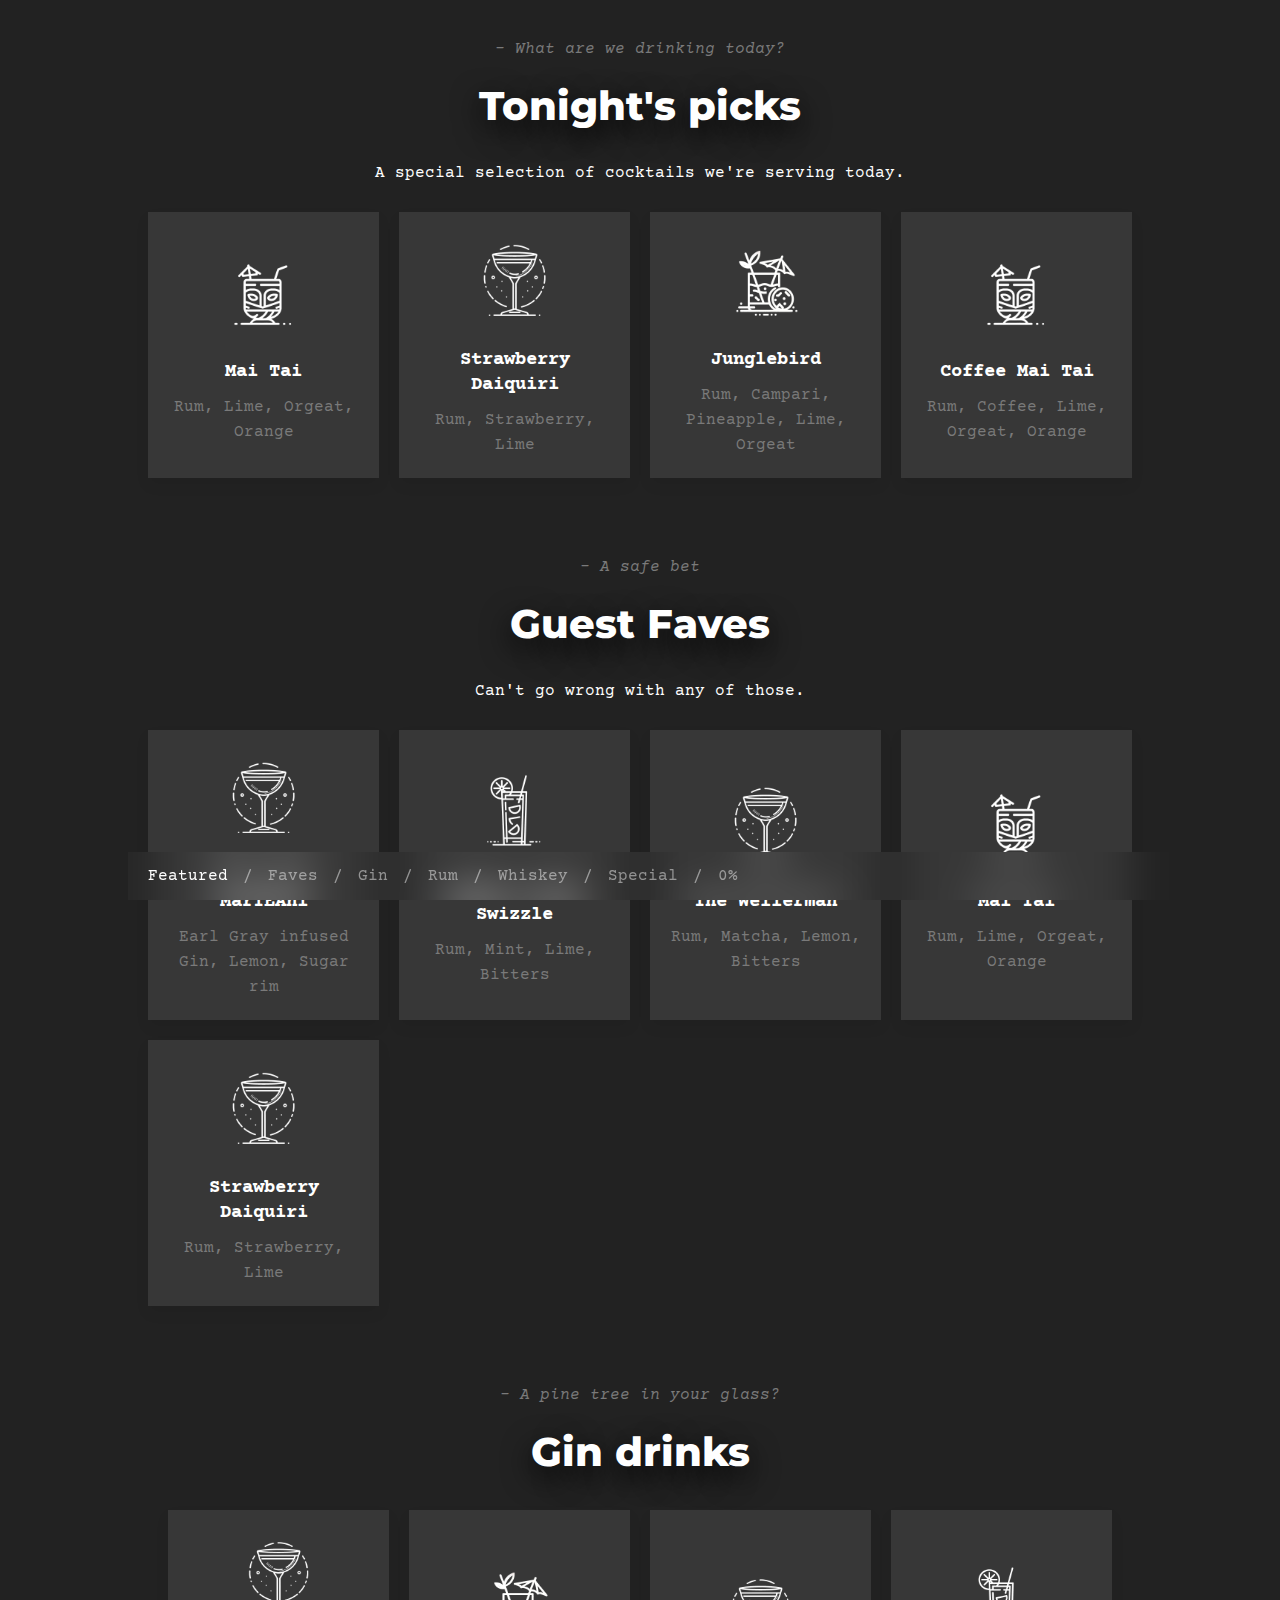
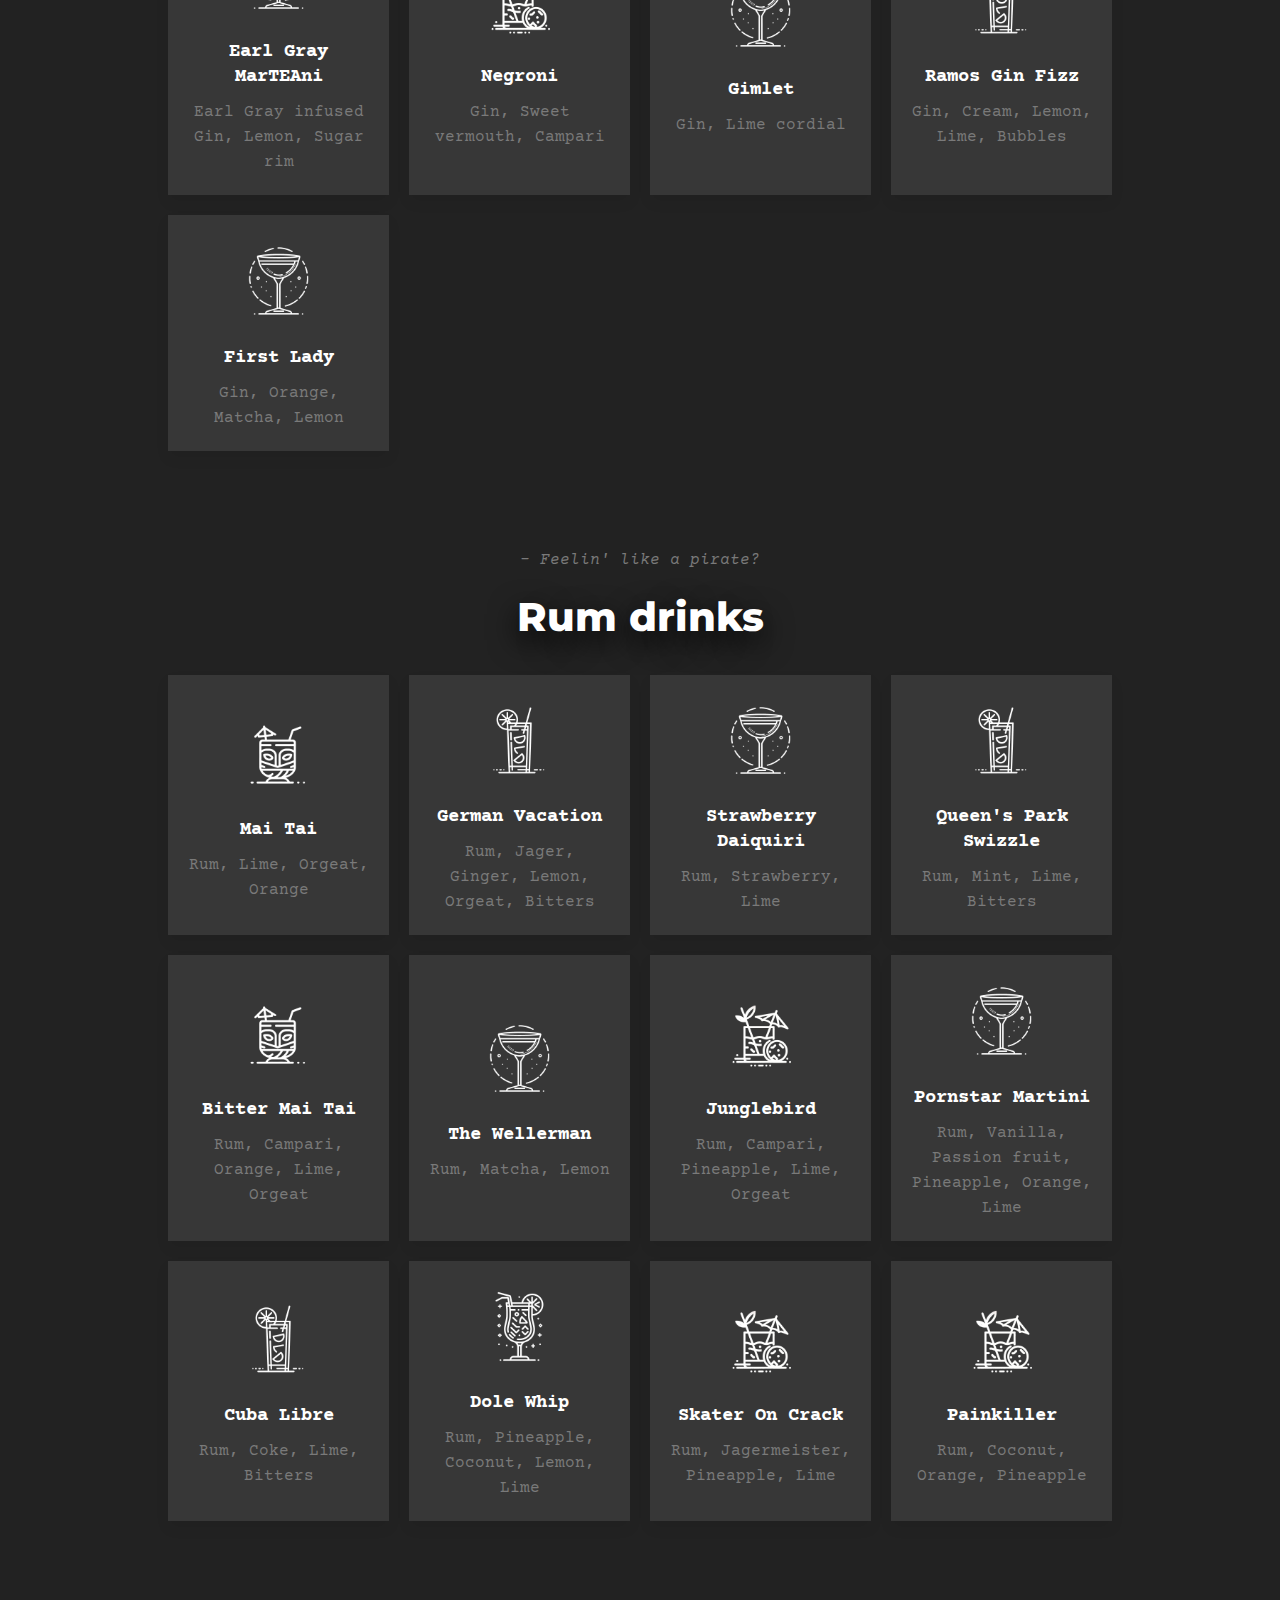
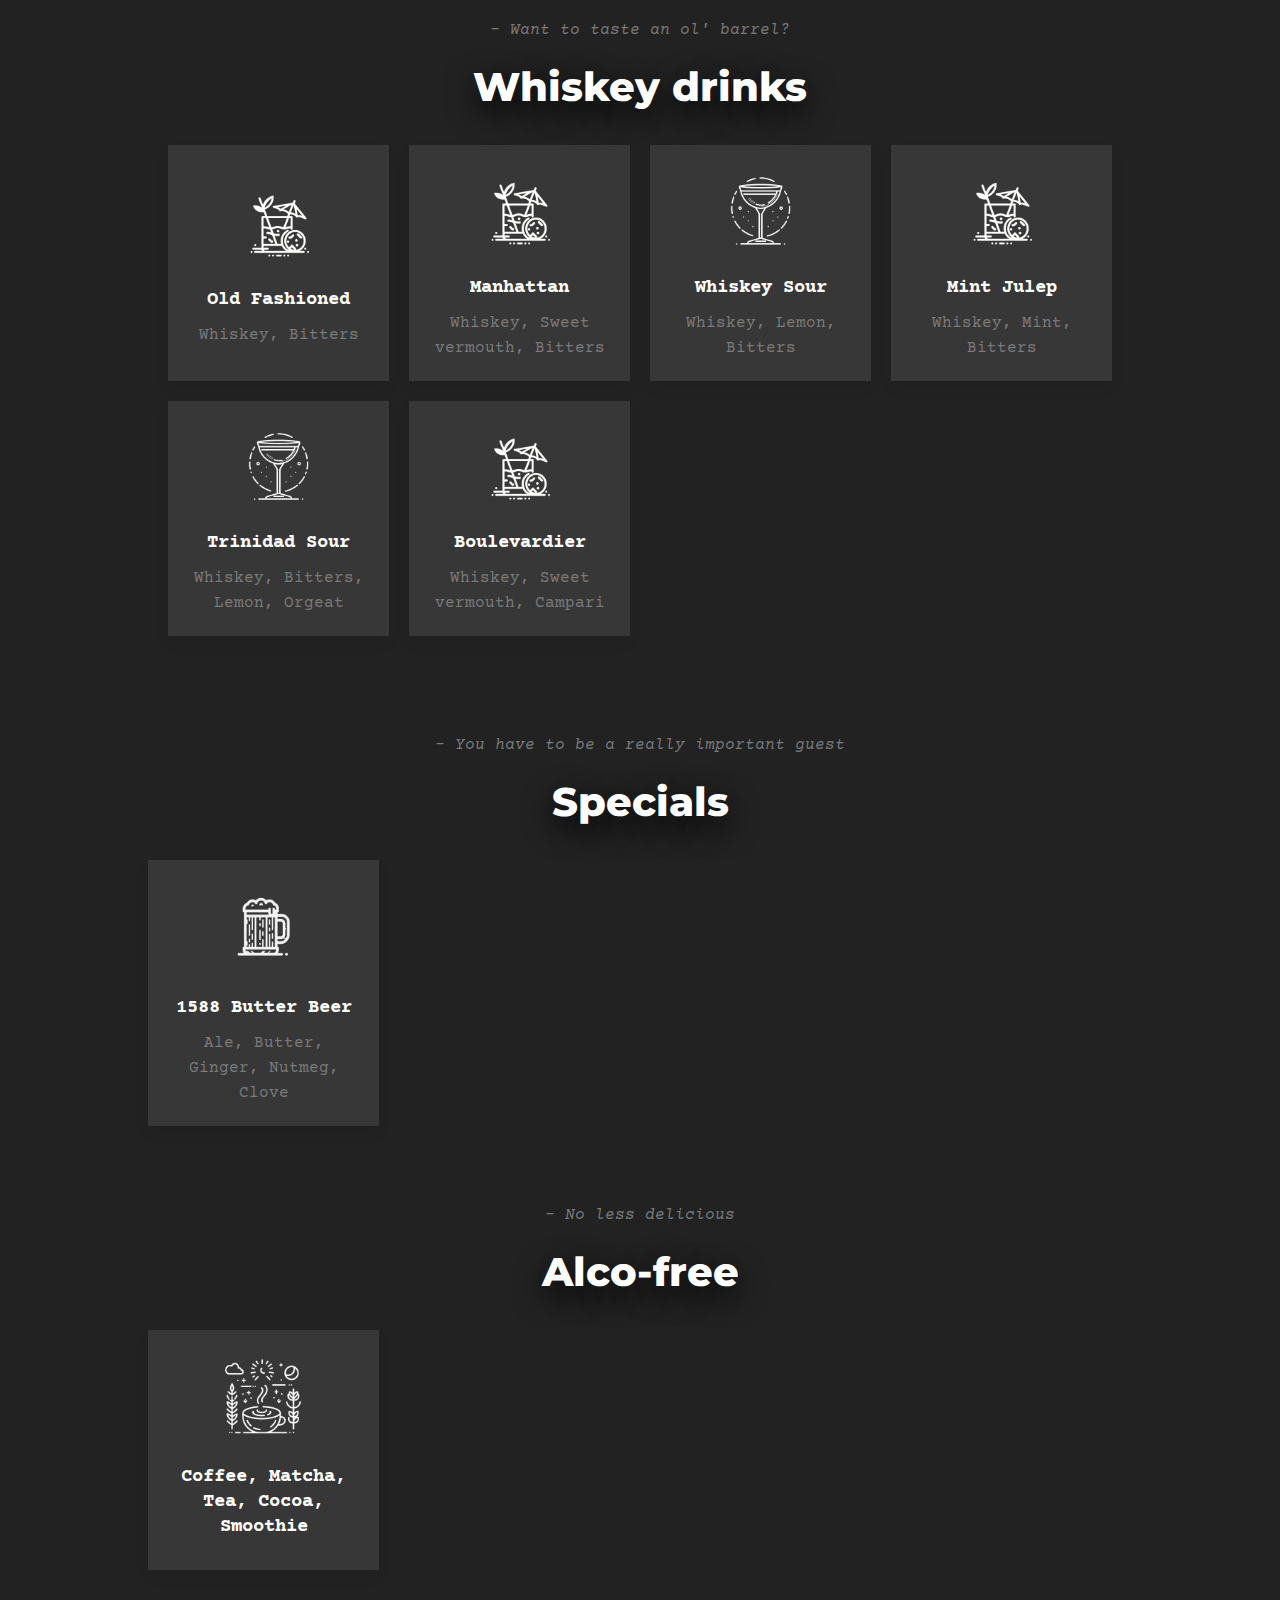
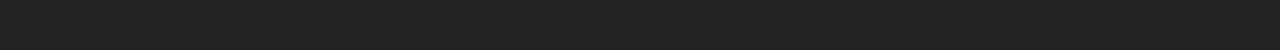
<file: index.html>
<!doctype html>

<html class="no-js" lang="en">
	<head>
		<meta charset="utf-8">
		<meta http-equiv="x-ua-compatible" content="ie=edge">
		<meta name="viewport" content="width=device-width, initial-scale=1">
    <link href="css/main.css" rel="stylesheet">
		<script defer src="js/main.js"></script>
		<script defer src="js/Tocca.min.js"></script>

		<link rel="icon" type="image/x-icon" href="favicon.ico">   

    <link rel="preconnect" href="https://fonts.googleapis.com">
    <link rel="preconnect" href="https://fonts.gstatic.com" crossorigin>
		<link href="https://fonts.googleapis.com/css2?family=Courier+Prime:ital@0;1&family=Montserrat:ital,wght@0,400;0,800;1,400&display=swap" rel="stylesheet">

		<title>Cocktail Menu</title>
		<meta name="theme-color" content="#222222">
		<!-- <meta name="description" content="Cocktail menu project. Get the code, tweak the settings, add recipies and you're good to go!"> -->
		<meta name="description" content="Yes I built my own cocktail menu. Yes that's actually quite useful.">

    <style>

      /*  

          Change color settings here by changing hex codes. 
          Preview the changes by clicking on "html" in DevTools and going to ":root" in styles. 
          Replace hex-code with "0" to disable the setting (ex. to disable text-shadow-color). 

      */

      :root {
        /*----- Main background and text color -----*/
        --main-bg-color: #222;
        --main-text-color: #fff;

        /*----- Card and section background color -----*/
        --card-bg-color: #373737;
        /* --section-bg-color: #ffffff; */

        /*----- Subdued text color -----*/
        --subdued-text-color: #7a7a7a;

        /*----- Heading text shadow -----*/
        --text-shadow: 0px 10px 30px #000;

        /*----- Neon sign color -----*/
        --neon-sign-color: #c8851c;

        /*----- Font families -----*/
        --heading-font: 'Montserrat', sans-serif;
        --body-font: 'Courier Prime', monospace;

        /*----- Quickly adjust font-size throughout the site -----*/
        --base-font-size: 10px;

        /*----- Adjusts body font size -----*/
        --body-font-size: 1.6rem;

        /*----- Some fonts have issues with line-height. Try different margin-bottoms -----*/
        --heading-margin-bottom: 3rem;
        --heading-margin-top: 2rem;
        --heading-font-line-height: 1.4;

        /*----- Section border -----*/
        /* --section-border: 3px solid #222; */

        /*----- Card icon width relative to the card -----*/
        --card-icon-width: 50%;   
      }

    </style>
	</head> 

	<body>



    <nav>
      <a href="#t">Featured</a> <span>/</span>
      <a href="#f">Faves</a> <span>/</span>
      <a href="#g">Gin</a> <span>/</span>
      <a href="#r">Rum</a> <span>/</span>
      <a href="#w">Whiskey</a> <span>/</span>
      <a href="#s">Special</a> <span>/</span>
      <a href="#0">0%</a>
    </nav>




    <section id="t" class="menu-slider">
			<p class="subtitle center">- What are we drinking today?</p>

      <!-- 
        Class options: 
          center - centers text
          desktop-center - centers text on desktop only
          mobile-center - centers text on mobile only
          text-shadow - adds a text shadow
          neon - adds pulsating neon sign-like effect
          neon-on-tap - enable neon sign-like effect on double-tap
      -->
			<h1 class="center text-shadow neon-on-load">
				Tonight's picks
			</h1>

			<p class="description center">A special selection of cocktails we're serving today.</p>

      <!-- 
        Class options: 
          vertical - switches to stacked card layout
          icons - adjusts image sizes to fit icons
          card-shadow - adds shadow to cards
          invert - inverts image color
      -->
			<div class="slider-wrapper vertical icons invert card-shadow center">

        <div class="card">
					<img src="img/tiki.webp" class="card__image">
					<p class="card__name">Mai Tai</p>
					<p class="card__recipe">Rum, Lime, Orgeat, Orange</p>
					<p class="card__formula">
            2 oz Rum 
            1 oz Lime
            0.5 oz Curacao 
            0.75 oz Orgeat
            0.25 oz Simple
          </p>
				</div>

        <div class="card">
					<img src="img/coupe.webp" class="card__image">
					<p class="card__name">Strawberry Daiquiri</p>
					<p class="card__recipe">Rum, Strawberry, Lime</p>
					<p class="card__formula">
            2:1:1
          </p>
				</div>

        <div class="card">
					<img src="img/rocks.webp" class="card__image">
					<p class="card__name">Junglebird</p>
					<p class="card__recipe">Rum, Campari, Pineapple, Lime, Orgeat</p>
					<p class="card__formula">
            1.5 oz Rum
            0.75 oz Campari
            1.5 oz Pineapple
            0.5 oz Lime
            0.5 oz Simple
          </p>
          <div class="palette">
            <color style="--color: #ffffff"></color>
            <color style="--color: rgb(238 123 59)"></color>
            <color style="--color: rgba(154,12,0,1)"></color>
          </div>
				</div>

        <!-- <div class="card">
					<img src="img/coupe.webp" class="card__image">
					<p class="card__name">Whiskey Sour</p>
					<p class="card__recipe">Whiskey, Lemon, Bitters</p>
					<p class="card__formula">
            2:1:1
            Egg white
            Ango dots
          </p>
          <div class="palette">
            <color style="--color: #ffffff"></color>
            <color style="--color: rgb(240 219 45) "></color>
            <color style="--color: rgb(203 142 21)"></color>
          </div>
				</div> -->

        <div class="card">
					<img src="img/tiki.webp" class="card__image">
					<p class="card__name">Coffee Mai Tai</p>
					<p class="card__recipe">Rum, Coffee, Lime, Orgeat, Orange</p>
					<p class="card__formula">
            1.5 oz Rum 
            1 oz Lime
            0.5 oz Curacao 
            0.5 oz Coffee liqueur 
            0.75 oz Orgeat
          </p>
				</div>

        <!-- <div class="card">
					<img src="img/coupe.webp" class="card__image">
					<p class="card__name">Espresso Martini</p>
					<p class="card__recipe">Vodka, Coffee</p>
					<p class="card__formula">
            1:1:1 Espresso:Vodka:Coffee liqueur
          </p>
        </div> -->

        <!-- <div class="card">
					<img src="img/pina.webp" class="card__image">
					<p class="card__name">Dole Whip</p>
					<p class="card__recipe">Rum, Pineapple, Coconut, Banana, Lemon, Lime</p>
					<p class="card__formula">
            2 oz Rum
            450 g Frozen pineapple
            1/2 Banana
            2.6 oz/77 ml Coconut milk
            3 tbs/36 g Sugar
            0.25 oz Lemon + Lime
          </p>
          <div class="palette">
            <color style="--color: rgb(244 233 110)"></color>
          </div>
				</div> -->

        <!-- <div class="card">
					<img src="img/tall.webp" class="card__image">
					<p class="card__name">Ramos Gin Fizz</p>
					<p class="card__recipe">Gin, Cream, Lemon, Lime, Bubbles</p>
					<p class="card__formula">
            2 oz Gin
            1 oz Heavy cream
            3 dashes OBW
            0.5 oz Simple
            0.5 oz Lime, Lemon
            Egg white
          </p>
				</div> -->

        <!-- <div class="card">
					<img src="img/coupe.webp" class="card__image">
					<p class="card__name">Frozen Queen's Park Swizzle</p>
					<p class="card__recipe">Rum, Mint, Lime, Bitters</p>
					<p class="card__formula">
            2.25 oz sugared Rum
            0.5 oz Lime
            2-10 dashes Ango
            8-10 Mint leaves
            120 ml Ice
            2-5 drops Saline

            - - - - - - - - -
            
            2 oz Rum 
            8-10 Mint leaves
            2-10 dashes Ango
            1 oz Lime
            0.75 oz Simple
          </p>
          <div class="palette">
            <color style="--color: rgb(158 16 17)"></color>
            <color style="--color: rgb(239 188 79)"></color>
            <color style="--color: rgb(42 83 3)"></color>
          </div>
				</div> -->

        <!-- <div class="card">
					<img src="img/tiki.webp" class="card__image">
					<p class="card__name">Bitter Mai Tai</p>
					<p class="card__recipe">Rum, Campari, Orange, Lime, Orgeat</p>
					<p class="card__formula">
            0.75 oz Rum
            1.5 oz Campari
            1 oz Lime
            0.75 oz Orgeat
            0.5 oz Cointreau
          </p>
				</div> -->

        <!-- <div class="card">
					<img src="img/coupe.webp" class="card__image">
					<p class="card__name">Pornstar Martini</p>
					<p class="card__recipe">Rum, Vanilla, Passion fruit, Pineapple, Orange, Lime</p>
					<p class="card__formula">
            1.5 x Passion fruits
            2 oz Rum/Vodka
            0.75 oz Syrup
            2 oz Pineapple
            1 oz Lime
            3 dashes Orange bitters
          </p>
        </div> -->

			</div>
		</section>	




    <section id="f" class="menu-slider">
			<p class="subtitle center">- A safe bet</p>

			<h1 class="center text-shadow neon-on-load">
				Guest Faves
			</h1>

			<p class="description center">Can't go wrong with any of those.</p>

			<div class="slider-wrapper vertical icons invert card-shadow center">

        <div class="card">
          <img src="img/coupe.webp" class="card__image">
          <p class="card__name">Earl Gray MarTEAni</p>
          <p class="card__recipe">Earl Gray infused Gin, Lemon, Sugar rim</p>
          <p class="card__formula">
            1.5 oz Infused Gin 
            0.75 oz Lemon 
            1 Egg white
            1 oz Simple
          </p>
        </div>

        <div class="card">
					<img src="img/tall.webp" class="card__image">
					<p class="card__name">Queen's Park Swizzle</p>
					<p class="card__recipe">Rum, Mint, Lime, Bitters</p>
					<p class="card__formula">
            2 oz Rum
            8-10 Mint leaves
            2-10 dashes Ango
            1 oz Lime
            0.75 oz Simple
          </p>
          <div class="palette">
            <color style="--color: rgb(158 16 17)"></color>
            <color style="--color: rgb(239 188 79)"></color>
            <color style="--color: rgb(42 83 3)"></color>
          </div>
				</div>

        <div class="card">
					<img src="img/coupe.webp" class="card__image">
					<p class="card__name">The Wellerman</p>
					<p class="card__recipe">Rum, Matcha, Lemon, Bitters</p>
					<p class="card__formula">
            2:1:0.75
            1 tsp Matcha
            Egg white
            Ango dots
          </p>
          <div class="palette">
            <color style="--color: #ffffff"></color>
            <color style="--color: rgb(169 176 99)"></color>
            <color style="--color: rgb(67 70 23)"></color>
          </div>
          <color style="--color: linear-gradient(0deg, rgb(67 70 23) 1%, rgb(169 176 99) 84%, rgba(255,255,255,1) 84%, rgba(255,255,255,1) 100%);"></color>
				</div>

        <div class="card">
					<img src="img/tiki.webp" class="card__image">
					<p class="card__name">Mai Tai</p>
					<p class="card__recipe">Rum, Lime, Orgeat, Orange</p>
					<p class="card__formula">
            2 oz Rum 
            1 oz Lime
            0.5 oz Curacao 
            0.75 oz Orgeat
            0.25 oz Simple
          </p>
				</div>

        <div class="card">
					<img src="img/coupe.webp" class="card__image">
					<p class="card__name">Strawberry Daiquiri</p>
					<p class="card__recipe">Rum, Strawberry, Lime</p>
					<p class="card__formula">
            2:1:1
          </p>
				</div>
        
			</div>
		</section>	




		<section id="g" class="menu-slider">
			<p class="subtitle center">- A pine tree in your glass?</p>

			<h1 class="center text-shadow neon-on-load">
				Gin drinks
			</h1>

      <p class="description center"></p>


			<!-- Add the class "vertical" to the div below to switch to a stacked layout. -->
			<div class="slider-wrapper icons invert card-shadow">

        <div class="card">
          <img src="img/coupe.webp" class="card__image">
          <p class="card__name">Earl Gray MarTEAni</p>
          <p class="card__recipe">Earl Gray infused Gin, Lemon, Sugar rim</p>
          <p class="card__formula">
            1.5 oz Infused Gin 
            0.75 oz Lemon 
            1 Egg white
            1 oz Simple
          </p>
        </div>

        <div class="card">
					<img src="img/rocks.webp" class="card__image">
					<p class="card__name">Negroni</p>
					<p class="card__recipe">Gin, Sweet vermouth, Campari</p>
					<p class="card__formula">
            1:1:1
          </p>
				</div>

        <div class="card">
					<img src="img/coupe.webp" class="card__image">
					<p class="card__name">Gimlet</p>
					<p class="card__recipe">Gin, Lime cordial</p>
					<p class="card__formula">
            2 oz Gin 
            0.75 oz Simple
            0.75 oz Lime superjuice
          </p>
				</div>

        <div class="card">
					<img src="img/tall.webp" class="card__image">
					<p class="card__name">Ramos Gin Fizz</p>
					<p class="card__recipe">Gin, Cream, Lemon, Lime, Bubbles</p>
					<p class="card__formula">
            2 oz Gin
            1 oz Heavy cream
            3 dashes OBW
            0.5 oz Simple
            0.5 oz Lime, Lemon
            Egg white
          </p>
				</div>

        <div class="card">
					<img src="img/coupe.webp" class="card__image">
					<p class="card__name">First Lady</p>
					<p class="card__recipe">Gin, Orange, Matcha, Lemon</p>
					<p class="card__formula">
            1.5 oz Gin 
            0.5 oz Cointreau
            0.5 oz Simple
            0.5 oz Lemon
            1 tsp Matcha
            Egg white
          </p>
				</div>
        
			</div>
		</section>	







    <section id="r"  class="menu-slider">
			<p class="subtitle center">- Feelin' like a pirate?</p>

			<h1 class="center text-shadow neon-on-load">
				Rum drinks
			</h1>

      <p class="description center"></p>

			<!-- Add the class "vertical" to the div below to switch to a stacked layout. -->
			<div class="slider-wrapper icons invert card-shadow">

        <div class="card">
					<img src="img/tiki.webp" class="card__image">
					<p class="card__name">Mai Tai</p>
					<p class="card__recipe">Rum, Lime, Orgeat, Orange</p>
					<p class="card__formula">
            2 oz Rum 
            1 oz Lime
            0.5 oz Curacao 
            0.75 oz Orgeat
            0.25 oz Simple
          </p>
				</div>

        <div class="card">
					<img src="img/tall.webp" class="card__image">
					<p class="card__name">German Vacation</p>
					<p class="card__recipe">Rum, Jager, Ginger, Lemon, Orgeat, Bitters</p>
					<p class="card__formula">
            1 oz Rum 
            1 oz Jager
            Ginger
            0.75 Lemon
            0.75 oz Orgeat
            0.25 oz Simple
            3 dashes Peychauds
          </p>
				</div>
        
        <div class="card">
					<img src="img/coupe.webp" class="card__image">
					<p class="card__name">Strawberry Daiquiri</p>
					<p class="card__recipe">Rum, Strawberry, Lime</p>
					<p class="card__formula">
            2:1:1
          </p>
				</div>

        <div class="card">
					<img src="img/tall.webp" class="card__image">
					<p class="card__name">Queen's Park Swizzle</p>
					<p class="card__recipe">Rum, Mint, Lime, Bitters</p>
					<p class="card__formula">
            2 oz Rum
            8-10 Mint leaves
            2-10 dashes Ango
            1 oz Lime
            0.75 oz Simple
          </p>
				</div>

        <div class="card">
					<img src="img/tiki.webp" class="card__image">
					<p class="card__name">Bitter Mai Tai</p>
					<p class="card__recipe">Rum, Campari, Orange, Lime, Orgeat</p>
					<p class="card__formula">
            0.75 oz Rum
            1.5 oz Campari
            1 oz Lime
            0.75 oz Orgeat
            0.5 oz Cointreau
          </p>
				</div>

        <div class="card">
					<img src="img/coupe.webp" class="card__image">
					<p class="card__name">The Wellerman</p>
					<p class="card__recipe">Rum, Matcha, Lemon</p>
					<p class="card__formula">
            2:1:0.5
            1 tsp Matcha
            Egg white
          </p>
				</div>

        <div class="card">
					<img src="img/rocks.webp" class="card__image">
					<p class="card__name">Junglebird</p>
					<p class="card__recipe">Rum, Campari, Pineapple, Lime, Orgeat</p>
					<p class="card__formula">
            1.5 oz Rum
            0.75 oz Campari
            1.5 oz Pineapple
            0.5 oz Lime
            0.5 oz Simple
          </p>
				</div>

        <div class="card">
					<img src="img/coupe.webp" class="card__image">
					<p class="card__name">Pornstar Martini</p>
					<p class="card__recipe">Rum, Vanilla, Passion fruit, Pineapple, Orange, Lime</p>
					<p class="card__formula">
            1.5 x Passion fruits
            2 oz Rum/Vodka
            0.75 oz Syrup
            2 oz Pineapple
            1 oz Lime
            3 dashes Orange bitters
          </p>
        </div>
        
        <div class="card">
					<img src="img/tall.webp" class="card__image">
					<p class="card__name">Cuba Libre</p>
					<p class="card__recipe">Rum, Coke, Lime, Bitters</p>
					<p class="card__formula">
            2 oz Rum
            2 dashes Ango
            0.75 oz Lime
            Top w Coke
          </p>
				</div>

        <div class="card">
					<img src="img/pina.webp" class="card__image">
					<p class="card__name">Dole Whip</p>
					<p class="card__recipe">Rum, Pineapple, Coconut, Lemon, Lime</p>
					<p class="card__formula">
            2 oz Rum
            450 g Frozen pineapple
            2.6 oz Coconut milk
            3 tbs/36 g Sugar
            0.25 oz Lemon + Lime
          </p>
				</div>

        <div class="card">
					<img src="img/rocks.webp" class="card__image">
					<p class="card__name">Skater On Crack</p>
					<p class="card__recipe">Rum, Jagermeister, Pineapple, Lime</p>
					<p class="card__formula">
            1:1:1:0.75:0.75
          </p>
				</div>

        <div class="card">
					<img src="img/rocks.webp" class="card__image">
					<p class="card__name">Painkiller</p>
					<p class="card__recipe">Rum, Coconut, Orange, Pineapple</p>
					<p class="card__formula">
            2 oz Rum 
            4 oz Pineapple
            1 oz Orange
            1 oz Cream of coconut
            Open pour
            Grated nutmeg
          </p>
				</div>

			</div>
		</section>	









		<section id="w"  class="menu-slider">
			<p class="subtitle center">- Want to taste an ol' barrel?</p>

			<h1 class="center text-shadow neon-on-load">
				Whiskey drinks
			</h1>

      <p class="description center"></p>

			<!-- Add the class "vertical" to the div below to switch to a stacked layout. -->
			<div class="slider-wrapper icons invert card-shadow">

        <div class="card">
					<img src="img/rocks.webp" class="card__image">
					<p class="card__name">Old Fashioned</p>
					<p class="card__recipe">Whiskey, Bitters</p>
					<p class="card__formula">
            2 oz Whiskey 
            0.25 oz Simple
            2 dash Ango
          </p>
        </div>

        <!-- The Stranglehold

• 1 1/4 ounce Diplomatico rum

• 3/4 ounce Small Hand Foods orgeat

• 3/4 ounce freshly squeezed lime juice

• 1/2 ounce Rittenhouse 100 proof rye whiskey

• 1/2 ounce Angostura bitters -->
      
        <div class="card">
					<img src="img/rocks.webp" class="card__image">
					<p class="card__name">Manhattan</p>
					<p class="card__recipe">Whiskey, Sweet vermouth, Bitters</p>
					<p class="card__formula">
            2 oz W
            1 oz Sweet vermouth
            2 dash Ango
          </p>
				</div>

        <div class="card">
					<img src="img/coupe.webp" class="card__image">
					<p class="card__name">Whiskey Sour</p>
					<p class="card__recipe">Whiskey, Lemon, Bitters</p>
					<p class="card__formula">
            2:1:1
            Egg white
          </p>
				</div>

        <div class="card">
					<img src="img/rocks.webp" class="card__image">
					<p class="card__name">Mint Julep</p>
					<p class="card__recipe">Whiskey, Mint, Bitters</p>
					<p class="card__formula">
            3 oz Whiskey
            0.5 oz Simple
            Mint
            2 dash Ango
          </p>
				</div>

        <div class="card">
					<img src="img/coupe.webp" class="card__image">
					<p class="card__name">Trinidad Sour</p>
					<p class="card__recipe">Whiskey, Bitters, Lemon, Orgeat</p>
					<p class="card__formula">
            0.5 oz Whiskey
            1 oz Orgeat
            0.75 oz Lemon
            1 oz Ango
            Egg white
          </p>
				</div>

        <div class="card">
					<img src="img/rocks.webp" class="card__image">
					<p class="card__name">Boulevardier</p>
					<p class="card__recipe">Whiskey, Sweet vermouth, Campari</p>
					<p class="card__formula">
            1.5:1:1
          </p>
				</div>
			</div>
		</section>	




    



    <!-- <section class="menu-slider">
			<p class="subtitle center">- Lemonade with a surprise?</p>

			<h1 class="center text-shadow neon-on-load">
				Vodka drinks
			</h1>

      <p class="description center"></p>

			<div class="slider-wrapper icons invert card-shadow">

        <div class="card">
					<img src="img/rocks.webp" class="card__image">
					<p class="card__name">Boozy Shakerato</p>
					<p class="card__recipe">Vodka, Cream, Coffee</p>
					<p class="card__formula">
            ...
          </p>
				</div>

        <div class="card">
					<img src="img/coupe.webp" class="card__image">
					<p class="card__name">Espresso Martini</p>
					<p class="card__recipe">Vodka, Coffee</p>
					<p class="card__formula">
            1:1:1 Espresso:Vodka:Coffee liqueur
          </p>
        </div>

        <div class="card">
					<img src="img/coupe.webp" class="card__image">
					<p class="card__name">Espresso Martini</p>
					<p class="card__recipe">Vodka, Coffee</p>
					<p class="card__formula">
            1:1:1
            Vodka:Espresso:Coffee saccharum
          </p>
        </div>
			</div>
		</section>	 -->





    <section id="s" class="menu-slider">
			<p class="subtitle center">- You have to be a really important guest</p>

			<h1 class="center text-shadow neon-on-load">
				Specials
			</h1>

      <p class="description center"></p>

			<!-- Add the class "vertical" to the div below to switch to a stacked layout. -->
			<div class="slider-wrapper icons invert card-shadow vertical center">

        <div class="card">
					<img src="img/beer.webp" class="card__image">
					<p class="card__name">1588 Butter Beer</p>
					<p class="card__recipe">Ale, Butter, Ginger, Nutmeg, Clove</p>
					<p class="card__formula">
            In pan
            1.5 L Ale
            0.5 tsp Ginger, Nutmeg, Cloves
            Heat to low simmer

            In separate bowl
            1 cup/225 g Demerara sugar
            5 egg yolks

            Combine

            Melt in 100 g Butter
          </p>
        </div>

			</div>
		</section>	















    <section id="0" class="menu-slider">
			<p class="subtitle center">- No less delicious</p>

			<h1 class="center text-shadow neon-on-load">
				Alco-free
			</h1>

      <p class="description center"></p>

			<!-- Add the class "vertical" to the div below to switch to a stacked layout. -->
			<div class="slider-wrapper icons invert card-shadow vertical center">

        <div class="card">
					<img src="img/mug.webp" class="card__image">
					<p class="card__name">Coffee, Matcha, Tea, Cocoa, Smoothie</p>
					<!-- <p class="card__recipe">Whiskey, Bitters</p> -->
					<!-- <p class="card__formula">
            2 oz Whiskey 
            0.25 oz Simple
            2 dash Ango
          </p> -->
        </div>
       
			</div>
		</section>



    <!-- sugared booze:

    212 grams fine sugar
    1 liter alco -->


				<!-- <div class="card">
					<img src="img/old-fashioned-glass.png" class="card__image">
					<p class="card__name">Brandy Peach B*tch</p>
					<p class="card__recipe">Brandy, Lemon juice, Peach juice, Orgeat, Bitters</p>
					<p class="card__formula">
            1.5 oz Brandy 
            2 oz Peach juice
            1 oz Lemon juice
            0.5 oz Orgeat
            0.5 oz Amaro di Angostura 
            0.25 oz Simple
          </p>
				</div> -->


	</body> 
</html>
</file>
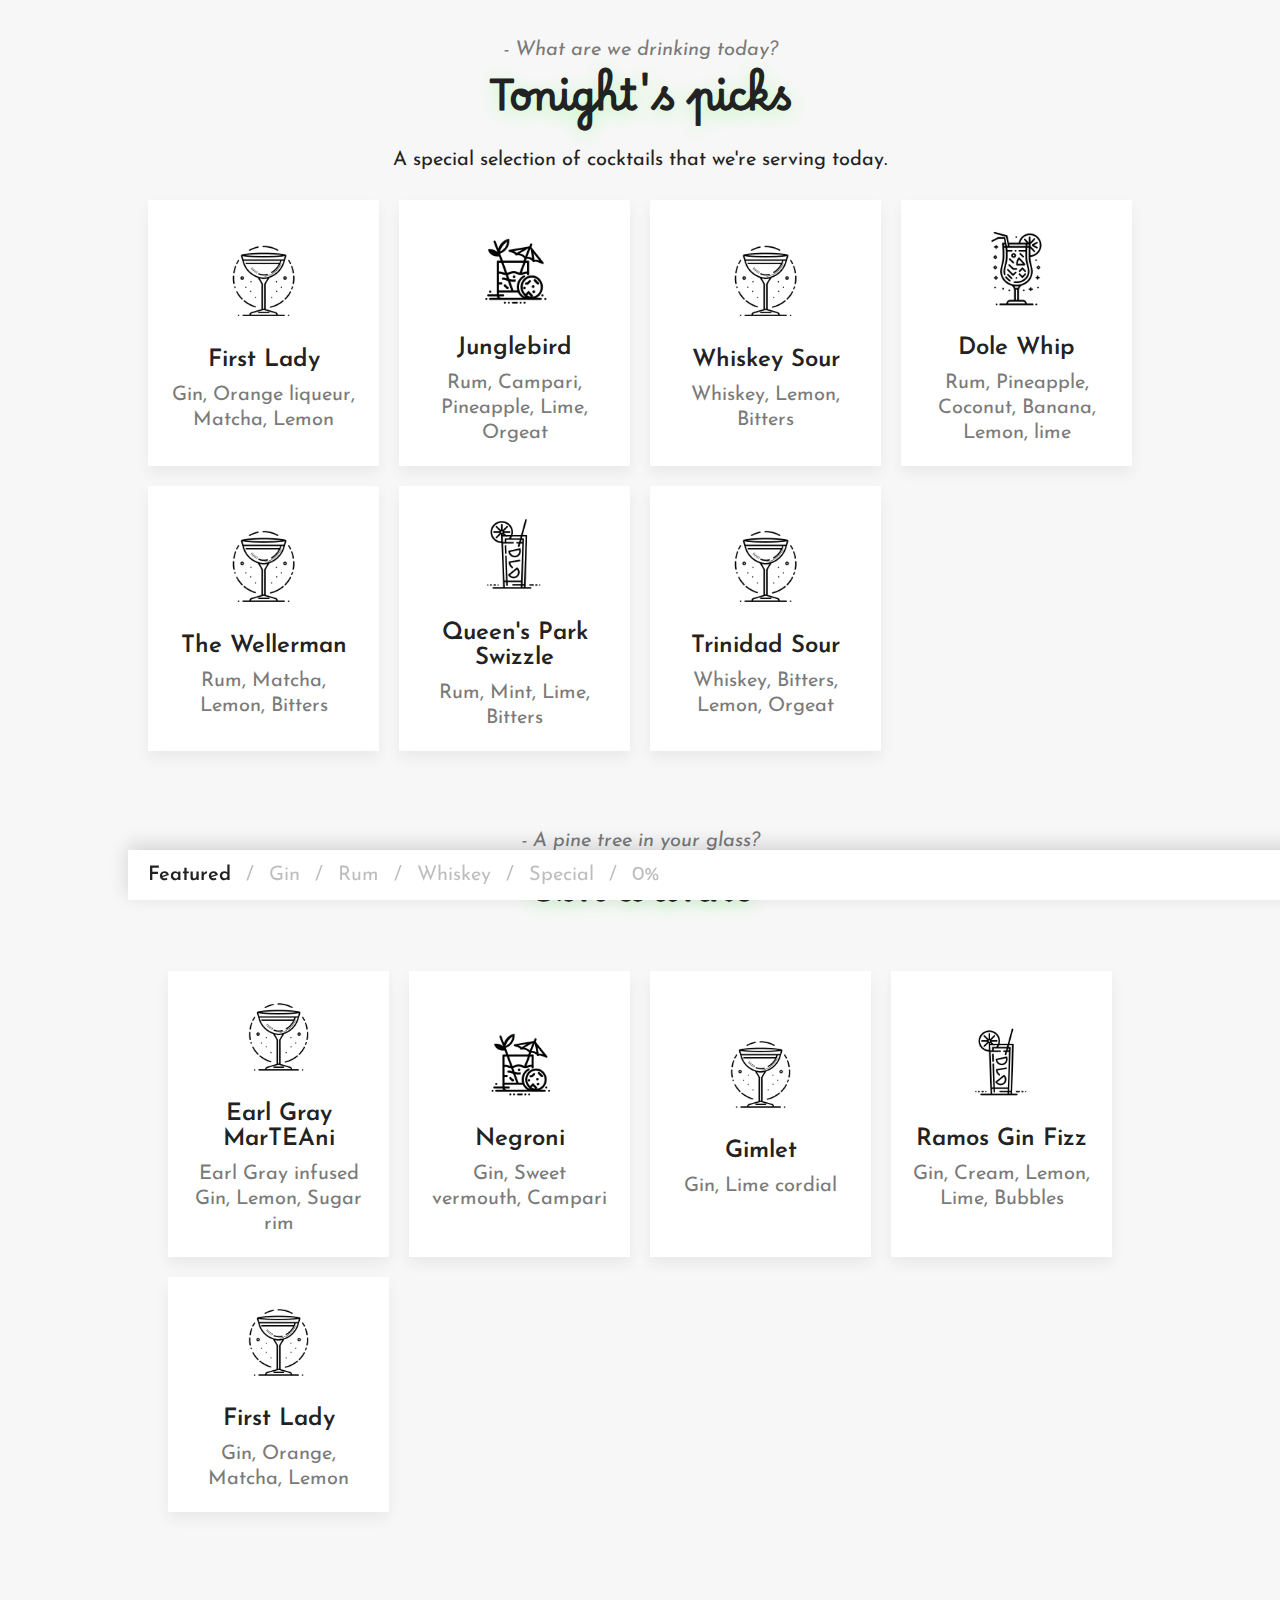
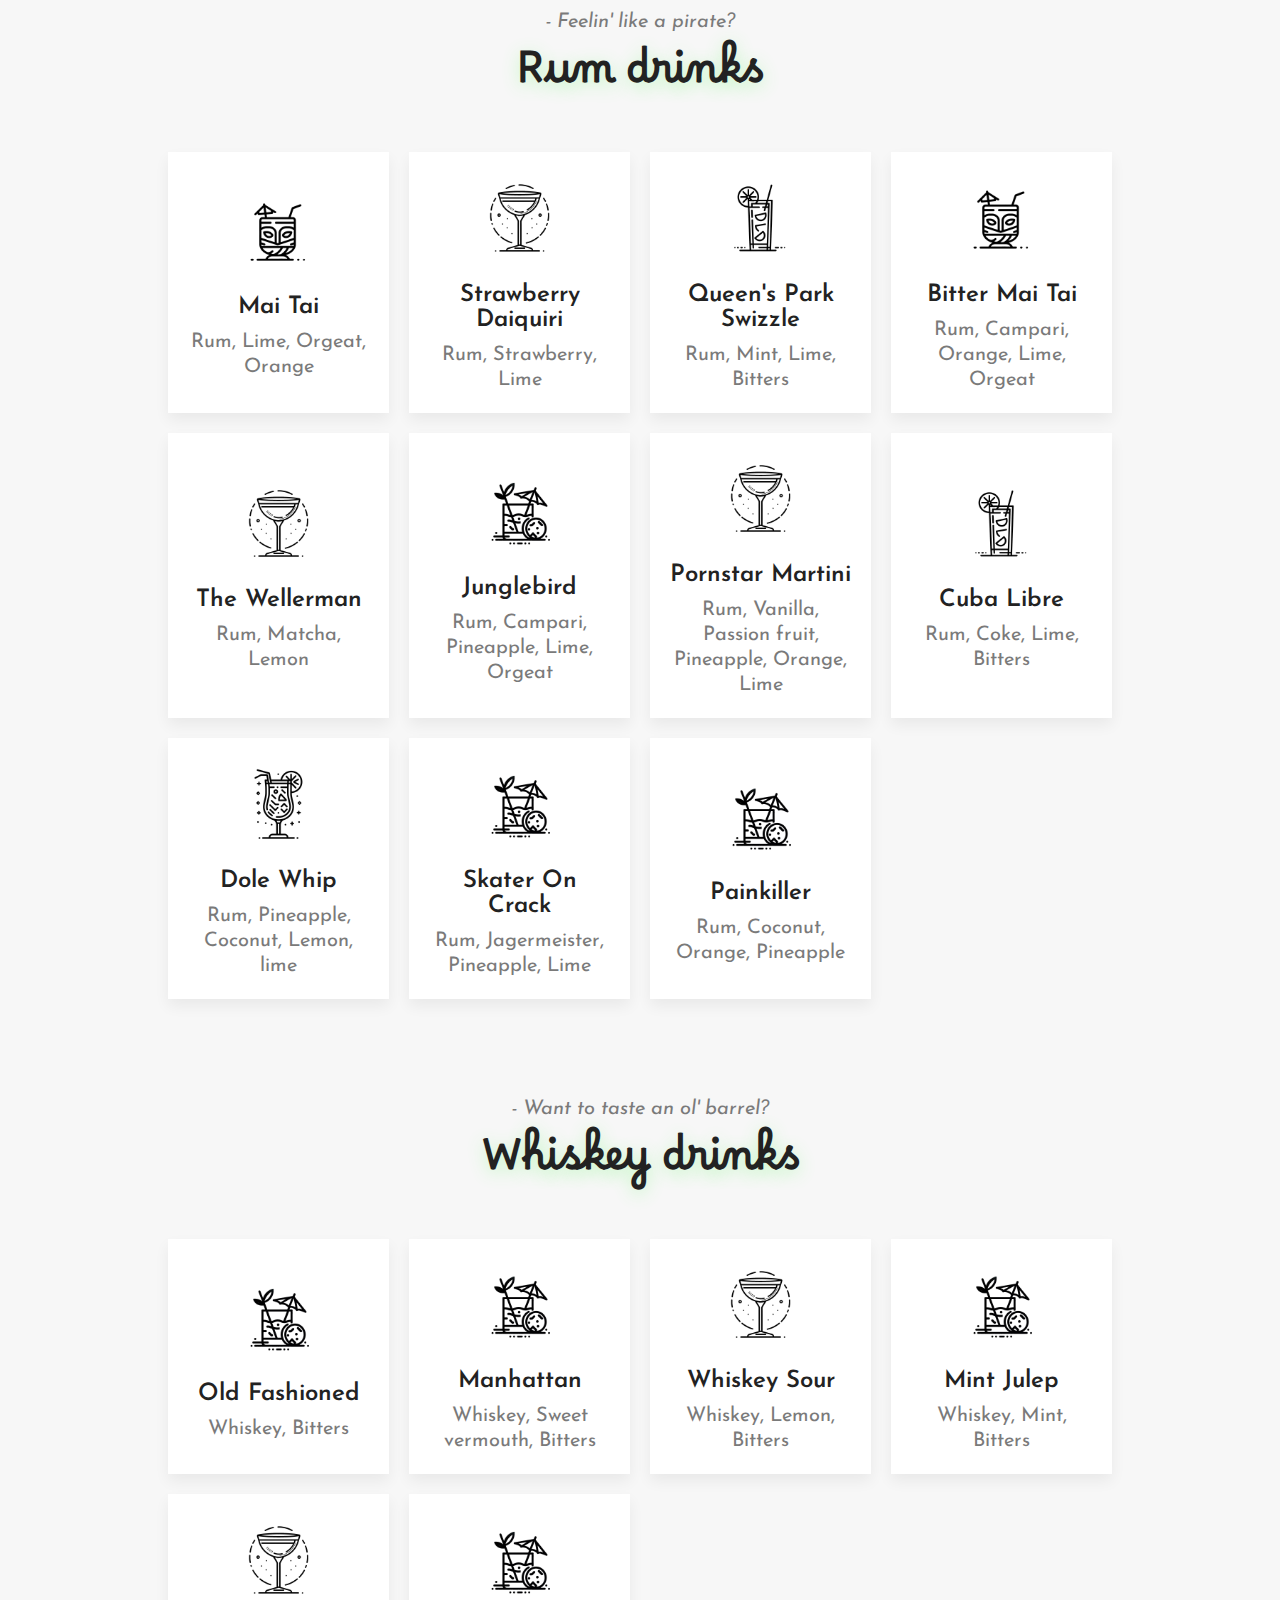
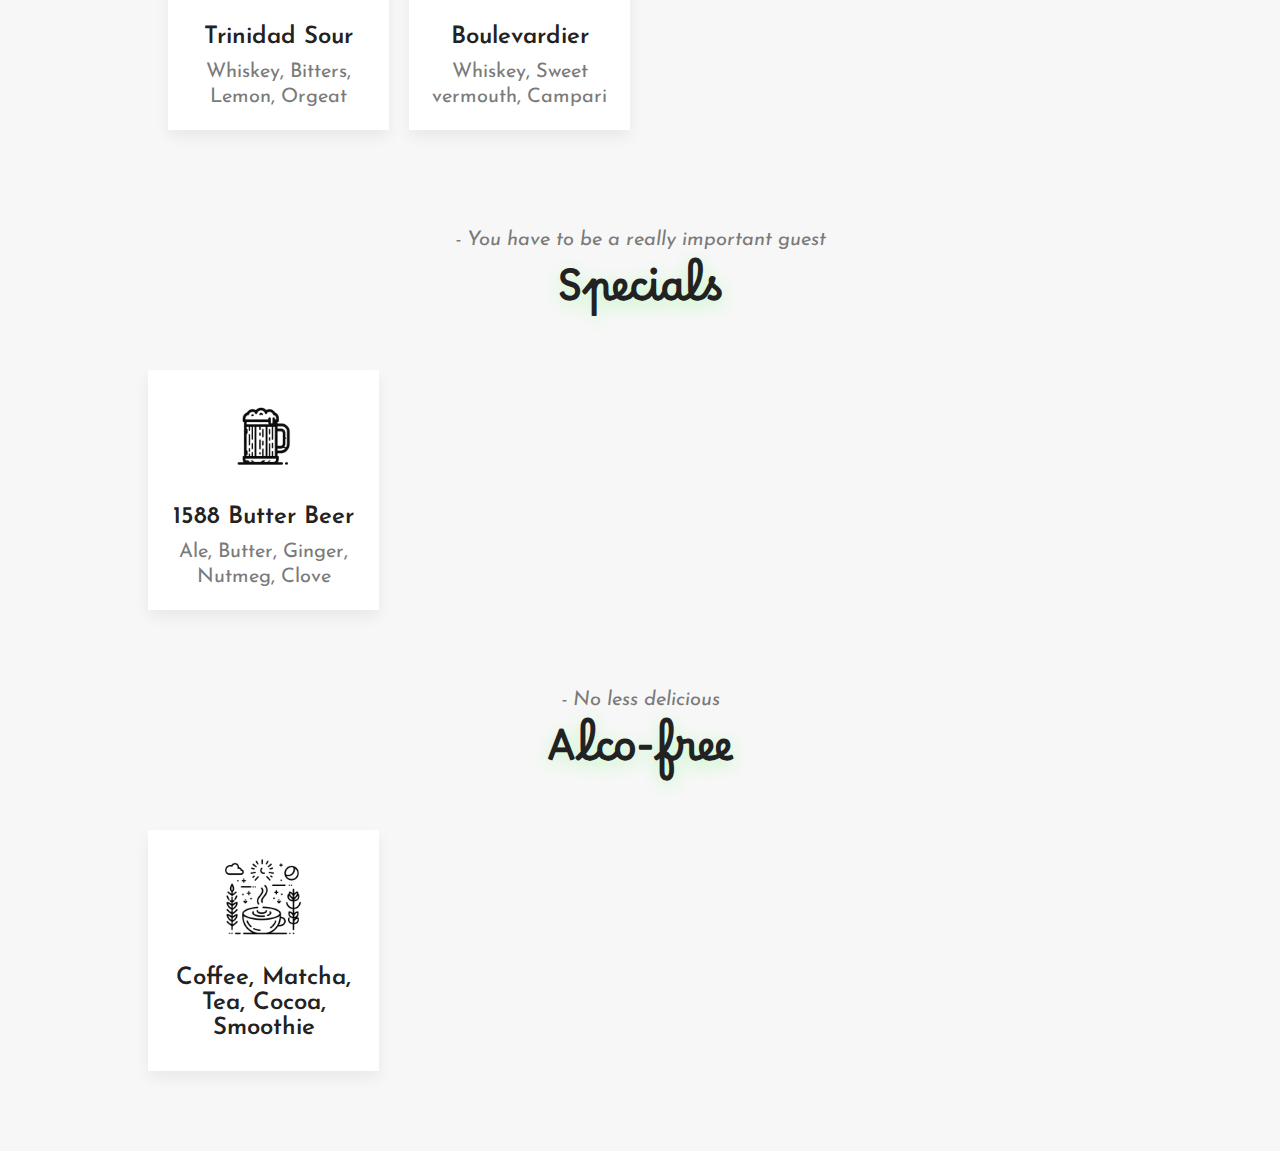
<file: classy-white.html>
<!doctype html>

<html class="no-js" lang="en">
	<head>
		<meta charset="utf-8">
		<meta http-equiv="x-ua-compatible" content="ie=edge">
		<meta name="viewport" content="width=device-width, initial-scale=1">
    <link href="css/main.css" rel="stylesheet">
		<script defer src="js/main.js"></script>
		<script defer src="js/Tocca.min.js"></script>

		<link rel="icon" type="image/x-icon" href="favicon.ico">   

    <!-- <link rel="preconnect" href="https://fonts.googleapis.com">
    <link rel="preconnect" href="https://fonts.gstatic.com" crossorigin>
		<link href="https://fonts.googleapis.com/css2?family=Courier+Prime:ital@0;1&family=Montserrat:ital,wght@0,400;0,800;1,400&display=swap" rel="stylesheet"> -->

    <link rel="preconnect" href="https://fonts.googleapis.com">
    <link rel="preconnect" href="https://fonts.gstatic.com" crossorigin>
    <link href="https://fonts.googleapis.com/css2?family=Borel&family=Josefin+Sans:ital,wght@0,300;0,600;1,300;1,600&display=swap" rel="stylesheet">

		<title>Cocktail Menu</title>
		<meta name="theme-color" content="#f7f7f7">
		<meta name="description" content="Cocktail menu project. Get the code, tweak the settings, add recipies and you're good to go!">

    <style>
      
      /*   
          Change color settings here by changing hex codes. 
          Preview the changes by clicking on "html" in DevTools and going to ":root" in styles. 
          Replace hex-code with "0" to disable the setting (ex. to disable text-shadow-color). 
      */
  
      :root {        
        --main-bg-color: #f7f7f7;
        --main-text-color: #222;  

        --card-bg-color: #ffffff;
        /* --section-bg-color: #ffffff; */

        --subdued-text-color: #7a7a7a;

        --text-shadow: 0px 4px 17px #52ff544d;
        --neon-sign-color: #20eb6e;

        --heading-font: 'Borel', cursive;
        --body-font: 'Josefin Sans', sans-serif;

        /*----- Quickly adjust font-size throughout the site -----*/
        --base-font-size: 10px;
        
        /*----- Adjusts body font size -----*/
        --body-font-size: 2rem;

        /*----- Some fonts have issues with line-height. Try different margin-bottoms -----*/
        /* --heading-margin-bottom: 3rem; */
        /* --heading-margin-top: 2rem; */
        /* --heading-font-line-height: 1.4; */

        /* --section-border: 3px solid #222;  */

        --card-icon-width: 50%;
      }
      

      nav {
        background: white;
        box-shadow: 0px -5px 19px #00000026;
        z-index: 999999999;
        -webkit-backdrop-filter: unset;
        backdrop-filter: unset;
        color: #00000042;
      }

      nav a.active {
        font-weight: 600;
      }

      .palette color {
        border: 2px solid black;
      }
  
    </style>
	</head> 

  <!-- 
    Class options: 
      bordered - adds a border around the section
  -->
  <body>



    <nav>
      <a href="#f">Featured</a> <span>/</span>
      <a href="#g">Gin</a> <span>/</span>
      <a href="#r">Rum</a> <span>/</span>
      <a href="#w">Whiskey</a> <span>/</span>
      <a href="#s">Special</a>  <span>/</span>
      <a href="#0">0%</a>
    </nav>




		<section id="f" class="menu-slider">
			<p class="subtitle center">- What are we drinking today?</p>

      <!-- 
        Class options: 
          center - centers text
          desktop-center - centers text on desktop only
          mobile-center - centers text on mobile only
          text-shadow - adds a text shadow
          neon - adds pulsating neon sign-like effect
          neon-on-tap - enable neon sign-like effect on double-tap
      -->
			<h1 class="center text-shadow neon-on-tap">
				Tonight's picks
			</h1>

			<p class="description center">A special selection of cocktails that we're serving today.</p>

      <!-- 
        Class options: 
          vertical - switches to stacked card layout
          icons - adjusts image sizes to fit icons
          card-shadow - adds shadow to cards
          - inverts image color
      -->
			<div class="slider-wrapper vertical icons card-shadow center">

        <div class="card">
					<img src="img/coupe.webp" class="card__image">
					<p class="card__name">First Lady</p>
					<p class="card__recipe">Gin, Orange liqueur, Matcha, Lemon</p>
					<p class="card__formula">
            1.5 oz Gin 
            0.5 oz Cointreau
            0.5 oz Simple
            0.5 oz Lemon
            1 tsp Matcha
            Egg white
          </p>
          <div class="palette">
            <color style="--color: #ffffff"></color>
            <color style="--color: #afb833"></color>
            <color style="--color: #566d13"></color>
          </div>
        </div>

        <div class="card">
					<img src="img/rocks.webp" class="card__image">
					<p class="card__name">Junglebird</p>
					<p class="card__recipe">Rum, Campari, Pineapple, Lime, Orgeat</p>
					<p class="card__formula">
            1.5 oz Rum
            0.75 oz Campari
            1.5 oz Pineapple
            0.5 oz Lime
            0.5 oz Simple
          </p>
          <div class="palette">
            <color style="--color: #ffffff"></color>
            <color style="--color: rgb(238 123 59)"></color>
            <color style="--color: rgba(154,12,0,1)"></color>
          </div>
				</div>

        <div class="card">
					<img src="img/coupe.webp" class="card__image">
					<p class="card__name">Whiskey Sour</p>
					<p class="card__recipe">Whiskey, Lemon, Bitters</p>
					<p class="card__formula">
            2:1:1
            Egg white
            Ango dots
          </p>
          <div class="palette">
            <color style="--color: #ffffff"></color>
            <color style="--color: rgb(240 219 45) "></color>
            <color style="--color: rgb(203 142 21)"></color>
          </div>
				</div>

        <div class="card">
					<img src="img/pina.webp" class="card__image">
					<p class="card__name">Dole Whip</p>
					<p class="card__recipe">Rum, Pineapple, Coconut, Banana, Lemon, lime</p>
					<p class="card__formula">
            2 oz Rum
            450 g Frozen pineapple
            1/2 Banana
            2.6 oz/77 ml Coconut milk
            3 tbs/36 g Sugar
            0.25 oz Lemon + Lime
            3 drops Saline
          </p>
          <div class="palette">
            <color style="--color: rgb(244 233 110)"></color>
          </div>
				</div>

        <div class="card">
					<img src="img/coupe.webp" class="card__image">
					<p class="card__name">The Wellerman</p>
					<p class="card__recipe">Rum, Matcha, Lemon, Bitters</p>
					<p class="card__formula">
            2:1:0.75
            1 tsp Matcha
            Egg white
            Ango dots
          </p>
          <div class="palette">
            <color style="--color: #ffffff"></color>
            <color style="--color: rgb(169 176 99)"></color>
            <color style="--color: rgb(67 70 23)"></color>
          </div>
          <color style="--color: linear-gradient(0deg, rgb(67 70 23) 1%, rgb(169 176 99) 84%, rgba(255,255,255,1) 84%, rgba(255,255,255,1) 100%);"></color>
				</div>

        <div class="card">
					<img src="img/tall.webp" class="card__image">
					<p class="card__name">Queen's Park Swizzle</p>
					<p class="card__recipe">Rum, Mint, Lime, Bitters</p>
					<p class="card__formula">
            2 oz Rum
            8-10 Mint leaves
            2-10 dashes Ango
            1 oz Lime
            0.75 oz Simple
          </p>
          <div class="palette">
            <color style="--color: rgb(158 16 17)"></color>
            <color style="--color: rgb(239 188 79)"></color>
            <color style="--color: rgb(42 83 3)"></color>
          </div>
				</div>

        <div class="card">
					<img src="img/coupe.webp" class="card__image">
					<p class="card__name">Trinidad Sour</p>
					<p class="card__recipe">Whiskey, Bitters, Lemon, Orgeat</p>
					<p class="card__formula">
            0.5 oz Whiskey
            1 oz Orgeat
            0.75 oz Lemon
            1 oz Ango
            Egg white
          </p>
          <div class="palette">
            <color style="--color: rgb(233 178 150)"></color>
            <color style="--color: rgb(69 0 2)"></color>
            <color style="--color: rgb(108 45 40)"></color>
          </div>
          <color style="--color: linear-gradient(0deg, rgb(108 45 40) 1%, rgb(69 0 2) 84%, rgb(233 178 150) 84%, rgb(234 170 126) 100%);"></color>
				</div>
			</div>
		</section>	





		<section id="g" class="menu-slider">
			<p class="subtitle center">- A pine tree in your glass?</p>

			<h1 class="center text-shadow neon-on-tap">
				Gin drinks
			</h1>

      <p class="description center"></p>


			<!-- Add the class "vertical" to the div below to switch to a stacked layout. -->
			<div class="slider-wrapper icons card-shadow">

        <div class="card">
          <img src="img/coupe.webp" class="card__image">
          <p class="card__name">Earl Gray MarTEAni</p>
          <p class="card__recipe">Earl Gray infused Gin, Lemon, Sugar rim</p>
          <p class="card__formula">
            1.5 oz Infused Gin 
            0.75 oz Lemon 
            1 Egg white
            1 oz Simple
          </p>
        </div>

        <div class="card">
					<img src="img/rocks.webp" class="card__image">
					<p class="card__name">Negroni</p>
					<p class="card__recipe">Gin, Sweet vermouth, Campari</p>
					<p class="card__formula">
            1:1:1
          </p>
				</div>

        <div class="card">
					<img src="img/coupe.webp" class="card__image">
					<p class="card__name">Gimlet</p>
					<p class="card__recipe">Gin, Lime cordial</p>
					<p class="card__formula">
            2 oz Gin 
            0.75 oz Simple
            0.75 oz Lime superjuice
          </p>
				</div>

        <div class="card">
					<img src="img/tall.webp" class="card__image">
					<p class="card__name">Ramos Gin Fizz</p>
					<p class="card__recipe">Gin, Cream, Lemon, Lime, Bubbles</p>
					<p class="card__formula">
            2 oz Gin
            1 oz Heavy cream
            3 dashes OBW
            0.5 oz Simple
            0.5 oz Lime, Lemon
            Egg white
          </p>
				</div>

        <div class="card">
					<img src="img/coupe.webp" class="card__image">
					<p class="card__name">First Lady</p>
					<p class="card__recipe">Gin, Orange, Matcha, Lemon</p>
					<p class="card__formula">
            1.5 oz Gin 
            0.5 oz Cointreau
            0.5 oz Simple
            0.5 oz Lemon
            1 tsp Matcha
            Egg white
          </p>
				</div>
        
			</div>
		</section>	









    <section id="r"  class="menu-slider">
			<p class="subtitle center">- Feelin' like a pirate?</p>

			<h1 class="center text-shadow neon-on-tap">
				Rum drinks
			</h1>

      <p class="description center"></p>

			<!-- Add the class "vertical" to the div below to switch to a stacked layout. -->
			<div class="slider-wrapper icons card-shadow">

        <div class="card">
					<img src="img/tiki.webp" class="card__image">
					<p class="card__name">Mai Tai</p>
					<p class="card__recipe">Rum, Lime, Orgeat, Orange</p>
					<p class="card__formula">
            2 oz Rum 
            1 oz Lime
            0.5 oz Curacao 
            0.75 oz Orgeat
            0.25 oz Simple
            2 drops Saline
          </p>
				</div>
        
        <div class="card">
					<img src="img/coupe.webp" class="card__image">
					<p class="card__name">Strawberry Daiquiri</p>
					<p class="card__recipe">Rum, Strawberry, Lime</p>
					<p class="card__formula">
            2:1:1
          </p>
				</div>

        <div class="card">
					<img src="img/tall.webp" class="card__image">
					<p class="card__name">Queen's Park Swizzle</p>
					<p class="card__recipe">Rum, Mint, Lime, Bitters</p>
					<p class="card__formula">
            2 oz Rum
            8-10 Mint leaves
            2-10 dashes Ango
            1 oz Lime
            0.75 oz Simple
          </p>
				</div>

        <div class="card">
					<img src="img/tiki.webp" class="card__image">
					<p class="card__name">Bitter Mai Tai</p>
					<p class="card__recipe">Rum, Campari, Orange, Lime, Orgeat</p>
					<p class="card__formula">
            0.75 oz Rum
            1.5 oz Campari
            1 oz Lime
            0.75 oz Orgeat
          </p>
				</div>

        <div class="card">
					<img src="img/coupe.webp" class="card__image">
					<p class="card__name">The Wellerman</p>
					<p class="card__recipe">Rum, Matcha, Lemon</p>
					<p class="card__formula">
            2:1:0.5
            1 tsp Matcha
            Egg white
          </p>
				</div>

        <div class="card">
					<img src="img/rocks.webp" class="card__image">
					<p class="card__name">Junglebird</p>
					<p class="card__recipe">Rum, Campari, Pineapple, Lime, Orgeat</p>
					<p class="card__formula">
            1.5 oz Rum
            0.75 oz Campari
            1.5 oz Pineapple
            0.5 oz Lime
            0.5 oz Simple
          </p>
				</div>

        <div class="card">
					<img src="img/coupe.webp" class="card__image">
					<p class="card__name">Pornstar Martini</p>
					<p class="card__recipe">Rum, Vanilla, Passion fruit, Pineapple, Orange, Lime</p>
					<p class="card__formula">
            1.5 x Passion fruits
            2 oz Rum/Vodka
            0.75 oz Syrup
            2 oz Pineapple
            1 oz Lime
            3 dashes Orange bitters
            3 drops Saline
          </p>
        </div>
        
        <div class="card">
					<img src="img/tall.webp" class="card__image">
					<p class="card__name">Cuba Libre</p>
					<p class="card__recipe">Rum, Coke, Lime, Bitters</p>
					<p class="card__formula">
            2 oz Rum
            2 dashes Ango
            0.75 oz Lime
            Top w Coke
          </p>
				</div>

        <div class="card">
					<img src="img/pina.webp" class="card__image">
					<p class="card__name">Dole Whip</p>
					<p class="card__recipe">Rum, Pineapple, Coconut, Lemon, lime</p>
					<p class="card__formula">
            2 oz Rum
            450 g Frozen pineapple
            2.6 oz Coconut milk
            3 tbs/36 g Sugar
            0.25 oz Lemon + Lime
            3 drops Saline
          </p>
				</div>

        <div class="card">
					<img src="img/rocks.webp" class="card__image">
					<p class="card__name">Skater On Crack</p>
					<p class="card__recipe">Rum, Jagermeister, Pineapple, Lime</p>
					<p class="card__formula">
            1:1:1:0.75:0.75
          </p>
				</div>

        <div class="card">
					<img src="img/rocks.webp" class="card__image">
					<p class="card__name">Painkiller</p>
					<p class="card__recipe">Rum, Coconut, Orange, Pineapple</p>
					<p class="card__formula">
            2 oz Rum 
            4 oz Pineapple
            1 oz Orange
            1 oz Cream of coconut
            Open pour
            Grated nutmeg
          </p>
				</div>

			</div>
		</section>	









		<section id="w"  class="menu-slider">
			<p class="subtitle center">- Want to taste an ol' barrel?</p>

			<h1 class="center text-shadow neon-on-tap">
				Whiskey drinks
			</h1>

      <p class="description center"></p>

			<!-- Add the class "vertical" to the div below to switch to a stacked layout. -->
			<div class="slider-wrapper icons card-shadow">

        <div class="card">
					<img src="img/rocks.webp" class="card__image">
					<p class="card__name">Old Fashioned</p>
					<p class="card__recipe">Whiskey, Bitters</p>
					<p class="card__formula">
            2 oz Whiskey 
            0.25 oz Simple
            2 dash Ango
          </p>
        </div>
      
        <div class="card">
					<img src="img/rocks.webp" class="card__image">
					<p class="card__name">Manhattan</p>
					<p class="card__recipe">Whiskey, Sweet vermouth, Bitters</p>
					<p class="card__formula">
            2 oz W
            1 oz Sweet vermouth
            2 dash Ango
          </p>
				</div>

        <div class="card">
					<img src="img/coupe.webp" class="card__image">
					<p class="card__name">Whiskey Sour</p>
					<p class="card__recipe">Whiskey, Lemon, Bitters</p>
					<p class="card__formula">
            2:1:1
            Egg white
          </p>
				</div>

        <div class="card">
					<img src="img/rocks.webp" class="card__image">
					<p class="card__name">Mint Julep</p>
					<p class="card__recipe">Whiskey, Mint, Bitters</p>
					<p class="card__formula">
            3 oz Whiskey
            0.5 oz Simple
            Mint
            2 dash Ango
          </p>
				</div>

        <div class="card">
					<img src="img/coupe.webp" class="card__image">
					<p class="card__name">Trinidad Sour</p>
					<p class="card__recipe">Whiskey, Bitters, Lemon, Orgeat</p>
					<p class="card__formula">
            0.5 oz Whiskey
            1 oz Orgeat
            0.75 oz Lemon
            1 oz Ango
            Egg white
          </p>
				</div>

        <div class="card">
					<img src="img/rocks.webp" class="card__image">
					<p class="card__name">Boulevardier</p>
					<p class="card__recipe">Whiskey, Sweet vermouth, Campari</p>
					<p class="card__formula">
            1.5:1:1
          </p>
				</div>
			</div>
		</section>	




    



    <!-- <section class="menu-slider">
			<p class="subtitle center">- Lemonade with a surprise?</p>

			<h1 class="center text-shadow neon-on-tap">
				Vodka drinks
			</h1>

      <p class="description center"></p>

			<div class="slider-wrapper icons card-shadow">

        <div class="card">
					<img src="img/coupe.webp" class="card__image">
					<p class="card__name">Espresso Martini</p>
					<p class="card__recipe">Vodka, Coffee</p>
					<p class="card__formula">
            1:1:1
            Vodka:Espresso:Coffee saccharum
          </p>
        </div>
			</div>
		</section>	 -->





    <section id="s" class="menu-slider">
			<p class="subtitle center">- You have to be a really important guest</p>

			<h1 class="center text-shadow neon-on-tap">
				Specials
			</h1>

      <p class="description center"></p>

			<!-- Add the class "vertical" to the div below to switch to a stacked layout. -->
			<div class="slider-wrapper icons card-shadow vertical center">

        <div class="card">
					<img src="img/beer.webp" class="card__image">
					<p class="card__name">1588 Butter Beer</p>
					<p class="card__recipe">Ale, Butter, Ginger, Nutmeg, Clove</p>
					<p class="card__formula">
            In pan
            1.5 L Ale
            0.5 tsp Ginger, Nutmeg, Cloves
            Heat to low simmer

            In separate bowl
            1 cup/225 g Demerara sugar
            5 egg yolks

            Combine

            Melt in 100 g Butter
          </p>
        </div>

			</div>
		</section>	















    <section id="0" class="menu-slider">
			<p class="subtitle center">- No less delicious</p>

			<h1 class="center text-shadow neon-on-tap">
				Alco-free
			</h1>

      <p class="description center"></p>

			<!-- Add the class "vertical" to the div below to switch to a stacked layout. -->
			<div class="slider-wrapper icons card-shadow vertical center">

        <div class="card">
					<img src="img/mug.webp" class="card__image">
					<p class="card__name">Coffee, Matcha, Tea, Cocoa, Smoothie</p>
					<!-- <p class="card__recipe">Whiskey, Bitters</p> -->
					<!-- <p class="card__formula">
            2 oz Whiskey 
            0.25 oz Simple
            2 dash Ango
          </p> -->
        </div>
       
			</div>
		</section>






				<!-- <div class="card">
					<img src="img/old-fashioned-glass.png" class="card__image">
					<p class="card__name">Brandy Peach B*tch</p>
					<p class="card__recipe">Brandy, Lemon juice, Peach juice, Orgeat, Bitters</p>
					<p class="card__formula">
            1.5 oz Brandy 
            2 oz Peach juice
            1 oz Lemon juice
            0.5 oz Orgeat
            0.5 oz Amaro di Angostura 
            0.25 oz Simple
          </p>
				</div> -->


	</body> 
</html>
</file>
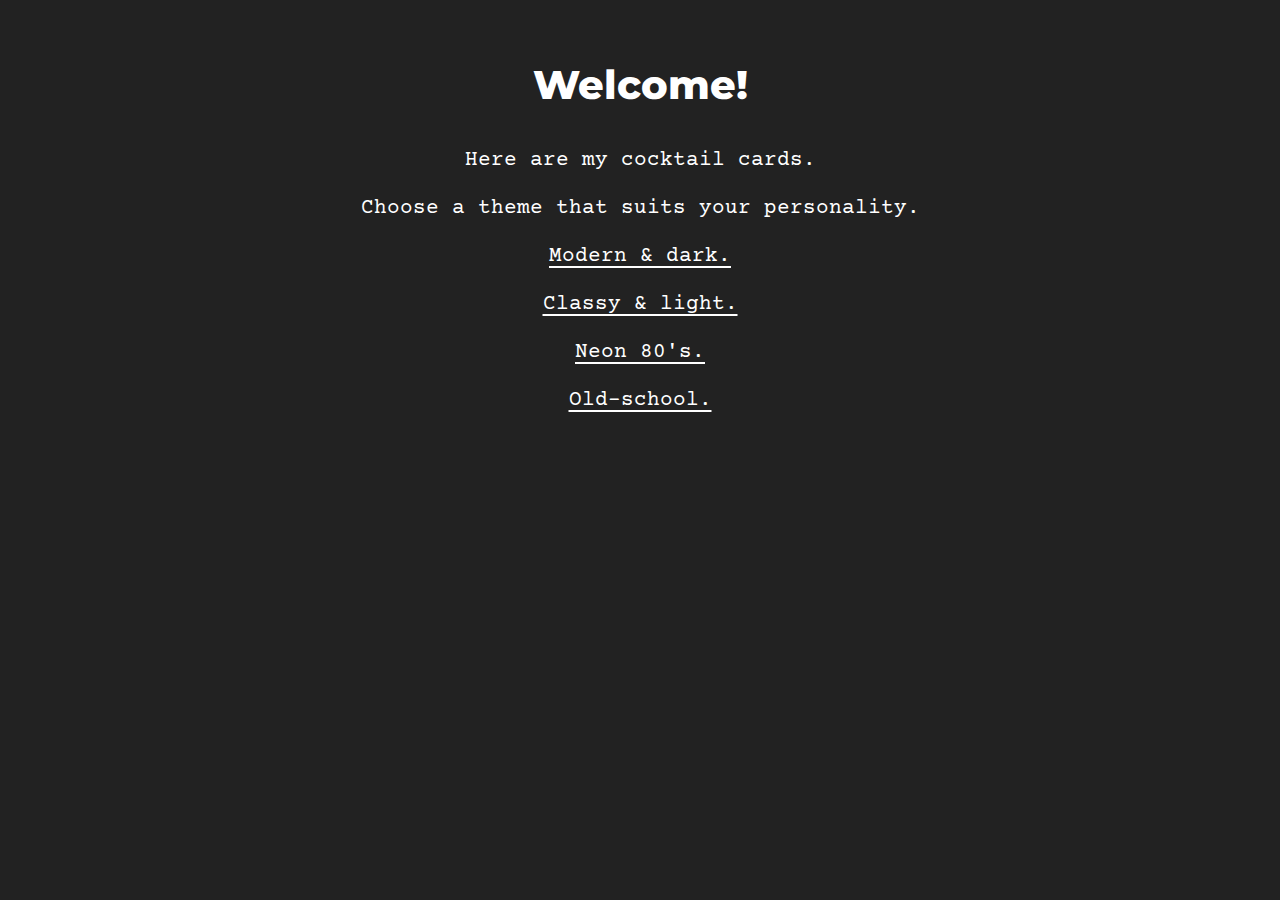
<file: index [selection].html>
<!doctype html>

<html class="no-js" lang="en">
	<head>
		<meta charset="utf-8">
		<meta http-equiv="x-ua-compatible" content="ie=edge">
		<meta name="viewport" content="width=device-width, initial-scale=1">
    <link href="css/main.css" rel="stylesheet">
		<script defer src="js/main.js"></script>
		<script defer src="js/Tocca.min.js"></script>

		<link rel="icon" type="image/x-icon" href="favicon.ico">   

    <link rel="preconnect" href="https://fonts.googleapis.com">
    <link rel="preconnect" href="https://fonts.gstatic.com" crossorigin>
		<link href="https://fonts.googleapis.com/css2?family=Courier+Prime:ital@0;1&family=Montserrat:ital,wght@0,400;0,800;1,400&display=swap" rel="stylesheet">

		<title>Cocktail Card</title>
		<meta name="theme-color" content="#222222">
		<meta name="description" content="Welcome to Lasman's bar! Here's our cocktail card.">

    <style>
      
      /*   
          Change color settings here by changing hex codes. 
          Preview the changes by clicking on "html" in DevTools and going to ":root" in styles. 
          Replace hex-code with "0" to disable the setting (ex. to disable text-shadow-color). 
      */

      :root {
        --main-bg-color: #222;
        --main-text-color: #fff;

        --subdued-text-color: #7a7a7a;

        --text-shadow-color: 0px 10px 30px #000;
        --neon-sign-color: #c8851c;

        --heading-font: 'Montserrat', sans-serif;
        --body-font: 'Courier Prime', monospace;

        /* Quickly adjust font-size throughout the site */
        --base-font-size: 10px;

        /* Adjusts body font size */
        --body-font-size: 1.6rem;

        /* Some fonts have issues with line-height. Try different margin-bottoms */
        --heading-margin-bottom: 3rem;
      }
  
    </style>

	</head> 

	<body>

    <section>

      <h1 class="center text-shadow neon-on-load">
				Welcome!
			</h1>

      <ul class="template-navigation center body-enlarge">

        <li>
          <p>Here are my cocktail cards.</p>
        </li> 

        <li>
          <p>Choose a theme that suits your personality.</p>
        </li> 

        <li>
          <a href="modern-dark">
            <p>Modern & dark.</p>
          </a>
        </li>

        <li>
          <a href="classy-white">
            <p>Classy & light.</p>
          </a>
        </li>

        <li>
          <a href="neon">
            <p>Neon 80's.</p>
          </a>
        </li>

        <li>
          <a href="old-school">
            <p>Old-school.</p>
          </a>
        </li>
      </ul>

    </section>

	</body> 
</html>
</file>
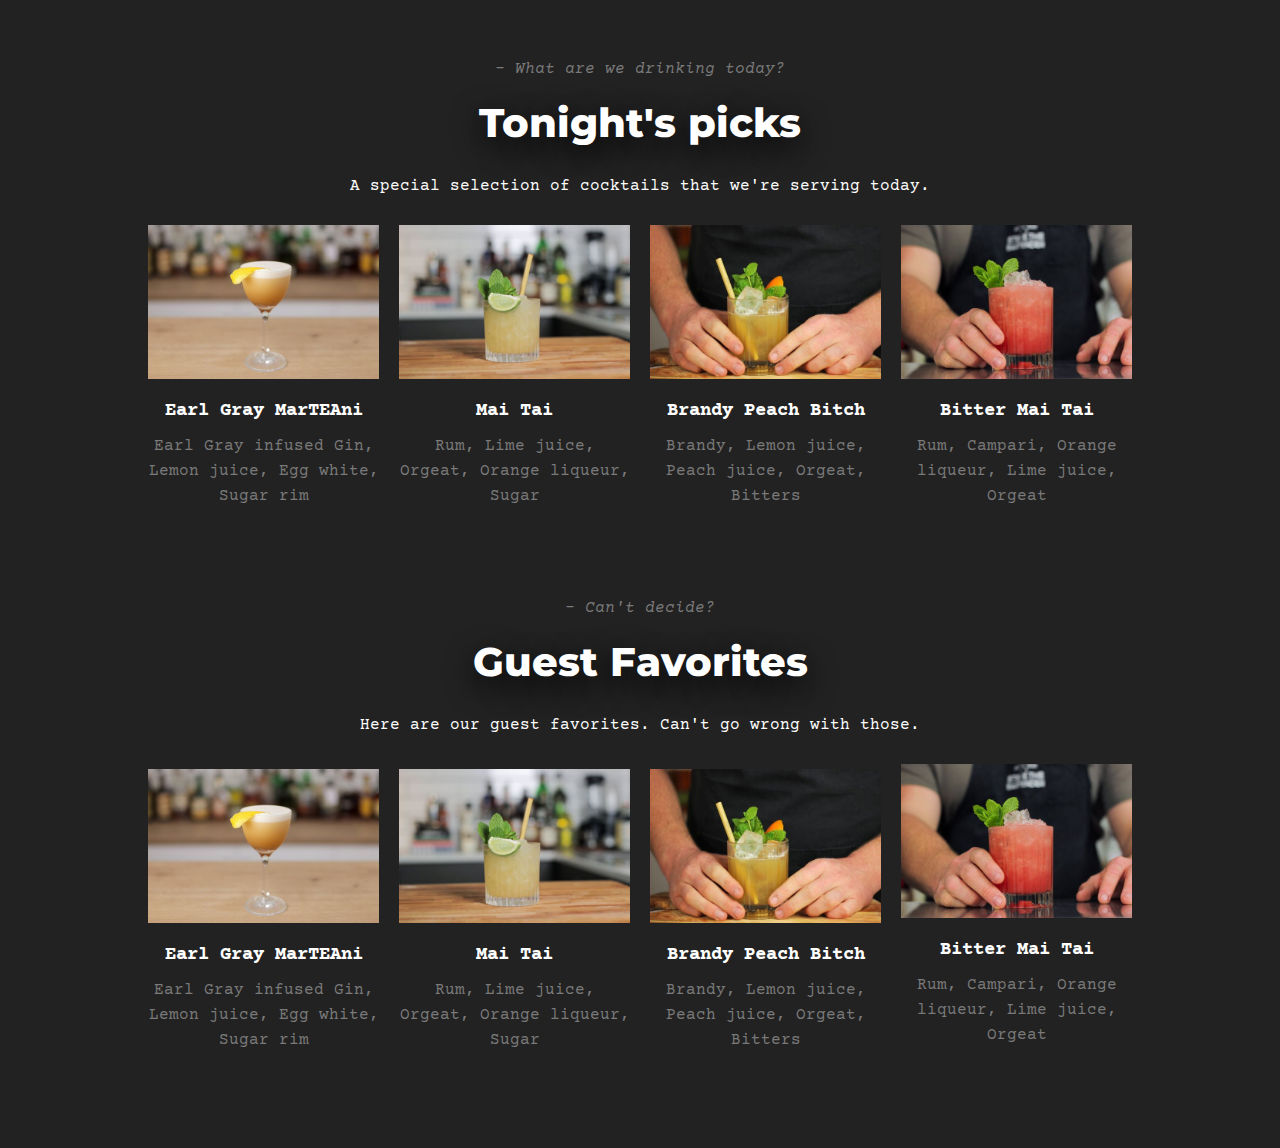
<file: modern-dark-w-images.html>
<!doctype html>

<html class="no-js" lang="en">
	<head>
		<meta charset="utf-8">
		<meta http-equiv="x-ua-compatible" content="ie=edge">
		<meta name="viewport" content="width=device-width, initial-scale=1">
    <link href="css/main.css" rel="stylesheet">
		<script defer src="js/main.js"></script>
		<script defer src="js/Tocca.min.js"></script>

		<link rel="icon" type="image/x-icon" href="favicon.ico">   

    <link rel="preconnect" href="https://fonts.googleapis.com">
    <link rel="preconnect" href="https://fonts.gstatic.com" crossorigin>
		<link href="https://fonts.googleapis.com/css2?family=Courier+Prime:ital@0;1&family=Montserrat:ital,wght@0,400;0,800;1,400&display=swap" rel="stylesheet">

		<title>Cocktail Menu</title>
		<meta name="theme-color" content="#222222">
		<meta name="description" content="Cocktail menu project. Get the code, tweak the settings, add recipies and you're good to go!">

    <style>

      /*  

          Change color settings here by changing hex codes. 
          Preview the changes by clicking on "html" in DevTools and going to ":root" in styles. 
          Replace hex-code with "0" to disable the setting (ex. to disable text-shadow-color). 

      */

      :root {
        --main-bg-color: #222;
        --main-text-color: #fff;

        /* --card-bg-color: #373737; */ 
        /* --section-bg-color: #ffffff; */

        --subdued-text-color: #7a7a7a;

        --text-shadow: 0px 10px 30px #000;
        --neon-sign-color: #c8851c;

        --heading-font: 'Montserrat', sans-serif;
        --body-font: 'Courier Prime', monospace;

        /* Quickly adjust font-size throughout the site */
        --base-font-size: 10px;

        /* Adjusts body font size */
        --body-font-size: 1.6rem;

        /*----- Some fonts have issues with line-height. Try different margin-bottoms -----*/
        --heading-margin-bottom: 3rem;
        --heading-margin-top: 2rem;
        /* --heading-font-line-height: 1.4; */
      
        /* --section-border: 3px solid #222;  */

        --card-icon-width: 20%;    
      }

    </style>
	</head> 

	<body>
		<section class="menu-slider">
			<p class="subtitle center">- What are we drinking today?</p>

      <!-- 
        Class options: 
          center - centers text
          desktop-center - centers text on desktop only
          mobile-center - centers text on mobile only
          text-shadow - adds a text shadow
          neon - adds pulsating neon sign-like effect
          neon-on-tap - enable neon sign-like effect on double-tap
      -->
			<h1 class="center text-shadow neon-on-tap">
				Tonight's picks
			</h1>

			<p class="description desktop-center">A special selection of cocktails that we're serving today.</p>

      <!-- 
        Class options: 
          vertical - switches to stacked card layout
          icons - adjusts image sizes to fit icons
          card-shadow - adds shadow to cards
          invert - inverts image color
      -->
			<div class="slider-wrapper vertical">
				<div class="card">
					<img src="img/1.jpg" class="card__image">
					<p class="card__name">Earl Gray MarTEAni</p>
					<p class="card__recipe">Earl Gray infused Gin, Lemon juice, Egg white, Sugar rim</p>
					<p class="card__formula">
            1.5 oz Infused Gin 
            0.75 oz Lemon juice
            1 Egg white
            1 oz Simple
          </p>
				</div>

				<div class="card">
					<img src="img/2.jpg" class="card__image">
					<p class="card__name">Mai Tai</p>
					<p class="card__recipe">Rum, Lime juice, Orgeat, Orange liqueur, Sugar</p>
					<p class="card__formula">
            2 oz Rum 
            1 oz Lime juice
            0.75 oz Orgeat
            0.5 oz Curacao 
            0.25 oz Simple
          </p>
				</div>

				<div class="card">
					<img src="img/3.jpg" class="card__image">
					<p class="card__name">Brandy Peach Bitch</p>
					<p class="card__recipe">Brandy, Lemon juice, Peach juice, Orgeat, Bitters</p>
					<p class="card__formula">
            1.5 oz Brandy 
            2 oz Peach juice
            1 oz Lemon juice
            0.5 oz Orgeat
            0.5 oz Amaro di Angostura 
            0.25 oz Simple
          </p>
				</div>

				<div class="card">
					<img src="img/4.jpg" class="card__image">
					<p class="card__name">Bitter Mai Tai</p>
					<p class="card__recipe">Rum, Campari, Orange liqueur, Lime juice, Orgeat</p>
          <p class="card__formula">
            1.75 oz Campari
            0.75 oz Jamaican Rum
            0.5 oz Curacao
            1 oz Lime Juice
            0.75 oz Orgeat
          </p>
				</div>
			</div>
		</section>	

		

		<section class="menu-slider">
			<p class="subtitle center">- Can't decide?</p>

			<h1 class="center text-shadow neon-on-tap">
				Guest Favorites
			</h1>

			<p class="description desktop-center">Here are our guest favorites. Can't go wrong with those.</p>

			<!-- Add the class "vertical" to the div below to switch to a stacked layout. -->
			<div class="slider-wrapper">
				<div class="card">
					<img src="img/1.jpg" class="card__image">
					<p class="card__name">Earl Gray MarTEAni</p>
					<p class="card__recipe">Earl Gray infused Gin, Lemon juice, Egg white, Sugar rim</p>
					<p class="card__formula">
            1.5 oz Infused Gin 
            0.75 oz Lemon juice
            1 Egg white
            1 oz Simple
          </p>
				</div>

				<div class="card">
					<img src="img/2.jpg" class="card__image">
					<p class="card__name">Mai Tai</p>
					<p class="card__recipe">Rum, Lime juice, Orgeat, Orange liqueur, Sugar</p>
					<p class="card__formula">
            2 oz Rum 
            1 oz Lime juice
            0.75 oz Orgeat
            0.5 oz Curacao 
            0.25 oz Simple
          </p>
				</div>

				<div class="card">
					<img src="img/3.jpg" class="card__image">
					<p class="card__name">Brandy Peach Bitch</p>
					<p class="card__recipe">Brandy, Lemon juice, Peach juice, Orgeat, Bitters</p>
					<p class="card__formula">
            1.5 oz Brandy 
            2 oz Peach juice
            1 oz Lemon juice
            0.5 oz Orgeat
            0.5 oz Amaro di Angostura 
            0.25 oz Simple
          </p>
				</div>

				<div class="card">
					<img src="img/4.jpg" class="card__image">
					<p class="card__name">Bitter Mai Tai</p>
					<p class="card__recipe">Rum, Campari, Orange liqueur, Lime juice, Orgeat</p>
          <p class="card__formula">
            1.75 oz Campari
            0.75 oz Jamaican Rum
            0.5 oz Curacao
            1 oz Lime Juice
            0.75 oz Orgeat
          </p>
          </p>
				</div>
			</div>
		</section>	

	</body> 
</html>
</file>
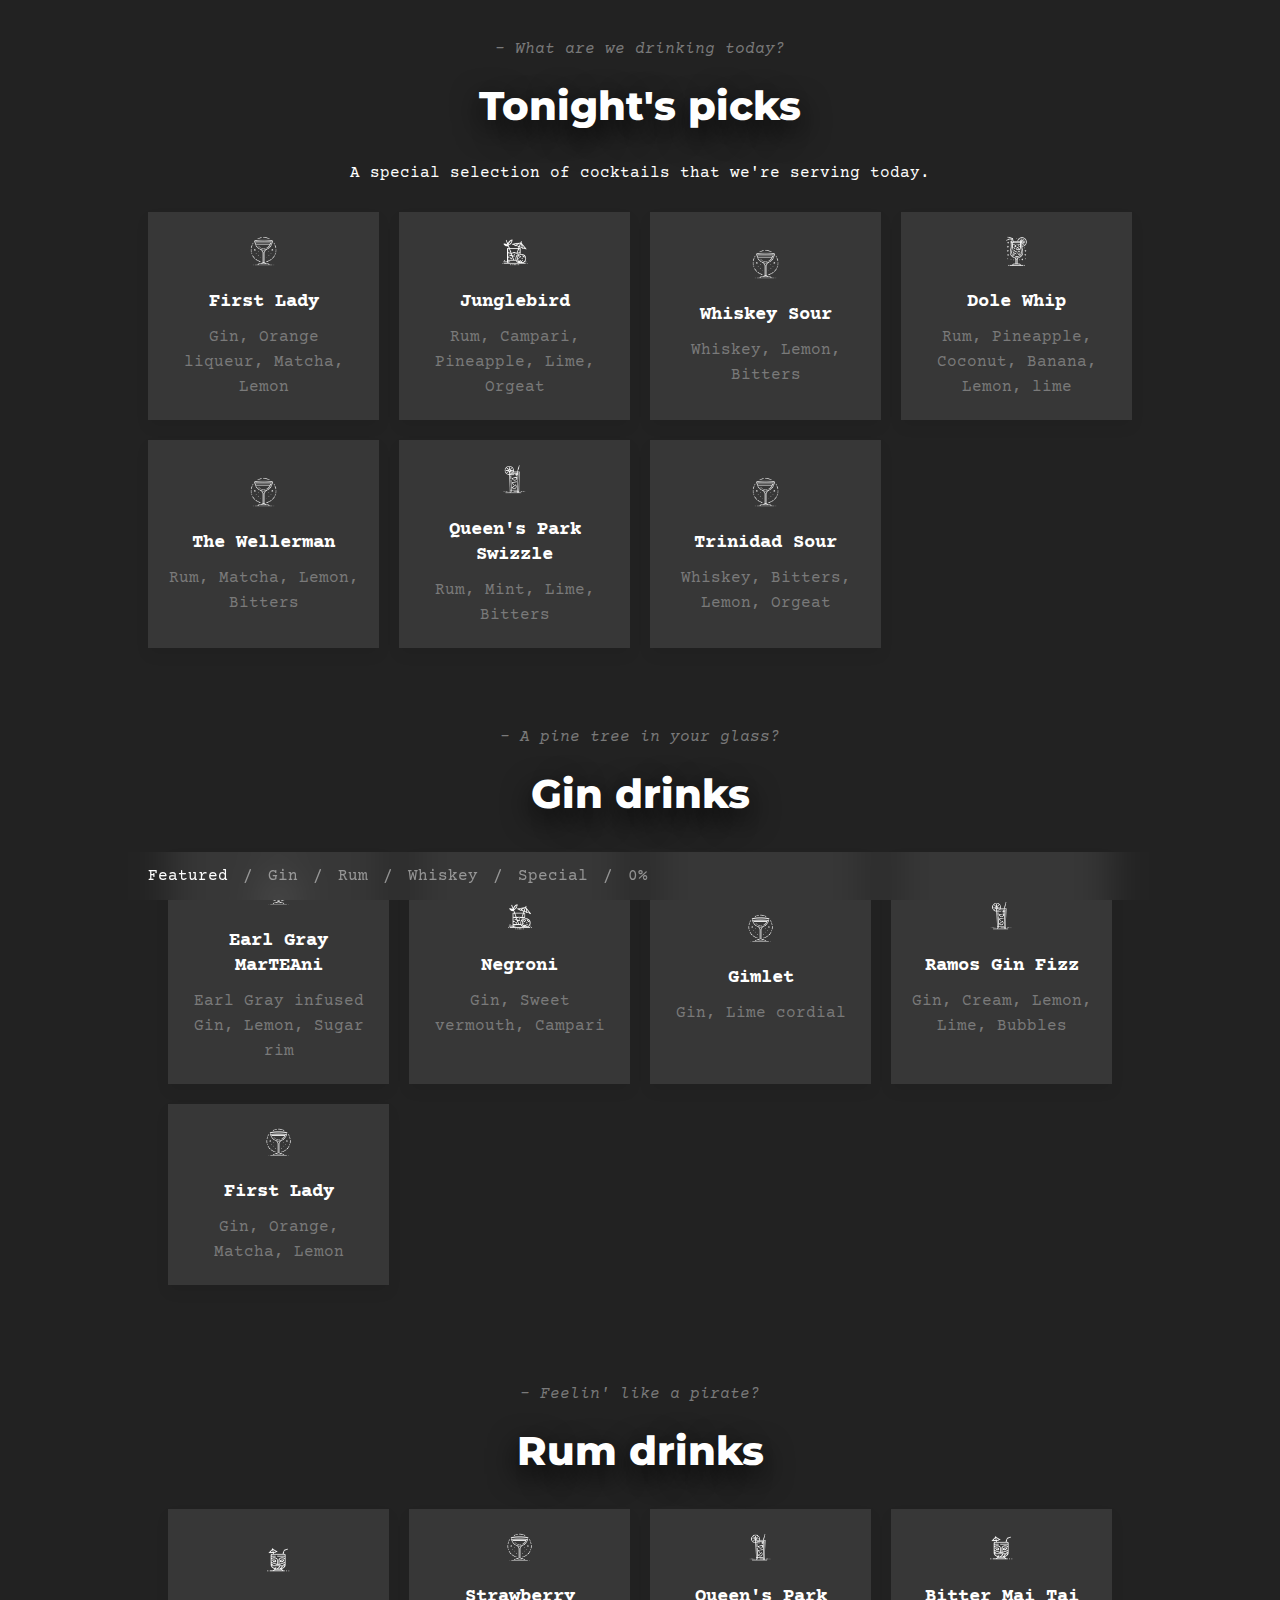
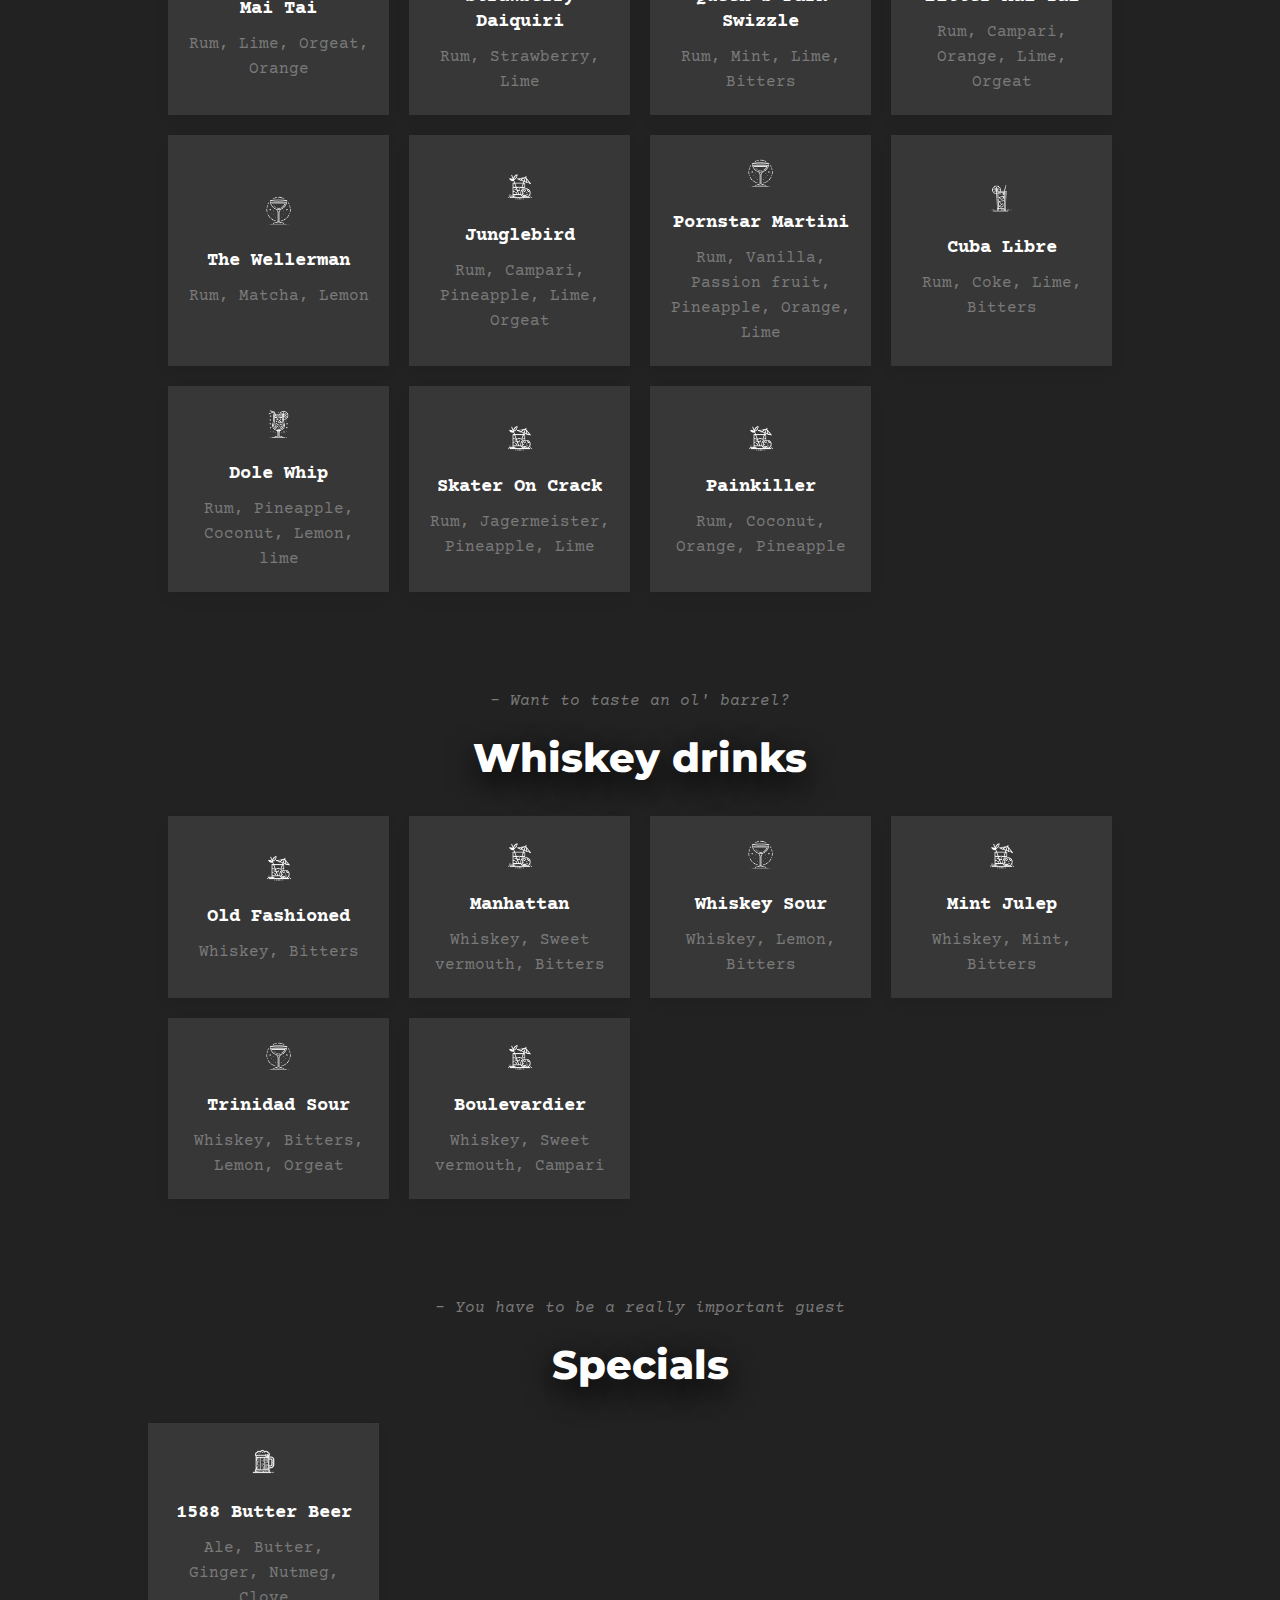
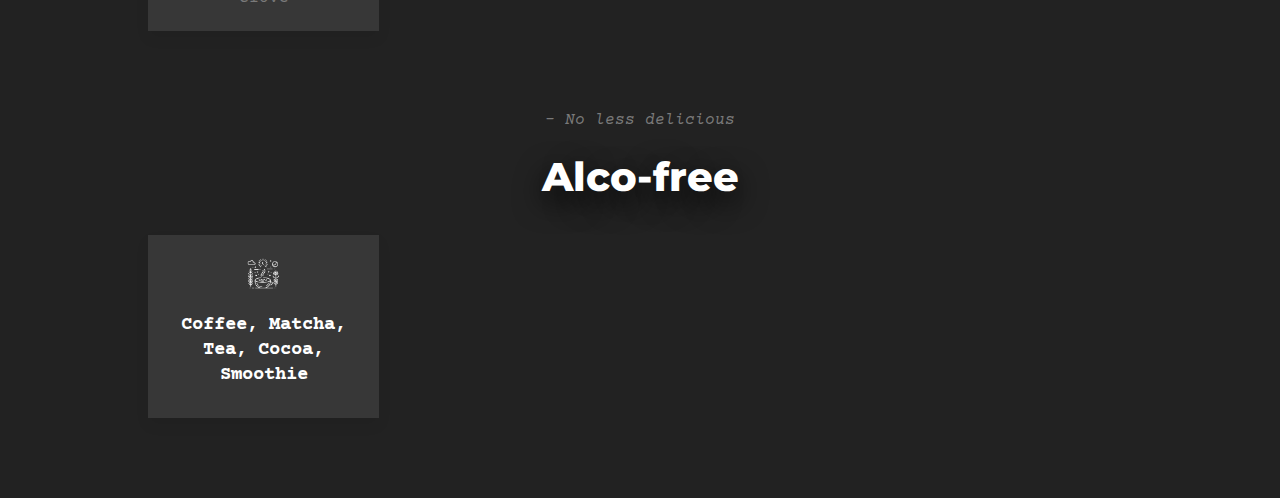
<file: modern-dark.html>
<!doctype html>

<html class="no-js" lang="en">
	<head>
		<meta charset="utf-8">
		<meta http-equiv="x-ua-compatible" content="ie=edge">
		<meta name="viewport" content="width=device-width, initial-scale=1">
    <link href="css/main.css" rel="stylesheet">
		<script defer src="js/main.js"></script>
		<script defer src="js/Tocca.min.js"></script>

		<link rel="icon" type="image/x-icon" href="favicon.ico">   

    <link rel="preconnect" href="https://fonts.googleapis.com">
    <link rel="preconnect" href="https://fonts.gstatic.com" crossorigin>
		<link href="https://fonts.googleapis.com/css2?family=Courier+Prime:ital@0;1&family=Montserrat:ital,wght@0,400;0,800;1,400&display=swap" rel="stylesheet">

		<title>Cocktail Menu</title>
		<meta name="theme-color" content="#222222">
		<meta name="description" content="Cocktail menu project. Get the code, tweak the settings, add recipies and you're good to go!">

    <style>

      /*  

          Change color settings here by changing hex codes. 
          Preview the changes by clicking on "html" in DevTools and going to ":root" in styles. 
          Replace hex-code with "0" to disable the setting (ex. to disable text-shadow-color). 

      */

      :root {
        /*----- Main background and text color -----*/
        --main-bg-color: #222;
        --main-text-color: #fff;

        /*----- Card and section background color -----*/
        --card-bg-color: #373737;
        /* --section-bg-color: #ffffff; */

        /*----- Subdued text color -----*/
        --subdued-text-color: #7a7a7a;

        /*----- Heading text shadow -----*/
        --text-shadow: 0px 10px 30px #000;

        /*----- Neon sign color -----*/
        --neon-sign-color: #c8851c;

        /*----- Font families -----*/
        --heading-font: 'Montserrat', sans-serif;
        --body-font: 'Courier Prime', monospace;

        /*----- Quickly adjust font-size throughout the site -----*/
        --base-font-size: 10px;

        /*----- Adjusts body font size -----*/
        --body-font-size: 1.6rem;

        /*----- Some fonts have issues with line-height. Try different margin-bottoms -----*/
        --heading-margin-bottom: 3rem;
        --heading-margin-top: 2rem;
        --heading-font-line-height: 1.4;

        /*----- Section border -----*/
        /* --section-border: 3px solid #222; */

        /*----- Card icon width relative to the card -----*/
        --card-icon-width: 20%;   
      }

    </style>
	</head> 

  <body>



    <nav>
      <a href="#f">Featured</a> <span>/</span>
      <a href="#g">Gin</a> <span>/</span>
      <a href="#r">Rum</a> <span>/</span>
      <a href="#w">Whiskey</a> <span>/</span>
      <a href="#s">Special</a>  <span>/</span>
      <a href="#0">0%</a>
    </nav>




		<section id="f" class="menu-slider">
			<p class="subtitle center">- What are we drinking today?</p>

      <!-- 
        Class options: 
          center - centers text
          desktop-center - centers text on desktop only
          mobile-center - centers text on mobile only
          text-shadow - adds a text shadow
          neon - adds pulsating neon sign-like effect
          neon-on-tap - enable neon sign-like effect on double-tap
      -->
			<h1 class="center text-shadow neon-on-load">
				Tonight's picks
			</h1>

			<p class="description center">A special selection of cocktails that we're serving today.</p>

      <!-- 
        Class options: 
          vertical - switches to stacked card layout
          icons - adjusts image sizes to fit icons
          card-shadow - adds shadow to cards
          invert - inverts image color
      -->
			<div class="slider-wrapper vertical icons invert card-shadow center">

        <div class="card">
					<img src="img/coupe.webp" class="card__image">
					<p class="card__name">First Lady</p>
					<p class="card__recipe">Gin, Orange liqueur, Matcha, Lemon</p>
					<p class="card__formula">
            1.5 oz Gin 
            0.5 oz Cointreau
            0.5 oz Simple
            0.5 oz Lemon
            1 tsp Matcha
            Egg white
          </p>
          <div class="palette">
            <color style="--color: #ffffff"></color>
            <color style="--color: #afb833"></color>
            <color style="--color: #566d13"></color>
          </div>
        </div>

        <div class="card">
					<img src="img/rocks.webp" class="card__image">
					<p class="card__name">Junglebird</p>
					<p class="card__recipe">Rum, Campari, Pineapple, Lime, Orgeat</p>
					<p class="card__formula">
            1.5 oz Rum
            0.75 oz Campari
            1.5 oz Pineapple
            0.5 oz Lime
            0.5 oz Simple
          </p>
          <div class="palette">
            <color style="--color: #ffffff"></color>
            <color style="--color: rgb(238 123 59)"></color>
            <color style="--color: rgba(154,12,0,1)"></color>
          </div>
				</div>

        <div class="card">
					<img src="img/coupe.webp" class="card__image">
					<p class="card__name">Whiskey Sour</p>
					<p class="card__recipe">Whiskey, Lemon, Bitters</p>
					<p class="card__formula">
            2:1:1
            Egg white
            Ango dots
          </p>
          <div class="palette">
            <color style="--color: #ffffff"></color>
            <color style="--color: rgb(240 219 45) "></color>
            <color style="--color: rgb(203 142 21)"></color>
          </div>
				</div>

        <div class="card">
					<img src="img/pina.webp" class="card__image">
					<p class="card__name">Dole Whip</p>
					<p class="card__recipe">Rum, Pineapple, Coconut, Banana, Lemon, lime</p>
					<p class="card__formula">
            2 oz Rum
            450 g Frozen pineapple
            1/2 Banana
            2.6 oz/77 ml Coconut milk
            3 tbs/36 g Sugar
            0.25 oz Lemon + Lime
            3 drops Saline
          </p>
          <div class="palette">
            <color style="--color: rgb(244 233 110)"></color>
          </div>
				</div>

        <div class="card">
					<img src="img/coupe.webp" class="card__image">
					<p class="card__name">The Wellerman</p>
					<p class="card__recipe">Rum, Matcha, Lemon, Bitters</p>
					<p class="card__formula">
            2:1:0.75
            1 tsp Matcha
            Egg white
            Ango dots
          </p>
          <div class="palette">
            <color style="--color: #ffffff"></color>
            <color style="--color: rgb(169 176 99)"></color>
            <color style="--color: rgb(67 70 23)"></color>
          </div>
          <color style="--color: linear-gradient(0deg, rgb(67 70 23) 1%, rgb(169 176 99) 84%, rgba(255,255,255,1) 84%, rgba(255,255,255,1) 100%);"></color>
				</div>

        <div class="card">
					<img src="img/tall.webp" class="card__image">
					<p class="card__name">Queen's Park Swizzle</p>
					<p class="card__recipe">Rum, Mint, Lime, Bitters</p>
					<p class="card__formula">
            2 oz Rum
            8-10 Mint leaves
            2-10 dashes Ango
            1 oz Lime
            0.75 oz Simple
          </p>
          <div class="palette">
            <color style="--color: rgb(158 16 17)"></color>
            <color style="--color: rgb(239 188 79)"></color>
            <color style="--color: rgb(42 83 3)"></color>
          </div>
				</div>

        <div class="card">
					<img src="img/coupe.webp" class="card__image">
					<p class="card__name">Trinidad Sour</p>
					<p class="card__recipe">Whiskey, Bitters, Lemon, Orgeat</p>
					<p class="card__formula">
            0.5 oz Whiskey
            1 oz Orgeat
            0.75 oz Lemon
            1 oz Ango
            Egg white
          </p>
          <div class="palette">
            <color style="--color: rgb(233 178 150)"></color>
            <color style="--color: rgb(69 0 2)"></color>
            <color style="--color: rgb(108 45 40)"></color>
          </div>
          <color style="--color: linear-gradient(0deg, rgb(108 45 40) 1%, rgb(69 0 2) 84%, rgb(233 178 150) 84%, rgb(234 170 126) 100%);"></color>
				</div>
			</div>
		</section>	





		<section id="g" class="menu-slider">
			<p class="subtitle center">- A pine tree in your glass?</p>

			<h1 class="center text-shadow neon-on-load">
				Gin drinks
			</h1>

      <p class="description center"></p>


			<!-- Add the class "vertical" to the div below to switch to a stacked layout. -->
			<div class="slider-wrapper icons invert card-shadow">

        <div class="card">
          <img src="img/coupe.webp" class="card__image">
          <p class="card__name">Earl Gray MarTEAni</p>
          <p class="card__recipe">Earl Gray infused Gin, Lemon, Sugar rim</p>
          <p class="card__formula">
            1.5 oz Infused Gin 
            0.75 oz Lemon 
            1 Egg white
            1 oz Simple
          </p>
        </div>

        <div class="card">
					<img src="img/rocks.webp" class="card__image">
					<p class="card__name">Negroni</p>
					<p class="card__recipe">Gin, Sweet vermouth, Campari</p>
					<p class="card__formula">
            1:1:1
          </p>
				</div>

        <div class="card">
					<img src="img/coupe.webp" class="card__image">
					<p class="card__name">Gimlet</p>
					<p class="card__recipe">Gin, Lime cordial</p>
					<p class="card__formula">
            2 oz Gin 
            0.75 oz Simple
            0.75 oz Lime superjuice
          </p>
				</div>

        <div class="card">
					<img src="img/tall.webp" class="card__image">
					<p class="card__name">Ramos Gin Fizz</p>
					<p class="card__recipe">Gin, Cream, Lemon, Lime, Bubbles</p>
					<p class="card__formula">
            2 oz Gin
            1 oz Heavy cream
            3 dashes OBW
            0.5 oz Simple
            0.5 oz Lime, Lemon
            Egg white
          </p>
				</div>

        <div class="card">
					<img src="img/coupe.webp" class="card__image">
					<p class="card__name">First Lady</p>
					<p class="card__recipe">Gin, Orange, Matcha, Lemon</p>
					<p class="card__formula">
            1.5 oz Gin 
            0.5 oz Cointreau
            0.5 oz Simple
            0.5 oz Lemon
            1 tsp Matcha
            Egg white
          </p>
				</div>
        
			</div>
		</section>	









    <section id="r"  class="menu-slider">
			<p class="subtitle center">- Feelin' like a pirate?</p>

			<h1 class="center text-shadow neon-on-load">
				Rum drinks
			</h1>

      <p class="description center"></p>

			<!-- Add the class "vertical" to the div below to switch to a stacked layout. -->
			<div class="slider-wrapper icons invert card-shadow">

        <div class="card">
					<img src="img/tiki.webp" class="card__image">
					<p class="card__name">Mai Tai</p>
					<p class="card__recipe">Rum, Lime, Orgeat, Orange</p>
					<p class="card__formula">
            2 oz Rum 
            1 oz Lime
            0.5 oz Curacao 
            0.75 oz Orgeat
            0.25 oz Simple
            2 drops Saline
          </p>
				</div>
        
        <div class="card">
					<img src="img/coupe.webp" class="card__image">
					<p class="card__name">Strawberry Daiquiri</p>
					<p class="card__recipe">Rum, Strawberry, Lime</p>
					<p class="card__formula">
            2:1:1
          </p>
				</div>

        <div class="card">
					<img src="img/tall.webp" class="card__image">
					<p class="card__name">Queen's Park Swizzle</p>
					<p class="card__recipe">Rum, Mint, Lime, Bitters</p>
					<p class="card__formula">
            2 oz Rum
            8-10 Mint leaves
            2-10 dashes Ango
            1 oz Lime
            0.75 oz Simple
          </p>
				</div>

        <div class="card">
					<img src="img/tiki.webp" class="card__image">
					<p class="card__name">Bitter Mai Tai</p>
					<p class="card__recipe">Rum, Campari, Orange, Lime, Orgeat</p>
					<p class="card__formula">
            0.75 oz Rum
            1.5 oz Campari
            1 oz Lime
            0.75 oz Orgeat
          </p>
				</div>

        <div class="card">
					<img src="img/coupe.webp" class="card__image">
					<p class="card__name">The Wellerman</p>
					<p class="card__recipe">Rum, Matcha, Lemon</p>
					<p class="card__formula">
            2:1:0.5
            1 tsp Matcha
            Egg white
          </p>
				</div>

        <div class="card">
					<img src="img/rocks.webp" class="card__image">
					<p class="card__name">Junglebird</p>
					<p class="card__recipe">Rum, Campari, Pineapple, Lime, Orgeat</p>
					<p class="card__formula">
            1.5 oz Rum
            0.75 oz Campari
            1.5 oz Pineapple
            0.5 oz Lime
            0.5 oz Simple
          </p>
				</div>

        <div class="card">
					<img src="img/coupe.webp" class="card__image">
					<p class="card__name">Pornstar Martini</p>
					<p class="card__recipe">Rum, Vanilla, Passion fruit, Pineapple, Orange, Lime</p>
					<p class="card__formula">
            1.5 x Passion fruits
            2 oz Rum/Vodka
            0.75 oz Syrup
            2 oz Pineapple
            1 oz Lime
            3 dashes Orange bitters
            3 drops Saline
          </p>
        </div>
        
        <div class="card">
					<img src="img/tall.webp" class="card__image">
					<p class="card__name">Cuba Libre</p>
					<p class="card__recipe">Rum, Coke, Lime, Bitters</p>
					<p class="card__formula">
            2 oz Rum
            2 dashes Ango
            0.75 oz Lime
            Top w Coke
          </p>
				</div>

        <div class="card">
					<img src="img/pina.webp" class="card__image">
					<p class="card__name">Dole Whip</p>
					<p class="card__recipe">Rum, Pineapple, Coconut, Lemon, lime</p>
					<p class="card__formula">
            2 oz Rum
            450 g Frozen pineapple
            2.6 oz Coconut milk
            3 tbs/36 g Sugar
            0.25 oz Lemon + Lime
            3 drops Saline
          </p>
				</div>

        <div class="card">
					<img src="img/rocks.webp" class="card__image">
					<p class="card__name">Skater On Crack</p>
					<p class="card__recipe">Rum, Jagermeister, Pineapple, Lime</p>
					<p class="card__formula">
            1:1:1:0.75:0.75
          </p>
				</div>

        <div class="card">
					<img src="img/rocks.webp" class="card__image">
					<p class="card__name">Painkiller</p>
					<p class="card__recipe">Rum, Coconut, Orange, Pineapple</p>
					<p class="card__formula">
            2 oz Rum 
            4 oz Pineapple
            1 oz Orange
            1 oz Cream of coconut
            Open pour
            Grated nutmeg
          </p>
				</div>

			</div>
		</section>	









		<section id="w"  class="menu-slider">
			<p class="subtitle center">- Want to taste an ol' barrel?</p>

			<h1 class="center text-shadow neon-on-load">
				Whiskey drinks
			</h1>

      <p class="description center"></p>

			<!-- Add the class "vertical" to the div below to switch to a stacked layout. -->
			<div class="slider-wrapper icons invert card-shadow">

        <div class="card">
					<img src="img/rocks.webp" class="card__image">
					<p class="card__name">Old Fashioned</p>
					<p class="card__recipe">Whiskey, Bitters</p>
					<p class="card__formula">
            2 oz Whiskey 
            0.25 oz Simple
            2 dash Ango
          </p>
        </div>
      
        <div class="card">
					<img src="img/rocks.webp" class="card__image">
					<p class="card__name">Manhattan</p>
					<p class="card__recipe">Whiskey, Sweet vermouth, Bitters</p>
					<p class="card__formula">
            2 oz W
            1 oz Sweet vermouth
            2 dash Ango
          </p>
				</div>

        <div class="card">
					<img src="img/coupe.webp" class="card__image">
					<p class="card__name">Whiskey Sour</p>
					<p class="card__recipe">Whiskey, Lemon, Bitters</p>
					<p class="card__formula">
            2:1:1
            Egg white
          </p>
				</div>

        <div class="card">
					<img src="img/rocks.webp" class="card__image">
					<p class="card__name">Mint Julep</p>
					<p class="card__recipe">Whiskey, Mint, Bitters</p>
					<p class="card__formula">
            3 oz Whiskey
            0.5 oz Simple
            Mint
            2 dash Ango
          </p>
				</div>

        <div class="card">
					<img src="img/coupe.webp" class="card__image">
					<p class="card__name">Trinidad Sour</p>
					<p class="card__recipe">Whiskey, Bitters, Lemon, Orgeat</p>
					<p class="card__formula">
            0.5 oz Whiskey
            1 oz Orgeat
            0.75 oz Lemon
            1 oz Ango
            Egg white
          </p>
				</div>

        <div class="card">
					<img src="img/rocks.webp" class="card__image">
					<p class="card__name">Boulevardier</p>
					<p class="card__recipe">Whiskey, Sweet vermouth, Campari</p>
					<p class="card__formula">
            1.5:1:1
          </p>
				</div>
			</div>
		</section>	




    



    <!-- <section class="menu-slider">
			<p class="subtitle center">- Lemonade with a surprise?</p>

			<h1 class="center text-shadow neon-on-load">
				Vodka drinks
			</h1>

      <p class="description center"></p>

			<div class="slider-wrapper icons invert card-shadow">

        <div class="card">
					<img src="img/coupe.webp" class="card__image">
					<p class="card__name">Espresso Martini</p>
					<p class="card__recipe">Vodka, Coffee</p>
					<p class="card__formula">
            1:1:1
            Vodka:Espresso:Coffee saccharum
          </p>
        </div>
			</div>
		</section>	 -->





    <section id="s" class="menu-slider">
			<p class="subtitle center">- You have to be a really important guest</p>

			<h1 class="center text-shadow neon-on-load">
				Specials
			</h1>

      <p class="description center"></p>

			<!-- Add the class "vertical" to the div below to switch to a stacked layout. -->
			<div class="slider-wrapper icons invert card-shadow vertical center">

        <div class="card">
					<img src="img/beer.webp" class="card__image">
					<p class="card__name">1588 Butter Beer</p>
					<p class="card__recipe">Ale, Butter, Ginger, Nutmeg, Clove</p>
					<p class="card__formula">
            In pan
            1.5 L Ale
            0.5 tsp Ginger, Nutmeg, Cloves
            Heat to low simmer

            In separate bowl
            1 cup/225 g Demerara sugar
            5 egg yolks

            Combine

            Melt in 100 g Butter
          </p>
        </div>

			</div>
		</section>	















    <section id="0" class="menu-slider">
			<p class="subtitle center">- No less delicious</p>

			<h1 class="center text-shadow neon-on-load">
				Alco-free
			</h1>

      <p class="description center"></p>

			<!-- Add the class "vertical" to the div below to switch to a stacked layout. -->
			<div class="slider-wrapper icons invert card-shadow vertical center">

        <div class="card">
					<img src="img/mug.webp" class="card__image">
					<p class="card__name">Coffee, Matcha, Tea, Cocoa, Smoothie</p>
					<!-- <p class="card__recipe">Whiskey, Bitters</p> -->
					<!-- <p class="card__formula">
            2 oz Whiskey 
            0.25 oz Simple
            2 dash Ango
          </p> -->
        </div>
       
			</div>
		</section>






				<!-- <div class="card">
					<img src="img/old-fashioned-glass.png" class="card__image">
					<p class="card__name">Brandy Peach B*tch</p>
					<p class="card__recipe">Brandy, Lemon juice, Peach juice, Orgeat, Bitters</p>
					<p class="card__formula">
            1.5 oz Brandy 
            2 oz Peach juice
            1 oz Lemon juice
            0.5 oz Orgeat
            0.5 oz Amaro di Angostura 
            0.25 oz Simple
          </p>
				</div> -->


	</body> 
</html>
</file>
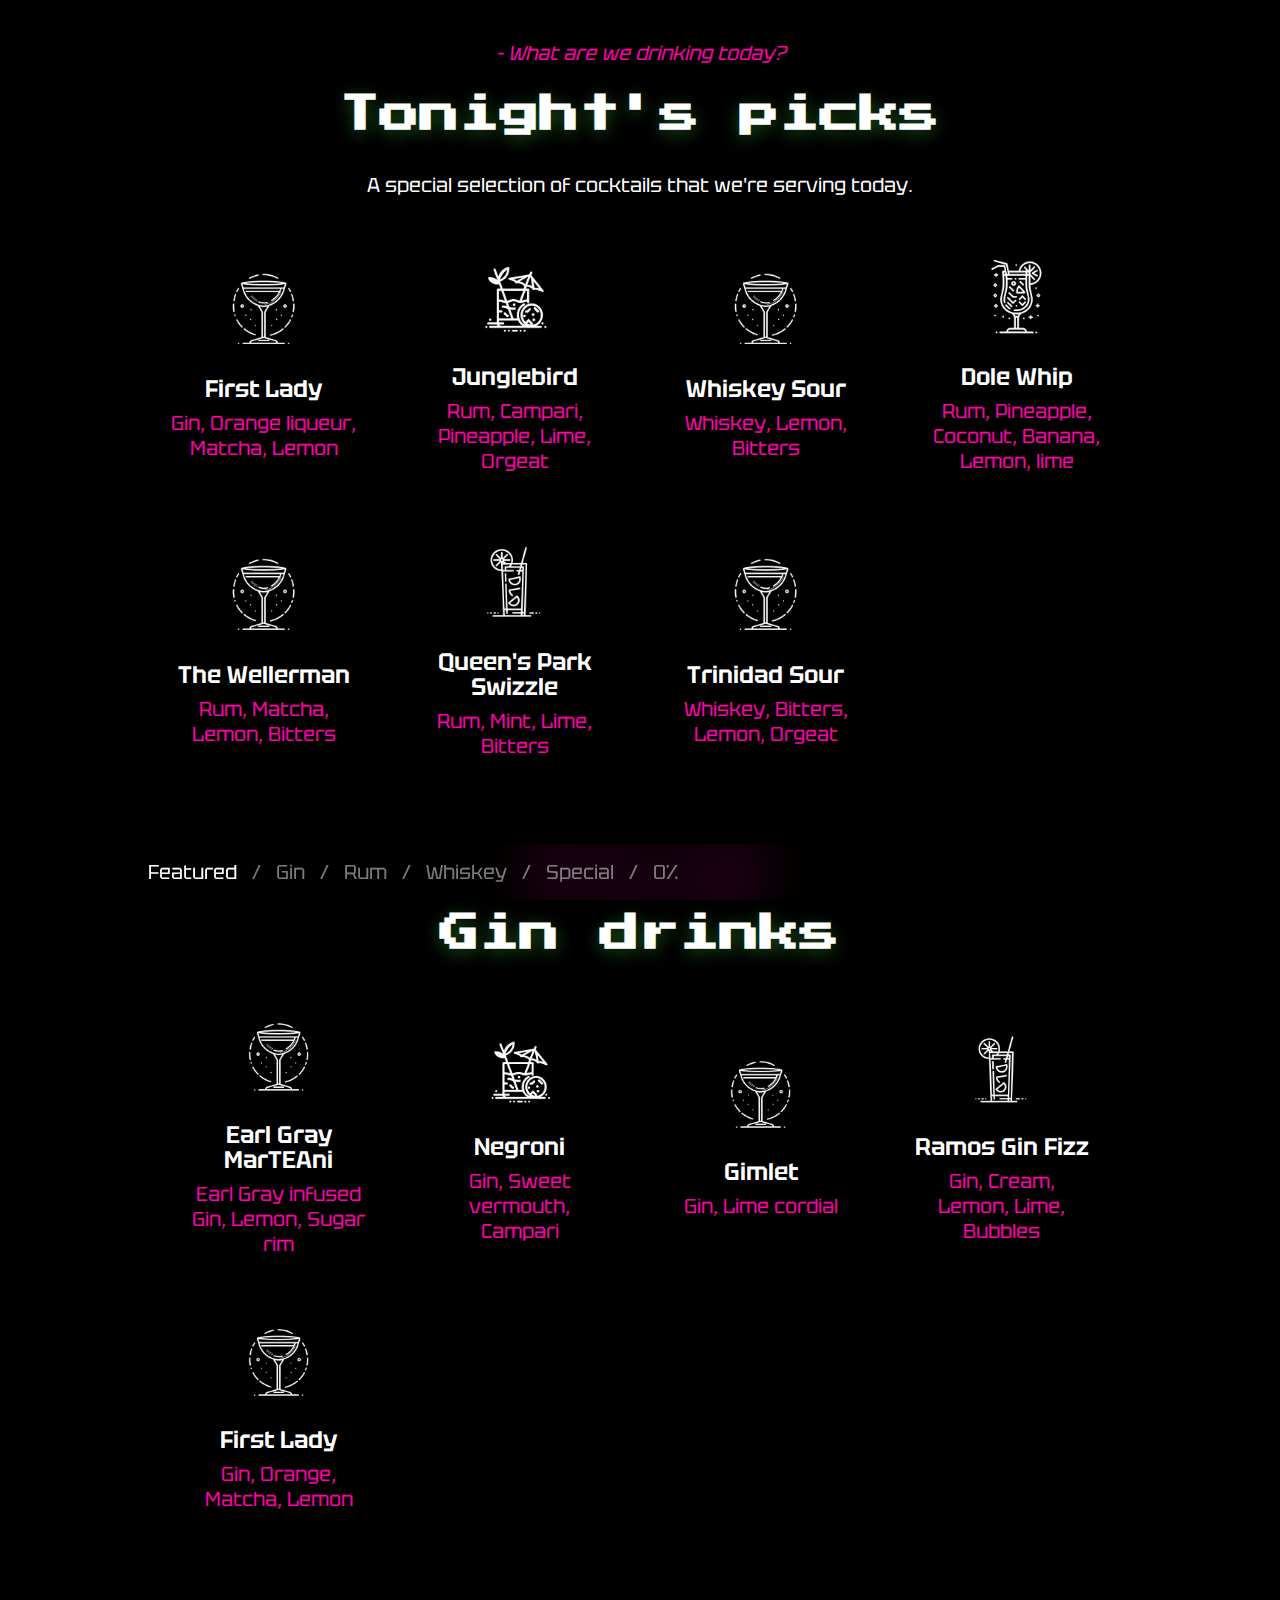
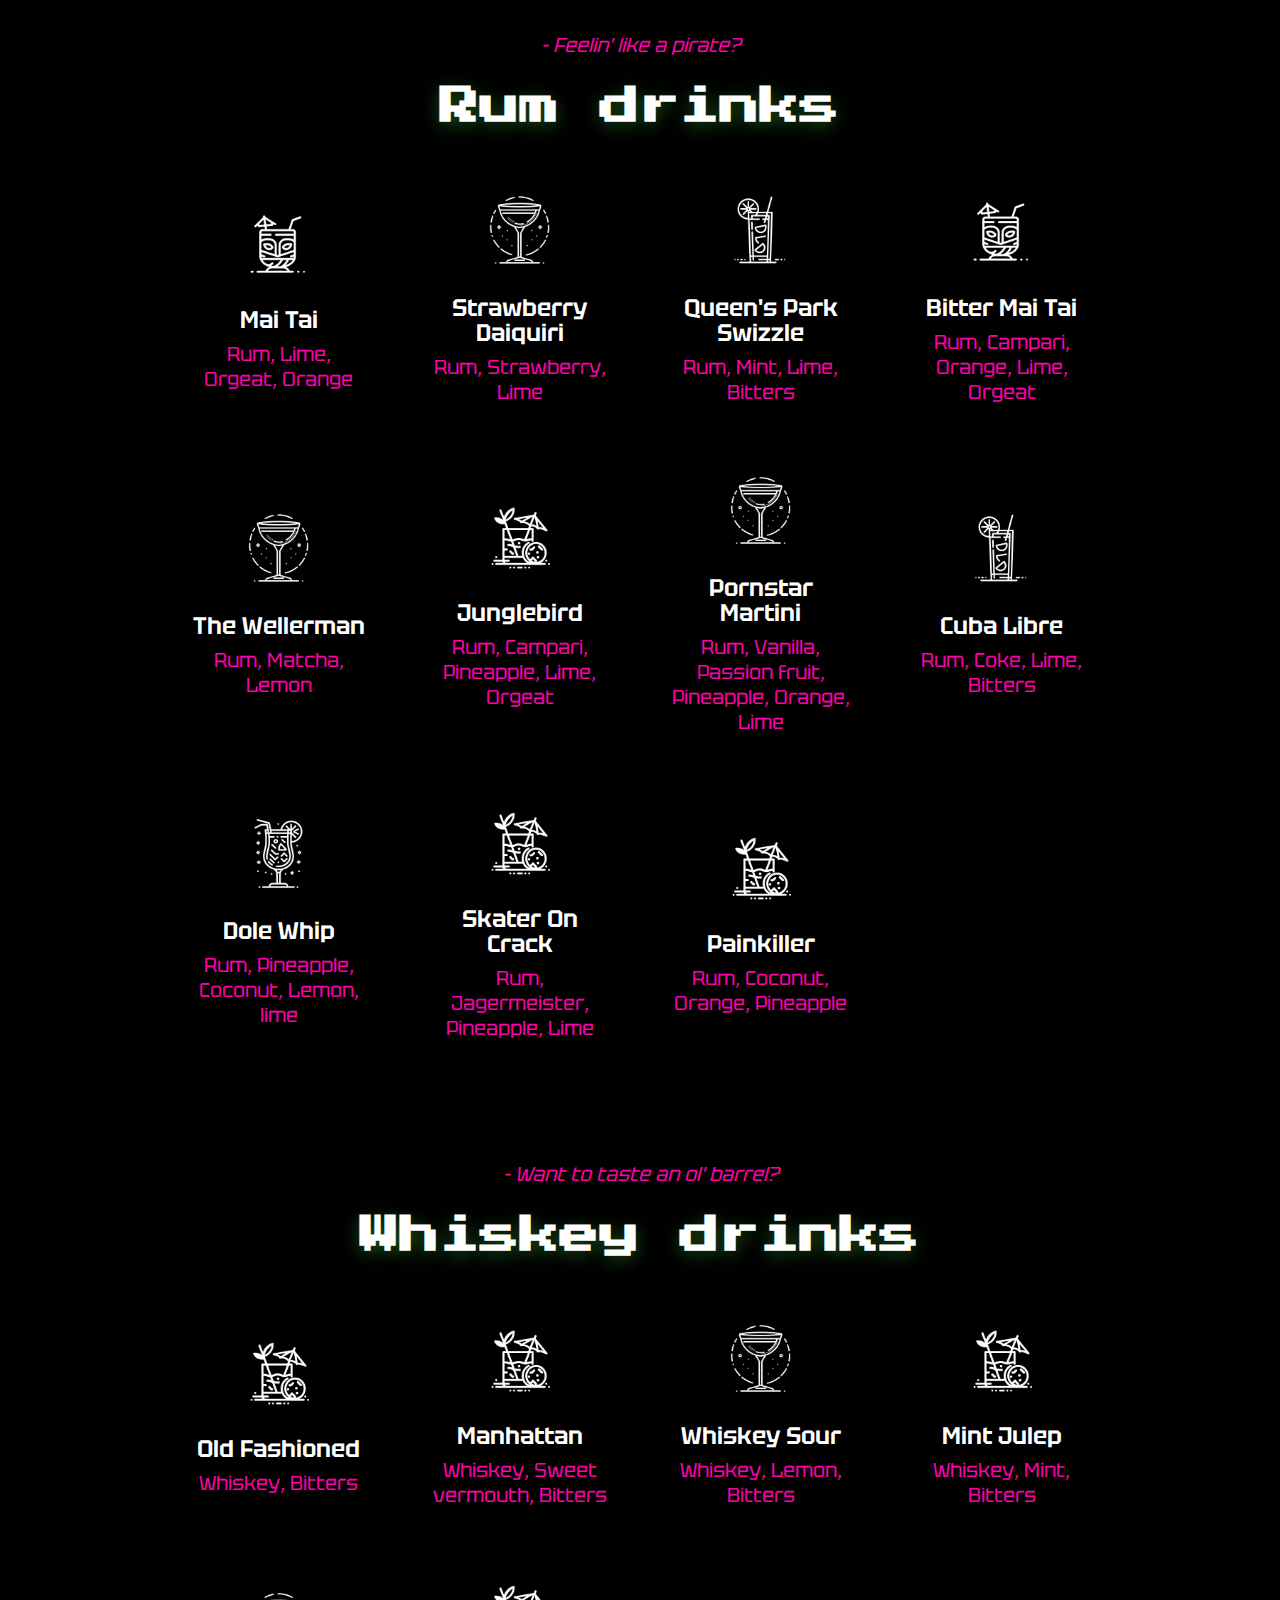
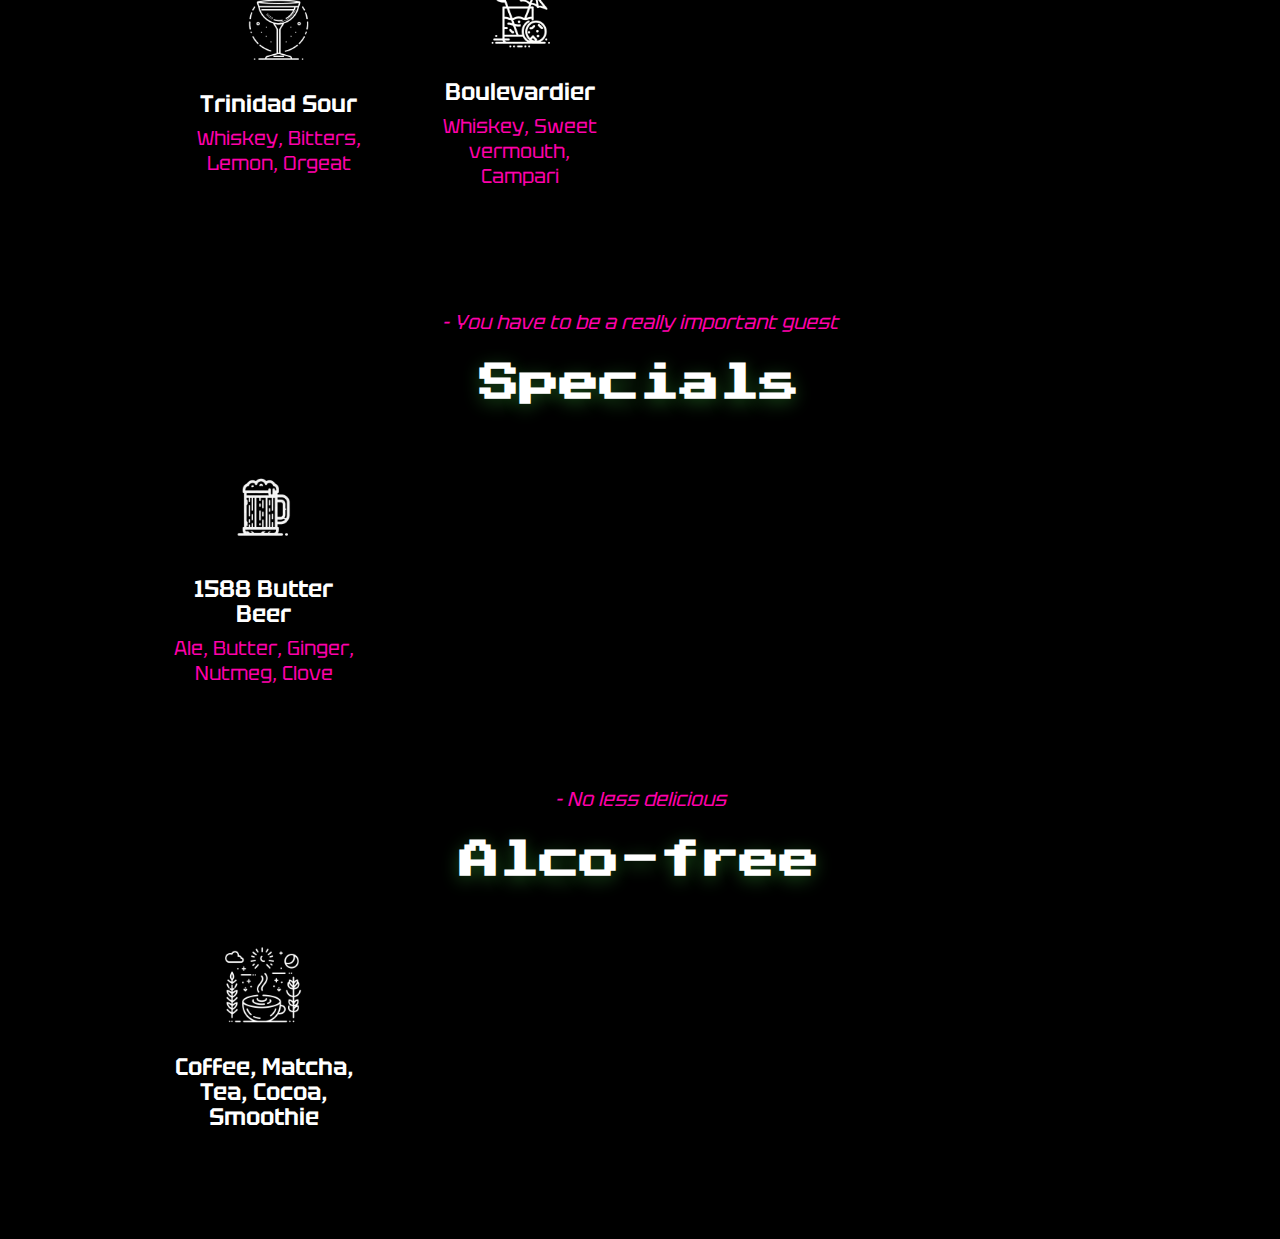
<file: neon.html>
<!doctype html>

<html class="no-js" lang="en">
	<head>
		<meta charset="utf-8">
		<meta http-equiv="x-ua-compatible" content="ie=edge">
		<meta name="viewport" content="width=device-width, initial-scale=1">
    <link href="css/main.css" rel="stylesheet">
		<script defer src="js/main.js"></script>
		<script defer src="js/Tocca.min.js"></script>

		<link rel="icon" type="image/x-icon" href="favicon.ico">   

    <link rel="preconnect" href="https://fonts.googleapis.com">
    <link rel="preconnect" href="https://fonts.gstatic.com" crossorigin>
    <link href="https://fonts.googleapis.com/css2?family=Press+Start+2P&family=Tektur:wght@400;800&display=swap" rel="stylesheet">

		<title>Cocktail Menu</title>
		<meta name="theme-color" content="#000000">
		<meta name="description" content="Cocktail menu project. Get the code, tweak the settings, add recipies and you're good to go!">

    <style>
      
      /*   
          Change color settings here by changing hex codes. 
          Preview the changes by clicking on "html" in DevTools and going to ":root" in styles. 
          Replace hex-code with "0" to disable the setting (ex. to disable text-shadow-color). 
      */
  
      :root {
        --main-bg-color: #000000;
        --main-text-color: #fff;
  
        /* --card-bg-color: #ffffff;*/
        /* --section-bg-color: #ffffff; */

        --subdued-text-color: #ff00aa;
  
        --text-shadow: 0px 4px 17px #52ff544d;
        --neon-sign-color: #ff00aa;

        --heading-font: 'Press Start 2P', cursive;
        --body-font: 'Tektur', cursive;

        /* Quickly adjust font-size throughout the site */
        --base-font-size: 10px;

        /* Adjusts body font size */
        --body-font-size: 2rem;

        /*----- Some fonts have issues with line-height. Try different margin-bottoms -----*/
        --heading-margin-bottom: 3rem;
        --heading-margin-top: 2rem;
        --heading-font-line-height: 1.4;

        /* --section-border: 3px solid #222;  */

        --card-icon-width: 50%;     
      }
  
    </style>
	</head> 

  <body>



    <nav>
      <a href="#f">Featured</a> <span>/</span>
      <a href="#g">Gin</a> <span>/</span>
      <a href="#r">Rum</a> <span>/</span>
      <a href="#w">Whiskey</a> <span>/</span>
      <a href="#s">Special</a>  <span>/</span>
      <a href="#0">0%</a>
    </nav>




		<section id="f" class="menu-slider">
			<p class="subtitle center">- What are we drinking today?</p>

      <!-- 
        Class options: 
          center - centers text
          desktop-center - centers text on desktop only
          mobile-center - centers text on mobile only
          text-shadow - adds a text shadow
          neon - adds pulsating neon sign-like effect
          neon-on-tap - enable neon sign-like effect on double-tap
      -->
			<h1 class="center text-shadow neon-on-load">
				Tonight's picks
			</h1>

			<p class="description center">A special selection of cocktails that we're serving today.</p>

      <!-- 
        Class options: 
          vertical - switches to stacked card layout
          icons - adjusts image sizes to fit icons
          card-shadow - adds shadow to cards
          invert - inverts image color
      -->
			<div class="slider-wrapper vertical icons invert card-shadow center">

        <div class="card">
					<img src="img/coupe.webp" class="card__image">
					<p class="card__name">First Lady</p>
					<p class="card__recipe">Gin, Orange liqueur, Matcha, Lemon</p>
					<p class="card__formula">
            1.5 oz Gin 
            0.5 oz Cointreau
            0.5 oz Simple
            0.5 oz Lemon
            1 tsp Matcha
            Egg white
          </p>
          <div class="palette">
            <color style="--color: #ffffff"></color>
            <color style="--color: #afb833"></color>
            <color style="--color: #566d13"></color>
          </div>
        </div>

        <div class="card">
					<img src="img/rocks.webp" class="card__image">
					<p class="card__name">Junglebird</p>
					<p class="card__recipe">Rum, Campari, Pineapple, Lime, Orgeat</p>
					<p class="card__formula">
            1.5 oz Rum
            0.75 oz Campari
            1.5 oz Pineapple
            0.5 oz Lime
            0.5 oz Simple
          </p>
          <div class="palette">
            <color style="--color: #ffffff"></color>
            <color style="--color: rgb(238 123 59)"></color>
            <color style="--color: rgba(154,12,0,1)"></color>
          </div>
				</div>

        <div class="card">
					<img src="img/coupe.webp" class="card__image">
					<p class="card__name">Whiskey Sour</p>
					<p class="card__recipe">Whiskey, Lemon, Bitters</p>
					<p class="card__formula">
            2:1:1
            Egg white
            Ango dots
          </p>
          <div class="palette">
            <color style="--color: #ffffff"></color>
            <color style="--color: rgb(240 219 45) "></color>
            <color style="--color: rgb(203 142 21)"></color>
          </div>
				</div>

        <div class="card">
					<img src="img/pina.webp" class="card__image">
					<p class="card__name">Dole Whip</p>
					<p class="card__recipe">Rum, Pineapple, Coconut, Banana, Lemon, lime</p>
					<p class="card__formula">
            2 oz Rum
            450 g Frozen pineapple
            1/2 Banana
            2.6 oz/77 ml Coconut milk
            3 tbs/36 g Sugar
            0.25 oz Lemon + Lime
            3 drops Saline
          </p>
          <div class="palette">
            <color style="--color: rgb(244 233 110)"></color>
          </div>
				</div>

        <div class="card">
					<img src="img/coupe.webp" class="card__image">
					<p class="card__name">The Wellerman</p>
					<p class="card__recipe">Rum, Matcha, Lemon, Bitters</p>
					<p class="card__formula">
            2:1:0.75
            1 tsp Matcha
            Egg white
            Ango dots
          </p>
          <div class="palette">
            <color style="--color: #ffffff"></color>
            <color style="--color: rgb(169 176 99)"></color>
            <color style="--color: rgb(67 70 23)"></color>
          </div>
          <color style="--color: linear-gradient(0deg, rgb(67 70 23) 1%, rgb(169 176 99) 84%, rgba(255,255,255,1) 84%, rgba(255,255,255,1) 100%);"></color>
				</div>

        <div class="card">
					<img src="img/tall.webp" class="card__image">
					<p class="card__name">Queen's Park Swizzle</p>
					<p class="card__recipe">Rum, Mint, Lime, Bitters</p>
					<p class="card__formula">
            2 oz Rum
            8-10 Mint leaves
            2-10 dashes Ango
            1 oz Lime
            0.75 oz Simple
          </p>
          <div class="palette">
            <color style="--color: rgb(158 16 17)"></color>
            <color style="--color: rgb(239 188 79)"></color>
            <color style="--color: rgb(42 83 3)"></color>
          </div>
				</div>

        <div class="card">
					<img src="img/coupe.webp" class="card__image">
					<p class="card__name">Trinidad Sour</p>
					<p class="card__recipe">Whiskey, Bitters, Lemon, Orgeat</p>
					<p class="card__formula">
            0.5 oz Whiskey
            1 oz Orgeat
            0.75 oz Lemon
            1 oz Ango
            Egg white
          </p>
          <div class="palette">
            <color style="--color: rgb(233 178 150)"></color>
            <color style="--color: rgb(69 0 2)"></color>
            <color style="--color: rgb(108 45 40)"></color>
          </div>
          <color style="--color: linear-gradient(0deg, rgb(108 45 40) 1%, rgb(69 0 2) 84%, rgb(233 178 150) 84%, rgb(234 170 126) 100%);"></color>
				</div>
			</div>
		</section>	





		<section id="g" class="menu-slider">
			<p class="subtitle center">- A pine tree in your glass?</p>

			<h1 class="center text-shadow neon-on-load">
				Gin drinks
			</h1>

      <p class="description center"></p>


			<!-- Add the class "vertical" to the div below to switch to a stacked layout. -->
			<div class="slider-wrapper icons invert card-shadow">

        <div class="card">
          <img src="img/coupe.webp" class="card__image">
          <p class="card__name">Earl Gray MarTEAni</p>
          <p class="card__recipe">Earl Gray infused Gin, Lemon, Sugar rim</p>
          <p class="card__formula">
            1.5 oz Infused Gin 
            0.75 oz Lemon 
            1 Egg white
            1 oz Simple
          </p>
        </div>

        <div class="card">
					<img src="img/rocks.webp" class="card__image">
					<p class="card__name">Negroni</p>
					<p class="card__recipe">Gin, Sweet vermouth, Campari</p>
					<p class="card__formula">
            1:1:1
          </p>
				</div>

        <div class="card">
					<img src="img/coupe.webp" class="card__image">
					<p class="card__name">Gimlet</p>
					<p class="card__recipe">Gin, Lime cordial</p>
					<p class="card__formula">
            2 oz Gin 
            0.75 oz Simple
            0.75 oz Lime superjuice
          </p>
				</div>

        <div class="card">
					<img src="img/tall.webp" class="card__image">
					<p class="card__name">Ramos Gin Fizz</p>
					<p class="card__recipe">Gin, Cream, Lemon, Lime, Bubbles</p>
					<p class="card__formula">
            2 oz Gin
            1 oz Heavy cream
            3 dashes OBW
            0.5 oz Simple
            0.5 oz Lime, Lemon
            Egg white
          </p>
				</div>

        <div class="card">
					<img src="img/coupe.webp" class="card__image">
					<p class="card__name">First Lady</p>
					<p class="card__recipe">Gin, Orange, Matcha, Lemon</p>
					<p class="card__formula">
            1.5 oz Gin 
            0.5 oz Cointreau
            0.5 oz Simple
            0.5 oz Lemon
            1 tsp Matcha
            Egg white
          </p>
				</div>
        
			</div>
		</section>	









    <section id="r"  class="menu-slider">
			<p class="subtitle center">- Feelin' like a pirate?</p>

			<h1 class="center text-shadow neon-on-load">
				Rum drinks
			</h1>

      <p class="description center"></p>

			<!-- Add the class "vertical" to the div below to switch to a stacked layout. -->
			<div class="slider-wrapper icons invert card-shadow">

        <div class="card">
					<img src="img/tiki.webp" class="card__image">
					<p class="card__name">Mai Tai</p>
					<p class="card__recipe">Rum, Lime, Orgeat, Orange</p>
					<p class="card__formula">
            2 oz Rum 
            1 oz Lime
            0.5 oz Curacao 
            0.75 oz Orgeat
            0.25 oz Simple
            2 drops Saline
          </p>
				</div>
        
        <div class="card">
					<img src="img/coupe.webp" class="card__image">
					<p class="card__name">Strawberry Daiquiri</p>
					<p class="card__recipe">Rum, Strawberry, Lime</p>
					<p class="card__formula">
            2:1:1
          </p>
				</div>

        <div class="card">
					<img src="img/tall.webp" class="card__image">
					<p class="card__name">Queen's Park Swizzle</p>
					<p class="card__recipe">Rum, Mint, Lime, Bitters</p>
					<p class="card__formula">
            2 oz Rum
            8-10 Mint leaves
            2-10 dashes Ango
            1 oz Lime
            0.75 oz Simple
          </p>
				</div>

        <div class="card">
					<img src="img/tiki.webp" class="card__image">
					<p class="card__name">Bitter Mai Tai</p>
					<p class="card__recipe">Rum, Campari, Orange, Lime, Orgeat</p>
					<p class="card__formula">
            0.75 oz Rum
            1.5 oz Campari
            1 oz Lime
            0.75 oz Orgeat
          </p>
				</div>

        <div class="card">
					<img src="img/coupe.webp" class="card__image">
					<p class="card__name">The Wellerman</p>
					<p class="card__recipe">Rum, Matcha, Lemon</p>
					<p class="card__formula">
            2:1:0.5
            1 tsp Matcha
            Egg white
          </p>
				</div>

        <div class="card">
					<img src="img/rocks.webp" class="card__image">
					<p class="card__name">Junglebird</p>
					<p class="card__recipe">Rum, Campari, Pineapple, Lime, Orgeat</p>
					<p class="card__formula">
            1.5 oz Rum
            0.75 oz Campari
            1.5 oz Pineapple
            0.5 oz Lime
            0.5 oz Simple
          </p>
				</div>

        <div class="card">
					<img src="img/coupe.webp" class="card__image">
					<p class="card__name">Pornstar Martini</p>
					<p class="card__recipe">Rum, Vanilla, Passion fruit, Pineapple, Orange, Lime</p>
					<p class="card__formula">
            1.5 x Passion fruits
            2 oz Rum/Vodka
            0.75 oz Syrup
            2 oz Pineapple
            1 oz Lime
            3 dashes Orange bitters
            3 drops Saline
          </p>
        </div>
        
        <div class="card">
					<img src="img/tall.webp" class="card__image">
					<p class="card__name">Cuba Libre</p>
					<p class="card__recipe">Rum, Coke, Lime, Bitters</p>
					<p class="card__formula">
            2 oz Rum
            2 dashes Ango
            0.75 oz Lime
            Top w Coke
          </p>
				</div>

        <div class="card">
					<img src="img/pina.webp" class="card__image">
					<p class="card__name">Dole Whip</p>
					<p class="card__recipe">Rum, Pineapple, Coconut, Lemon, lime</p>
					<p class="card__formula">
            2 oz Rum
            450 g Frozen pineapple
            2.6 oz Coconut milk
            3 tbs/36 g Sugar
            0.25 oz Lemon + Lime
            3 drops Saline
          </p>
				</div>

        <div class="card">
					<img src="img/rocks.webp" class="card__image">
					<p class="card__name">Skater On Crack</p>
					<p class="card__recipe">Rum, Jagermeister, Pineapple, Lime</p>
					<p class="card__formula">
            1:1:1:0.75:0.75
          </p>
				</div>

        <div class="card">
					<img src="img/rocks.webp" class="card__image">
					<p class="card__name">Painkiller</p>
					<p class="card__recipe">Rum, Coconut, Orange, Pineapple</p>
					<p class="card__formula">
            2 oz Rum 
            4 oz Pineapple
            1 oz Orange
            1 oz Cream of coconut
            Open pour
            Grated nutmeg
          </p>
				</div>

			</div>
		</section>	









		<section id="w"  class="menu-slider">
			<p class="subtitle center">- Want to taste an ol' barrel?</p>

			<h1 class="center text-shadow neon-on-load">
				Whiskey drinks
			</h1>

      <p class="description center"></p>

			<!-- Add the class "vertical" to the div below to switch to a stacked layout. -->
			<div class="slider-wrapper icons invert card-shadow">

        <div class="card">
					<img src="img/rocks.webp" class="card__image">
					<p class="card__name">Old Fashioned</p>
					<p class="card__recipe">Whiskey, Bitters</p>
					<p class="card__formula">
            2 oz Whiskey 
            0.25 oz Simple
            2 dash Ango
          </p>
        </div>
      
        <div class="card">
					<img src="img/rocks.webp" class="card__image">
					<p class="card__name">Manhattan</p>
					<p class="card__recipe">Whiskey, Sweet vermouth, Bitters</p>
					<p class="card__formula">
            2 oz W
            1 oz Sweet vermouth
            2 dash Ango
          </p>
				</div>

        <div class="card">
					<img src="img/coupe.webp" class="card__image">
					<p class="card__name">Whiskey Sour</p>
					<p class="card__recipe">Whiskey, Lemon, Bitters</p>
					<p class="card__formula">
            2:1:1
            Egg white
          </p>
				</div>

        <div class="card">
					<img src="img/rocks.webp" class="card__image">
					<p class="card__name">Mint Julep</p>
					<p class="card__recipe">Whiskey, Mint, Bitters</p>
					<p class="card__formula">
            3 oz Whiskey
            0.5 oz Simple
            Mint
            2 dash Ango
          </p>
				</div>

        <div class="card">
					<img src="img/coupe.webp" class="card__image">
					<p class="card__name">Trinidad Sour</p>
					<p class="card__recipe">Whiskey, Bitters, Lemon, Orgeat</p>
					<p class="card__formula">
            0.5 oz Whiskey
            1 oz Orgeat
            0.75 oz Lemon
            1 oz Ango
            Egg white
          </p>
				</div>

        <div class="card">
					<img src="img/rocks.webp" class="card__image">
					<p class="card__name">Boulevardier</p>
					<p class="card__recipe">Whiskey, Sweet vermouth, Campari</p>
					<p class="card__formula">
            1.5:1:1
          </p>
				</div>
			</div>
		</section>	




    



    <!-- <section class="menu-slider">
			<p class="subtitle center">- Lemonade with a surprise?</p>

			<h1 class="center text-shadow neon-on-load">
				Vodka drinks
			</h1>

      <p class="description center"></p>

			<div class="slider-wrapper icons invert card-shadow">

        <div class="card">
					<img src="img/coupe.webp" class="card__image">
					<p class="card__name">Espresso Martini</p>
					<p class="card__recipe">Vodka, Coffee</p>
					<p class="card__formula">
            1:1:1
            Vodka:Espresso:Coffee saccharum
          </p>
        </div>
			</div>
		</section>	 -->





    <section id="s" class="menu-slider">
			<p class="subtitle center">- You have to be a really important guest</p>

			<h1 class="center text-shadow neon-on-load">
				Specials
			</h1>

      <p class="description center"></p>

			<!-- Add the class "vertical" to the div below to switch to a stacked layout. -->
			<div class="slider-wrapper icons invert card-shadow vertical center">

        <div class="card">
					<img src="img/beer.webp" class="card__image">
					<p class="card__name">1588 Butter Beer</p>
					<p class="card__recipe">Ale, Butter, Ginger, Nutmeg, Clove</p>
					<p class="card__formula">
            In pan
            1.5 L Ale
            0.5 tsp Ginger, Nutmeg, Cloves
            Heat to low simmer

            In separate bowl
            1 cup/225 g Demerara sugar
            5 egg yolks

            Combine

            Melt in 100 g Butter
          </p>
        </div>

			</div>
		</section>	















    <section id="0" class="menu-slider">
			<p class="subtitle center">- No less delicious</p>

			<h1 class="center text-shadow neon-on-load">
				Alco-free
			</h1>

      <p class="description center"></p>

			<!-- Add the class "vertical" to the div below to switch to a stacked layout. -->
			<div class="slider-wrapper icons invert card-shadow vertical center">

        <div class="card">
					<img src="img/mug.webp" class="card__image">
					<p class="card__name">Coffee, Matcha, Tea, Cocoa, Smoothie</p>
					<!-- <p class="card__recipe">Whiskey, Bitters</p> -->
					<!-- <p class="card__formula">
            2 oz Whiskey 
            0.25 oz Simple
            2 dash Ango
          </p> -->
        </div>
       
			</div>
		</section>






				<!-- <div class="card">
					<img src="img/old-fashioned-glass.png" class="card__image">
					<p class="card__name">Brandy Peach B*tch</p>
					<p class="card__recipe">Brandy, Lemon juice, Peach juice, Orgeat, Bitters</p>
					<p class="card__formula">
            1.5 oz Brandy 
            2 oz Peach juice
            1 oz Lemon juice
            0.5 oz Orgeat
            0.5 oz Amaro di Angostura 
            0.25 oz Simple
          </p>
				</div> -->


	</body> 
</html>
</file>
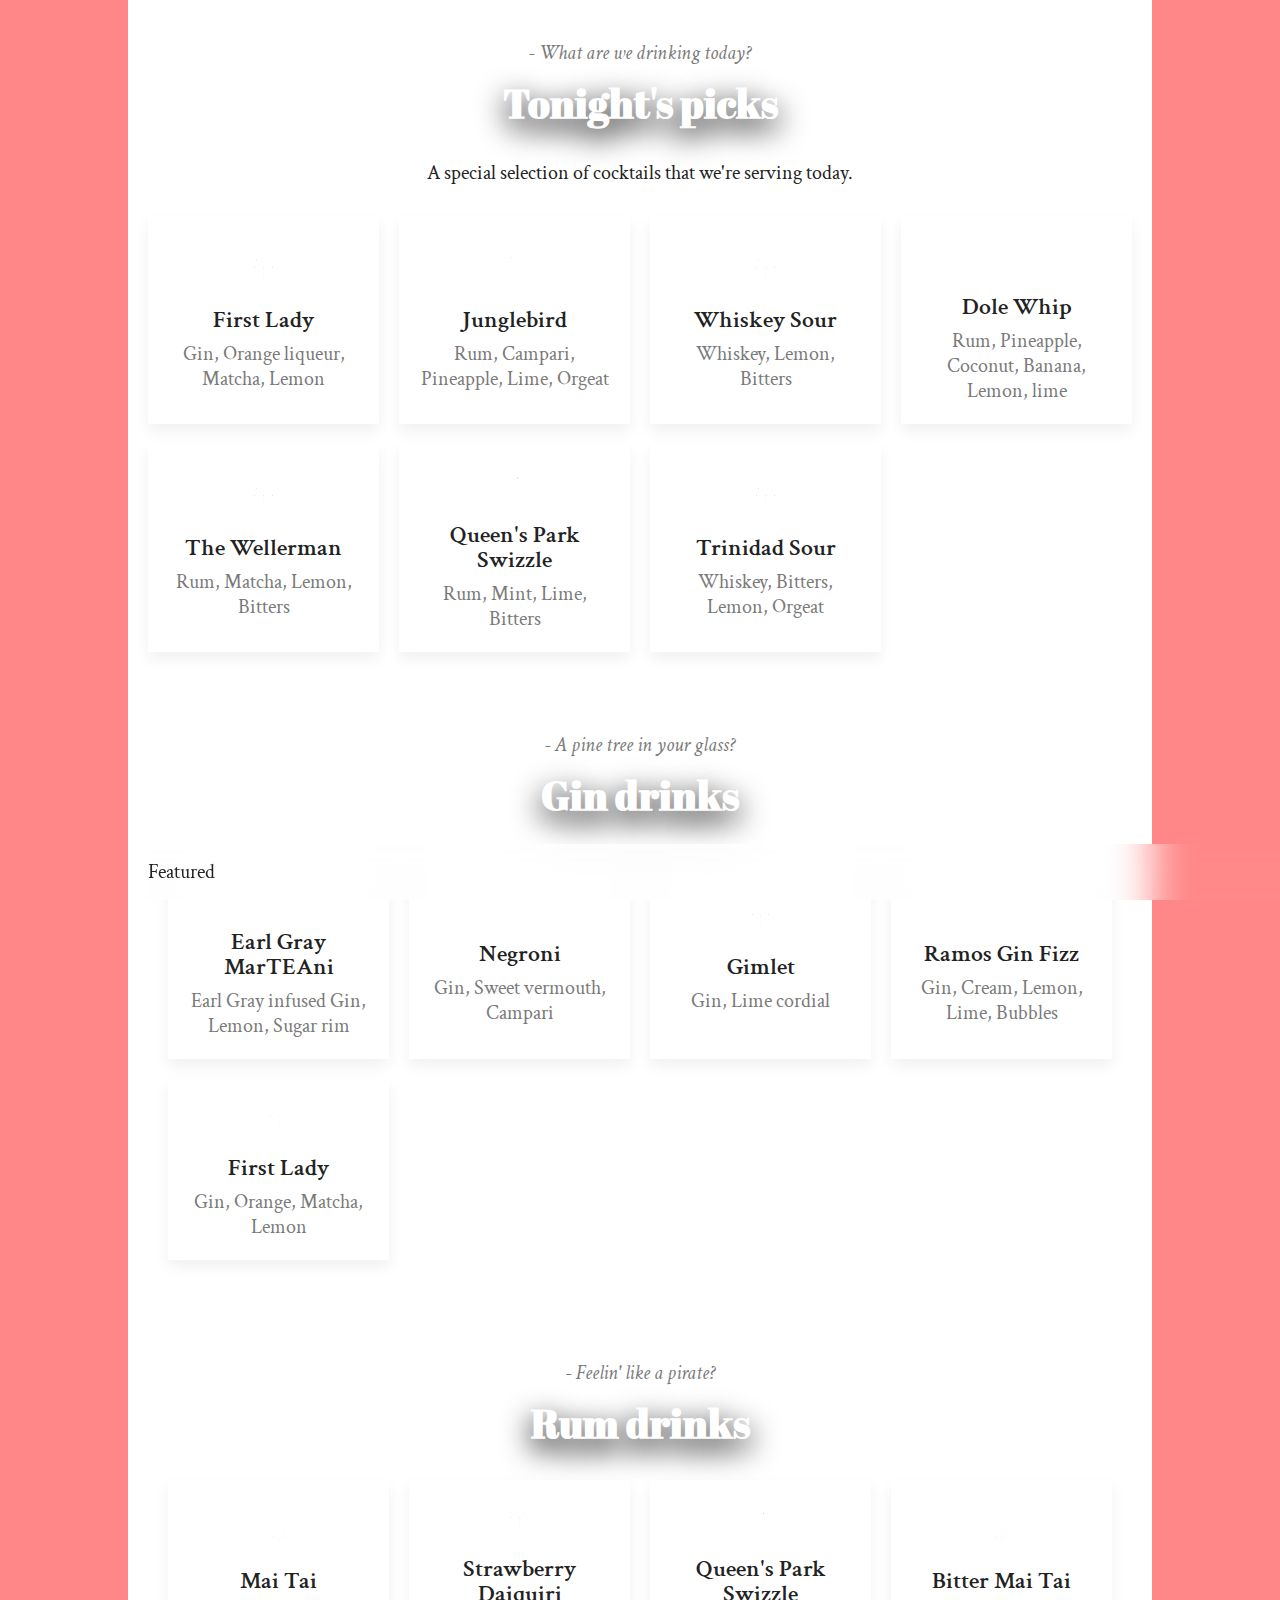
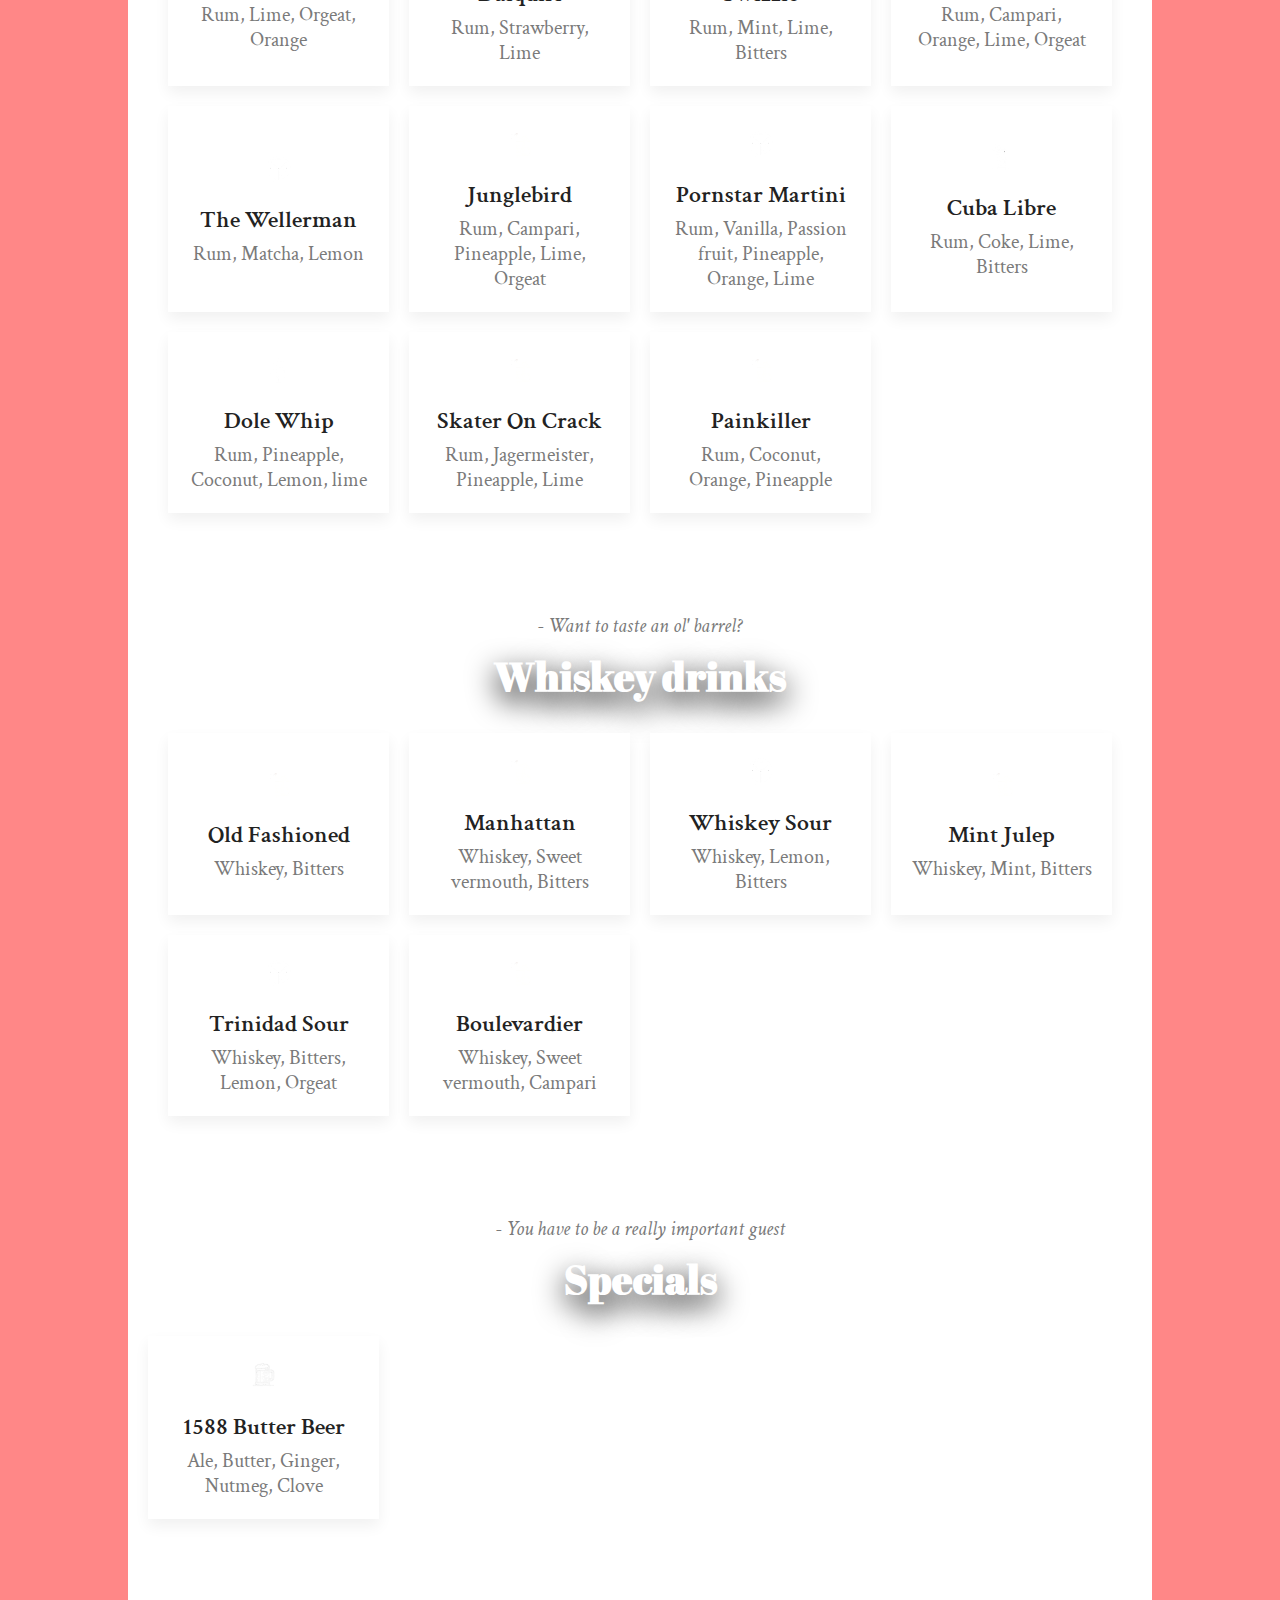
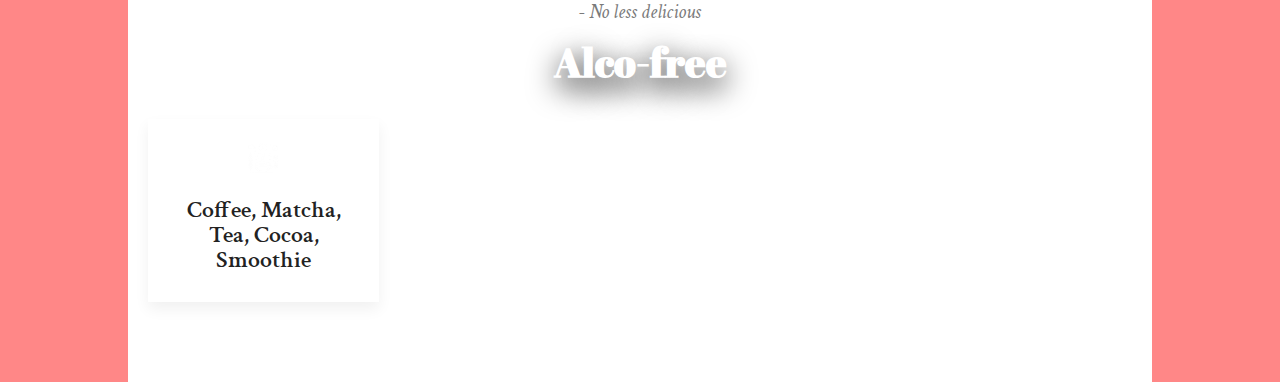
<file: old-school.html>
<!doctype html>

<html class="no-js" lang="en">
	<head>
		<meta charset="utf-8">
		<meta http-equiv="x-ua-compatible" content="ie=edge">
		<meta name="viewport" content="width=device-width, initial-scale=1">
    <link href="css/main.css" rel="stylesheet">
		<script defer src="js/main.js"></script>
		<script defer src="js/Tocca.min.js"></script>

		<link rel="icon" type="image/x-icon" href="favicon.ico">   

    <link rel="preconnect" href="https://fonts.googleapis.com">
    <link rel="preconnect" href="https://fonts.gstatic.com" crossorigin>
    <link href="https://fonts.googleapis.com/css2?family=Abril+Fatface&family=Crimson+Text:ital,wght@0,400;0,600;1,400&display=swap" rel="stylesheet">

		<title>Cocktail Manu</title>
		<meta name="theme-color" content="#ff8787">
		<meta name="description" content="Cocktail menu project. Get the code, tweak the settings, add recipies and you're good to go!">

    <style>

      /*  

          Change color settings here by changing hex codes. 
          Preview the changes by clicking on "html" in DevTools and going to ":root" in styles. 
          Replace hex-code with "0" to disable the setting (ex. to disable text-shadow-color). 

      */

      :root {
        --main-bg-color: #ff8787;
        --main-text-color: #222;  

        --card-bg-color: #ffffff;
        --section-bg-color: #ffffff;

        --subdued-text-color: #7a7a7a;

        --text-shadow: 0px 10px 30px #000;
        --neon-sign-color: #c8851c;

        --heading-font: 'Abril Fatface', cursive;
        --body-font: 'Crimson Text', serif;

        /*----- Quickly adjust font-size throughout the site -----*/
        --base-font-size: 10px;
        
        /*----- Adjusts body font size -----*/
        --body-font-size: 2rem;

        /*----- Some fonts have issues with line-height. Try different margin-bottoms -----*/
        --heading-margin-bottom: 3rem;
        /* --heading-margin-top: 2rem; */
        /* --heading-font-line-height: 1.4; */

        --section-border: 3px solid #222; 

        --card-icon-width: 20%;
      }

    </style>
	</head> 

  <!-- 
    Class options: 
      bordered - adds a border around the section
  -->
  <body>



    <nav>
      <a href="#f">Featured</a> <span>/</span>
      <a href="#g">Gin</a> <span>/</span>
      <a href="#r">Rum</a> <span>/</span>
      <a href="#w">Whiskey</a> <span>/</span>
      <a href="#s">Special</a>  <span>/</span>
      <a href="#0">0%</a>
    </nav>




		<section id="f" class="menu-slider">
			<p class="subtitle center">- What are we drinking today?</p>

      <!-- 
        Class options: 
          center - centers text
          desktop-center - centers text on desktop only
          mobile-center - centers text on mobile only
          text-shadow - adds a text shadow
          neon - adds pulsating neon sign-like effect
          neon-on-tap - enable neon sign-like effect on double-tap
      -->
			<h1 class="center text-shadow neon-on-load">
				Tonight's picks
			</h1>

			<p class="description center">A special selection of cocktails that we're serving today.</p>

      <!-- 
        Class options: 
          vertical - switches to stacked card layout
          icons - adjusts image sizes to fit icons
          card-shadow - adds shadow to cards
          invert - inverts image color
      -->
			<div class="slider-wrapper vertical icons invert card-shadow center">

        <div class="card">
					<img src="img/coupe.webp" class="card__image">
					<p class="card__name">First Lady</p>
					<p class="card__recipe">Gin, Orange liqueur, Matcha, Lemon</p>
					<p class="card__formula">
            1.5 oz Gin 
            0.5 oz Cointreau
            0.5 oz Simple
            0.5 oz Lemon
            1 tsp Matcha
            Egg white
          </p>
          <div class="palette">
            <color style="--color: #ffffff"></color>
            <color style="--color: #afb833"></color>
            <color style="--color: #566d13"></color>
          </div>
        </div>

        <div class="card">
					<img src="img/rocks.webp" class="card__image">
					<p class="card__name">Junglebird</p>
					<p class="card__recipe">Rum, Campari, Pineapple, Lime, Orgeat</p>
					<p class="card__formula">
            1.5 oz Rum
            0.75 oz Campari
            1.5 oz Pineapple
            0.5 oz Lime
            0.5 oz Simple
          </p>
          <div class="palette">
            <color style="--color: #ffffff"></color>
            <color style="--color: rgb(238 123 59)"></color>
            <color style="--color: rgba(154,12,0,1)"></color>
          </div>
				</div>

        <div class="card">
					<img src="img/coupe.webp" class="card__image">
					<p class="card__name">Whiskey Sour</p>
					<p class="card__recipe">Whiskey, Lemon, Bitters</p>
					<p class="card__formula">
            2:1:1
            Egg white
            Ango dots
          </p>
          <div class="palette">
            <color style="--color: #ffffff"></color>
            <color style="--color: rgb(240 219 45) "></color>
            <color style="--color: rgb(203 142 21)"></color>
          </div>
				</div>

        <div class="card">
					<img src="img/pina.webp" class="card__image">
					<p class="card__name">Dole Whip</p>
					<p class="card__recipe">Rum, Pineapple, Coconut, Banana, Lemon, lime</p>
					<p class="card__formula">
            2 oz Rum
            450 g Frozen pineapple
            1/2 Banana
            2.6 oz/77 ml Coconut milk
            3 tbs/36 g Sugar
            0.25 oz Lemon + Lime
            3 drops Saline
          </p>
          <div class="palette">
            <color style="--color: rgb(244 233 110)"></color>
          </div>
				</div>

        <div class="card">
					<img src="img/coupe.webp" class="card__image">
					<p class="card__name">The Wellerman</p>
					<p class="card__recipe">Rum, Matcha, Lemon, Bitters</p>
					<p class="card__formula">
            2:1:0.75
            1 tsp Matcha
            Egg white
            Ango dots
          </p>
          <div class="palette">
            <color style="--color: #ffffff"></color>
            <color style="--color: rgb(169 176 99)"></color>
            <color style="--color: rgb(67 70 23)"></color>
          </div>
          <color style="--color: linear-gradient(0deg, rgb(67 70 23) 1%, rgb(169 176 99) 84%, rgba(255,255,255,1) 84%, rgba(255,255,255,1) 100%);"></color>
				</div>

        <div class="card">
					<img src="img/tall.webp" class="card__image">
					<p class="card__name">Queen's Park Swizzle</p>
					<p class="card__recipe">Rum, Mint, Lime, Bitters</p>
					<p class="card__formula">
            2 oz Rum
            8-10 Mint leaves
            2-10 dashes Ango
            1 oz Lime
            0.75 oz Simple
          </p>
          <div class="palette">
            <color style="--color: rgb(158 16 17)"></color>
            <color style="--color: rgb(239 188 79)"></color>
            <color style="--color: rgb(42 83 3)"></color>
          </div>
				</div>

        <div class="card">
					<img src="img/coupe.webp" class="card__image">
					<p class="card__name">Trinidad Sour</p>
					<p class="card__recipe">Whiskey, Bitters, Lemon, Orgeat</p>
					<p class="card__formula">
            0.5 oz Whiskey
            1 oz Orgeat
            0.75 oz Lemon
            1 oz Ango
            Egg white
          </p>
          <div class="palette">
            <color style="--color: rgb(233 178 150)"></color>
            <color style="--color: rgb(69 0 2)"></color>
            <color style="--color: rgb(108 45 40)"></color>
          </div>
          <color style="--color: linear-gradient(0deg, rgb(108 45 40) 1%, rgb(69 0 2) 84%, rgb(233 178 150) 84%, rgb(234 170 126) 100%);"></color>
				</div>
			</div>
		</section>	





		<section id="g" class="menu-slider">
			<p class="subtitle center">- A pine tree in your glass?</p>

			<h1 class="center text-shadow neon-on-load">
				Gin drinks
			</h1>

      <p class="description center"></p>


			<!-- Add the class "vertical" to the div below to switch to a stacked layout. -->
			<div class="slider-wrapper icons invert card-shadow">

        <div class="card">
          <img src="img/coupe.webp" class="card__image">
          <p class="card__name">Earl Gray MarTEAni</p>
          <p class="card__recipe">Earl Gray infused Gin, Lemon, Sugar rim</p>
          <p class="card__formula">
            1.5 oz Infused Gin 
            0.75 oz Lemon 
            1 Egg white
            1 oz Simple
          </p>
        </div>

        <div class="card">
					<img src="img/rocks.webp" class="card__image">
					<p class="card__name">Negroni</p>
					<p class="card__recipe">Gin, Sweet vermouth, Campari</p>
					<p class="card__formula">
            1:1:1
          </p>
				</div>

        <div class="card">
					<img src="img/coupe.webp" class="card__image">
					<p class="card__name">Gimlet</p>
					<p class="card__recipe">Gin, Lime cordial</p>
					<p class="card__formula">
            2 oz Gin 
            0.75 oz Simple
            0.75 oz Lime superjuice
          </p>
				</div>

        <div class="card">
					<img src="img/tall.webp" class="card__image">
					<p class="card__name">Ramos Gin Fizz</p>
					<p class="card__recipe">Gin, Cream, Lemon, Lime, Bubbles</p>
					<p class="card__formula">
            2 oz Gin
            1 oz Heavy cream
            3 dashes OBW
            0.5 oz Simple
            0.5 oz Lime, Lemon
            Egg white
          </p>
				</div>

        <div class="card">
					<img src="img/coupe.webp" class="card__image">
					<p class="card__name">First Lady</p>
					<p class="card__recipe">Gin, Orange, Matcha, Lemon</p>
					<p class="card__formula">
            1.5 oz Gin 
            0.5 oz Cointreau
            0.5 oz Simple
            0.5 oz Lemon
            1 tsp Matcha
            Egg white
          </p>
				</div>
        
			</div>
		</section>	









    <section id="r"  class="menu-slider">
			<p class="subtitle center">- Feelin' like a pirate?</p>

			<h1 class="center text-shadow neon-on-load">
				Rum drinks
			</h1>

      <p class="description center"></p>

			<!-- Add the class "vertical" to the div below to switch to a stacked layout. -->
			<div class="slider-wrapper icons invert card-shadow">

        <div class="card">
					<img src="img/tiki.webp" class="card__image">
					<p class="card__name">Mai Tai</p>
					<p class="card__recipe">Rum, Lime, Orgeat, Orange</p>
					<p class="card__formula">
            2 oz Rum 
            1 oz Lime
            0.5 oz Curacao 
            0.75 oz Orgeat
            0.25 oz Simple
            2 drops Saline
          </p>
				</div>
        
        <div class="card">
					<img src="img/coupe.webp" class="card__image">
					<p class="card__name">Strawberry Daiquiri</p>
					<p class="card__recipe">Rum, Strawberry, Lime</p>
					<p class="card__formula">
            2:1:1
          </p>
				</div>

        <div class="card">
					<img src="img/tall.webp" class="card__image">
					<p class="card__name">Queen's Park Swizzle</p>
					<p class="card__recipe">Rum, Mint, Lime, Bitters</p>
					<p class="card__formula">
            2 oz Rum
            8-10 Mint leaves
            2-10 dashes Ango
            1 oz Lime
            0.75 oz Simple
          </p>
				</div>

        <div class="card">
					<img src="img/tiki.webp" class="card__image">
					<p class="card__name">Bitter Mai Tai</p>
					<p class="card__recipe">Rum, Campari, Orange, Lime, Orgeat</p>
					<p class="card__formula">
            0.75 oz Rum
            1.5 oz Campari
            1 oz Lime
            0.75 oz Orgeat
          </p>
				</div>

        <div class="card">
					<img src="img/coupe.webp" class="card__image">
					<p class="card__name">The Wellerman</p>
					<p class="card__recipe">Rum, Matcha, Lemon</p>
					<p class="card__formula">
            2:1:0.5
            1 tsp Matcha
            Egg white
          </p>
				</div>

        <div class="card">
					<img src="img/rocks.webp" class="card__image">
					<p class="card__name">Junglebird</p>
					<p class="card__recipe">Rum, Campari, Pineapple, Lime, Orgeat</p>
					<p class="card__formula">
            1.5 oz Rum
            0.75 oz Campari
            1.5 oz Pineapple
            0.5 oz Lime
            0.5 oz Simple
          </p>
				</div>

        <div class="card">
					<img src="img/coupe.webp" class="card__image">
					<p class="card__name">Pornstar Martini</p>
					<p class="card__recipe">Rum, Vanilla, Passion fruit, Pineapple, Orange, Lime</p>
					<p class="card__formula">
            1.5 x Passion fruits
            2 oz Rum/Vodka
            0.75 oz Syrup
            2 oz Pineapple
            1 oz Lime
            3 dashes Orange bitters
            3 drops Saline
          </p>
        </div>
        
        <div class="card">
					<img src="img/tall.webp" class="card__image">
					<p class="card__name">Cuba Libre</p>
					<p class="card__recipe">Rum, Coke, Lime, Bitters</p>
					<p class="card__formula">
            2 oz Rum
            2 dashes Ango
            0.75 oz Lime
            Top w Coke
          </p>
				</div>

        <div class="card">
					<img src="img/pina.webp" class="card__image">
					<p class="card__name">Dole Whip</p>
					<p class="card__recipe">Rum, Pineapple, Coconut, Lemon, lime</p>
					<p class="card__formula">
            2 oz Rum
            450 g Frozen pineapple
            2.6 oz Coconut milk
            3 tbs/36 g Sugar
            0.25 oz Lemon + Lime
            3 drops Saline
          </p>
				</div>

        <div class="card">
					<img src="img/rocks.webp" class="card__image">
					<p class="card__name">Skater On Crack</p>
					<p class="card__recipe">Rum, Jagermeister, Pineapple, Lime</p>
					<p class="card__formula">
            1:1:1:0.75:0.75
          </p>
				</div>

        <div class="card">
					<img src="img/rocks.webp" class="card__image">
					<p class="card__name">Painkiller</p>
					<p class="card__recipe">Rum, Coconut, Orange, Pineapple</p>
					<p class="card__formula">
            2 oz Rum 
            4 oz Pineapple
            1 oz Orange
            1 oz Cream of coconut
            Open pour
            Grated nutmeg
          </p>
				</div>

			</div>
		</section>	









		<section id="w"  class="menu-slider">
			<p class="subtitle center">- Want to taste an ol' barrel?</p>

			<h1 class="center text-shadow neon-on-load">
				Whiskey drinks
			</h1>

      <p class="description center"></p>

			<!-- Add the class "vertical" to the div below to switch to a stacked layout. -->
			<div class="slider-wrapper icons invert card-shadow">

        <div class="card">
					<img src="img/rocks.webp" class="card__image">
					<p class="card__name">Old Fashioned</p>
					<p class="card__recipe">Whiskey, Bitters</p>
					<p class="card__formula">
            2 oz Whiskey 
            0.25 oz Simple
            2 dash Ango
          </p>
        </div>
      
        <div class="card">
					<img src="img/rocks.webp" class="card__image">
					<p class="card__name">Manhattan</p>
					<p class="card__recipe">Whiskey, Sweet vermouth, Bitters</p>
					<p class="card__formula">
            2 oz W
            1 oz Sweet vermouth
            2 dash Ango
          </p>
				</div>

        <div class="card">
					<img src="img/coupe.webp" class="card__image">
					<p class="card__name">Whiskey Sour</p>
					<p class="card__recipe">Whiskey, Lemon, Bitters</p>
					<p class="card__formula">
            2:1:1
            Egg white
          </p>
				</div>

        <div class="card">
					<img src="img/rocks.webp" class="card__image">
					<p class="card__name">Mint Julep</p>
					<p class="card__recipe">Whiskey, Mint, Bitters</p>
					<p class="card__formula">
            3 oz Whiskey
            0.5 oz Simple
            Mint
            2 dash Ango
          </p>
				</div>

        <div class="card">
					<img src="img/coupe.webp" class="card__image">
					<p class="card__name">Trinidad Sour</p>
					<p class="card__recipe">Whiskey, Bitters, Lemon, Orgeat</p>
					<p class="card__formula">
            0.5 oz Whiskey
            1 oz Orgeat
            0.75 oz Lemon
            1 oz Ango
            Egg white
          </p>
				</div>

        <div class="card">
					<img src="img/rocks.webp" class="card__image">
					<p class="card__name">Boulevardier</p>
					<p class="card__recipe">Whiskey, Sweet vermouth, Campari</p>
					<p class="card__formula">
            1.5:1:1
          </p>
				</div>
			</div>
		</section>	




    



    <!-- <section class="menu-slider">
			<p class="subtitle center">- Lemonade with a surprise?</p>

			<h1 class="center text-shadow neon-on-load">
				Vodka drinks
			</h1>

      <p class="description center"></p>

			<div class="slider-wrapper icons invert card-shadow">

        <div class="card">
					<img src="img/coupe.webp" class="card__image">
					<p class="card__name">Espresso Martini</p>
					<p class="card__recipe">Vodka, Coffee</p>
					<p class="card__formula">
            1:1:1
            Vodka:Espresso:Coffee saccharum
          </p>
        </div>
			</div>
		</section>	 -->





    <section id="s" class="menu-slider">
			<p class="subtitle center">- You have to be a really important guest</p>

			<h1 class="center text-shadow neon-on-load">
				Specials
			</h1>

      <p class="description center"></p>

			<!-- Add the class "vertical" to the div below to switch to a stacked layout. -->
			<div class="slider-wrapper icons invert card-shadow vertical center">

        <div class="card">
					<img src="img/beer.webp" class="card__image">
					<p class="card__name">1588 Butter Beer</p>
					<p class="card__recipe">Ale, Butter, Ginger, Nutmeg, Clove</p>
					<p class="card__formula">
            In pan
            1.5 L Ale
            0.5 tsp Ginger, Nutmeg, Cloves
            Heat to low simmer

            In separate bowl
            1 cup/225 g Demerara sugar
            5 egg yolks

            Combine

            Melt in 100 g Butter
          </p>
        </div>

			</div>
		</section>	















    <section id="0" class="menu-slider">
			<p class="subtitle center">- No less delicious</p>

			<h1 class="center text-shadow neon-on-load">
				Alco-free
			</h1>

      <p class="description center"></p>

			<!-- Add the class "vertical" to the div below to switch to a stacked layout. -->
			<div class="slider-wrapper icons invert card-shadow vertical center">

        <div class="card">
					<img src="img/mug.webp" class="card__image">
					<p class="card__name">Coffee, Matcha, Tea, Cocoa, Smoothie</p>
					<!-- <p class="card__recipe">Whiskey, Bitters</p> -->
					<!-- <p class="card__formula">
            2 oz Whiskey 
            0.25 oz Simple
            2 dash Ango
          </p> -->
        </div>
       
			</div>
		</section>






				<!-- <div class="card">
					<img src="img/old-fashioned-glass.png" class="card__image">
					<p class="card__name">Brandy Peach B*tch</p>
					<p class="card__recipe">Brandy, Lemon juice, Peach juice, Orgeat, Bitters</p>
					<p class="card__formula">
            1.5 oz Brandy 
            2 oz Peach juice
            1 oz Lemon juice
            0.5 oz Orgeat
            0.5 oz Amaro di Angostura 
            0.25 oz Simple
          </p>
				</div> -->


	</body> 
</html>
</file>
<file: css/main.css>
@media screen and (max-width: 740px) {
		.hidden-phone {
			display: none !important;
		}
	}
	
	@media screen and (min-width: 741px) and (max-width: 999px) {
		.hidden-tablet {
			display: none !important;
		}
	}
	
	@media screen and (min-width: 741px) {
		.hidden-tablet-and-up {
			display: none !important;
		}
	} 
	
	@media screen and (max-width: 999px) {
		.hidden-pocket {
			display: none !important;
		}
	}
	
	@media screen and (min-width: 1000px) and (max-width: 1199px) {
		.hidden-lap {
			display: none !important;
		}
	}
	
	@media screen and (min-width: 1000px) {
		.hidden-lap-and-up {
			display: none !important;
		}
	}
	
	@media screen and (min-width: 1200px) {
		.hidden-desk {
			display: none !important;
		}
	}
	
	@media screen and (min-width: 1400px) {
		.hidden-wide {
			display: none !important;
		}
	}
	
	@media screen and (pointer: fine) {
		.hidden-no-touch {
			display: none !important;
		}
	}
	
	@media not screen and (pointer: fine) {
		.hidden-touch {
			display: none !important;
		}
	}


	.hide {
		display: none !important;
	}

  .center {
    text-align: center;
    margin-inline: auto;
    justify-content: center;
  }

  .center .card__image {
    margin-inline: auto;
  }

  .image-center .card__image {
    margin-inline: auto;
  }
  
  @media screen and (min-width: 1024px) {
    .desktop-center {
      text-align: center;
      margin-inline: auto;
      justify-content: center;
    }

    .desktop-center .card__image {
      margin-inline: auto;
    }
  }

  @media screen and (max-width: 1024px) {
    .mobile-center {
      text-align: center;
      margin-inline: auto;
      justify-content: center;
    }

    .mobile-center .card__image {
      margin-inline: auto;
    }
  }

/*! minireset.css v0.0.6 | MIT License | github.com/jgthms/minireset.css */
html,body,p,ol,ul,li,dl,dt,dd,blockquote,figure,fieldset,legend,textarea,pre,iframe,hr,h1,h2,h3,h4,h5,h6{margin:0;padding:0}h1,h2,h3,h4,h5,h6{font-size:100%;font-weight:normal}ul{list-style:none}button,input,select{margin:0}html{box-sizing:border-box}*,*::before,*::after{box-sizing:inherit}img,video{height:auto;max-width:100%}iframe{border:0}table{border-collapse:collapse;border-spacing:0}td,th{padding:0}




html {
	font-size: var(--base-font-size);	
	color: var(--main-text-color);
	background-color: var(--main-bg-color);
  scroll-behavior: smooth;
}

::-webkit-scrollbar {
	height: 5px;
	width: 5px;
	background: var(--main-bg-color);
}

::-webkit-scrollbar-thumb {
	background: var(--subdued-text-color);
}

::selection {
	background: var(--main-text-color);
	color: var(--main-bg-color);
  text-shadow: none;
}

h1,h2,h3,h4,h5,h6 {
	font-family: var(--heading-font);
	margin-bottom: var(--heading-margin-bottom);
  margin-top: var(--heading-margin-top);
	font-weight: 800;

  user-select: none;
  -webkit-user-select: none;

  line-height: var(--heading-font-line-height);
}

h1 {
	font-size: 4rem;
}

h2 {
	font-size: 3rem;
}

h3 {
	font-size: 2.5rem;
}

body {
	font-size: var(--body-font-size);
	font-family: var(--body-font);
	max-width: 1024px;
	margin: 0 auto;
}

nav {
  position: fixed;
  bottom: 0;
  z-index: 9;
  padding: 1.5rem 0rem 1.5rem;
  width: 100%;
  text-align: center;
  -webkit-backdrop-filter: blur(20px);
  backdrop-filter: blur(20px);
  scroll-snap-type: x mandatory;

  color: #ffffff7a;

  display: flex;
  overflow: auto;
  scroll-snap-type: x mandatory;
}

nav a:first-child {
  padding-left: 20px;
}

nav a:last-child {
  padding-right: 20px;
}

nav a {
  padding: 0 15px;
  text-decoration: none;
}

nav a.active {
  text-decoration: none;
  color: var(--main-text-color);
}

a {
  color: inherit;
  text-underline-offset: 5px;
}

p {
	margin-bottom: 1rem;
}

.body-enlarge {
  font-size: calc(var(--body-font-size) * 1.3);
}

.subtitle {
	color: var(--subdued-text-color);
	font-style: italic;
}

section {
	padding: 4rem 2rem;
  background: var(--section-bg-color);
}

section:first-child {
	padding-top: 6rem;
}

section:last-child {
	padding-bottom: 8rem;
}


/* Bordered */
.bordered section {
  border: var(--section-border);
  margin: 4rem 2rem;
}

.bordered section:first-child {
	padding-top: 4rem;
}

.bordered section:last-child {
	padding-bottom: 4rem;
}




.description {
	margin-bottom: 5rem;
}


/* @media screen and (min-width: 1024px) {
  .description {
    margin-bottom: 4rem;
  }
} */

.text-shadow {
	text-shadow: var(--text-shadow);
}


.card {
  position: relative;
}

.palette {
  position: absolute;
  top: 10px;
  right: 10px;
  display: none;
}
/* 
.palette color {
  position: absolute;
  background: var(--color);
  height: 1rem;
  width: 1rem;
  top: 0;
  right: 0;
}

.palette color:nth-child(2) {
  top: 1.5rem;
}

.palette color:nth-child(3) {
  top: 3rem;
}

.palette color:nth-child(4) {
  top: 4.5rem;
} */

/* Template navigation */

.template-navigation {
  margin-top: 4rem;
}

.template-navigation li {
  margin-bottom: 2.5rem;
}

.template-navigation a {
  color: var(--main-text-color);
  text-underline-offset: 5px;
}



/* Vertical */

.slider-wrapper.vertical {
	display: grid;
}

.slider-wrapper.vertical .card {
	width: 100%;
}




/* Horizontal */

.slider-wrapper {
	display: flex;
	overflow: auto;
	scroll-snap-type: x mandatory;
	gap: 2rem;
	padding-bottom: 1rem;
	row-gap: 4rem;
}

.slider-wrapper .card {
	scroll-snap-align: start;

	display: flex;
	flex-direction: column;
  text-align: center;
  justify-content: center;
  align-items: center;
	width: 250px;
	min-width: 250px;
  height: auto;

  background: var(--card-bg-color);
}

.slider-wrapper .card p {
  white-space: pre-line;
  line-height: 25px;
}

.card__name {
	font-size: calc(var(--body-font-size) * 1.2);
	font-weight: 600;
}

.card__image {
	margin-bottom: 2rem;
}

.card__recipe {
  color: var(--subdued-text-color);
  user-select: none;
  -webkit-user-select: none;
}

.card__formula {
	display: none;
}

.card__formula.show {
	display: block;
}



@media screen and (min-width: 600px) and (max-width: 1024px) {
	.slider-wrapper.vertical {
		grid-template-columns: 1fr 1fr;
		overflow: hidden;
	}

	.slider-wrapper.vertical .card {
		width: auto;
    min-width: unset;
	}
}

@media screen and (min-width: 1024px) {
	.slider-wrapper {
		display: grid;
		grid-template-columns: 1fr 1fr 1fr 1fr;
		overflow: hidden;
	}

	.slider-wrapper .card {
		width: auto;
    min-width: unset;
	}
}


/* Icons */

.icons .card__image {
	width: var(--card-icon-width);
}



/* Invert */

.invert .card__image {
  filter: invert(1);
}



/* Card shadow */

.card-shadow.slider-wrapper {
  padding: 2rem;
  margin: -2rem;
  margin-top: -4rem !important;
  row-gap: 2rem;
}

.slider-wrapper:not(.icons) {
  margin-top: -2rem !important;
}

.card-shadow.slider-wrapper:not(.vertical) {
  margin: 0;
}

@media screen and (max-width: 1024px) {
  .card-shadow.slider-wrapper:not(.vertical) {
    padding-inline: 0;
  }
}

.card-shadow.slider-wrapper .card {
  box-shadow: 5px 5px 15px #0000000f;
  padding: 2rem;
}

.card-shadow.slider-wrapper.vertical .card {
  box-shadow: 0px 7px 14px #0000000f;
}

@media screen and (min-width: 1024px) {
  .card-shadow.slider-wrapper .card {
    box-shadow: 0px 7px 14px #0000000f;
  }
}

.slider-wrapper .card__recipe {
  margin-bottom: 0;
}



/* Neon */

.neon {
  animation: pulsate 2s infinite alternate; 
  color: #fff;
}

@keyframes pulsate {
  100% {
    /* Larger blur radius */
    text-shadow:
      0 0 4px #fff,
      0 0 11px #fff,
      /* 0 0 19px #fff, */
      0 0 40px var(--neon-sign-color),
      0 0 80px var(--neon-sign-color),
      0 0 90px var(--neon-sign-color);
      /* 0 0 100px var(--neon-sign-color),
      0 0 150px var(--neon-sign-color); */
  }
  0% {
    /* Smaller blur radius */
    text-shadow:
      0 0 2px #fff,
      0 0 4px #fff,
      /* 0 0 6px #fff, */
      0 0 10px var(--neon-sign-color),
      0 0 45px var(--neon-sign-color),
      0 0 55px var(--neon-sign-color);
      /* 0 0 70px var(--neon-sign-color),
      0 0 80px var(--neon-sign-color); */
  }
}
</file>
